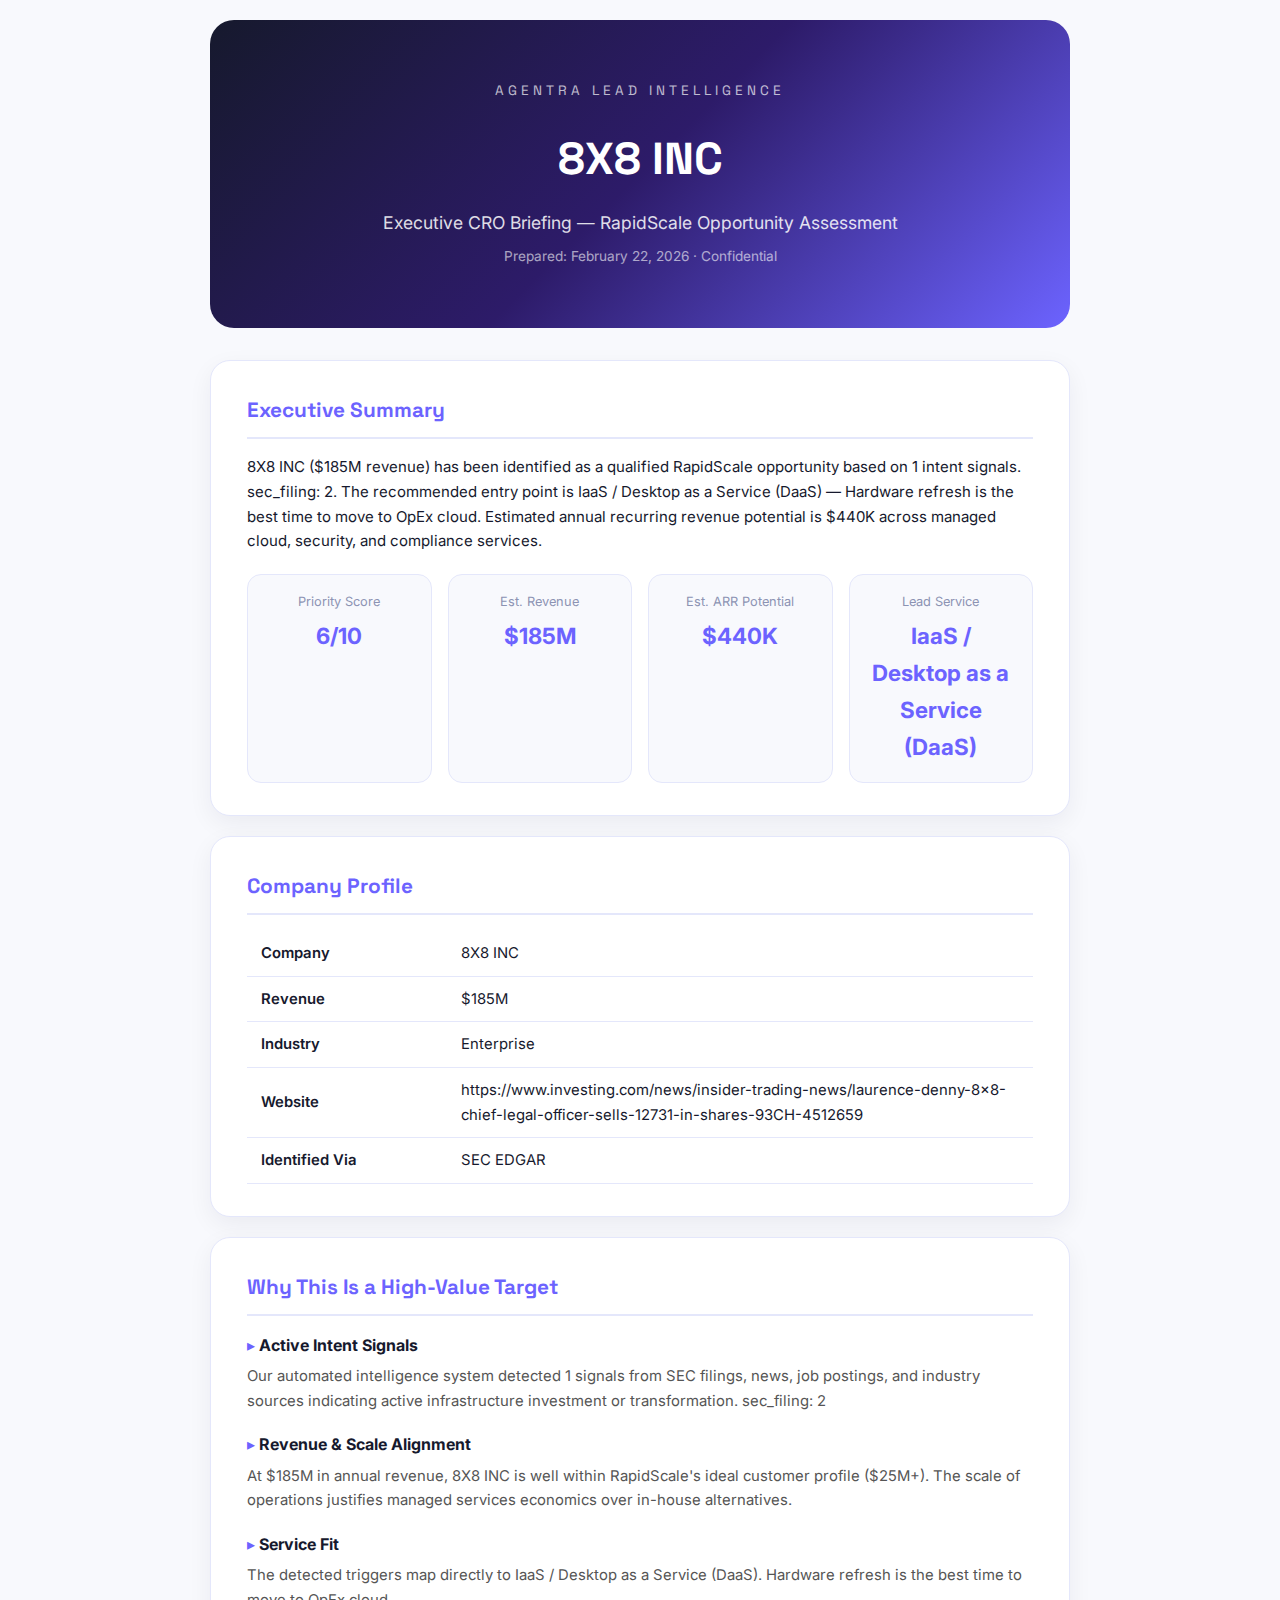
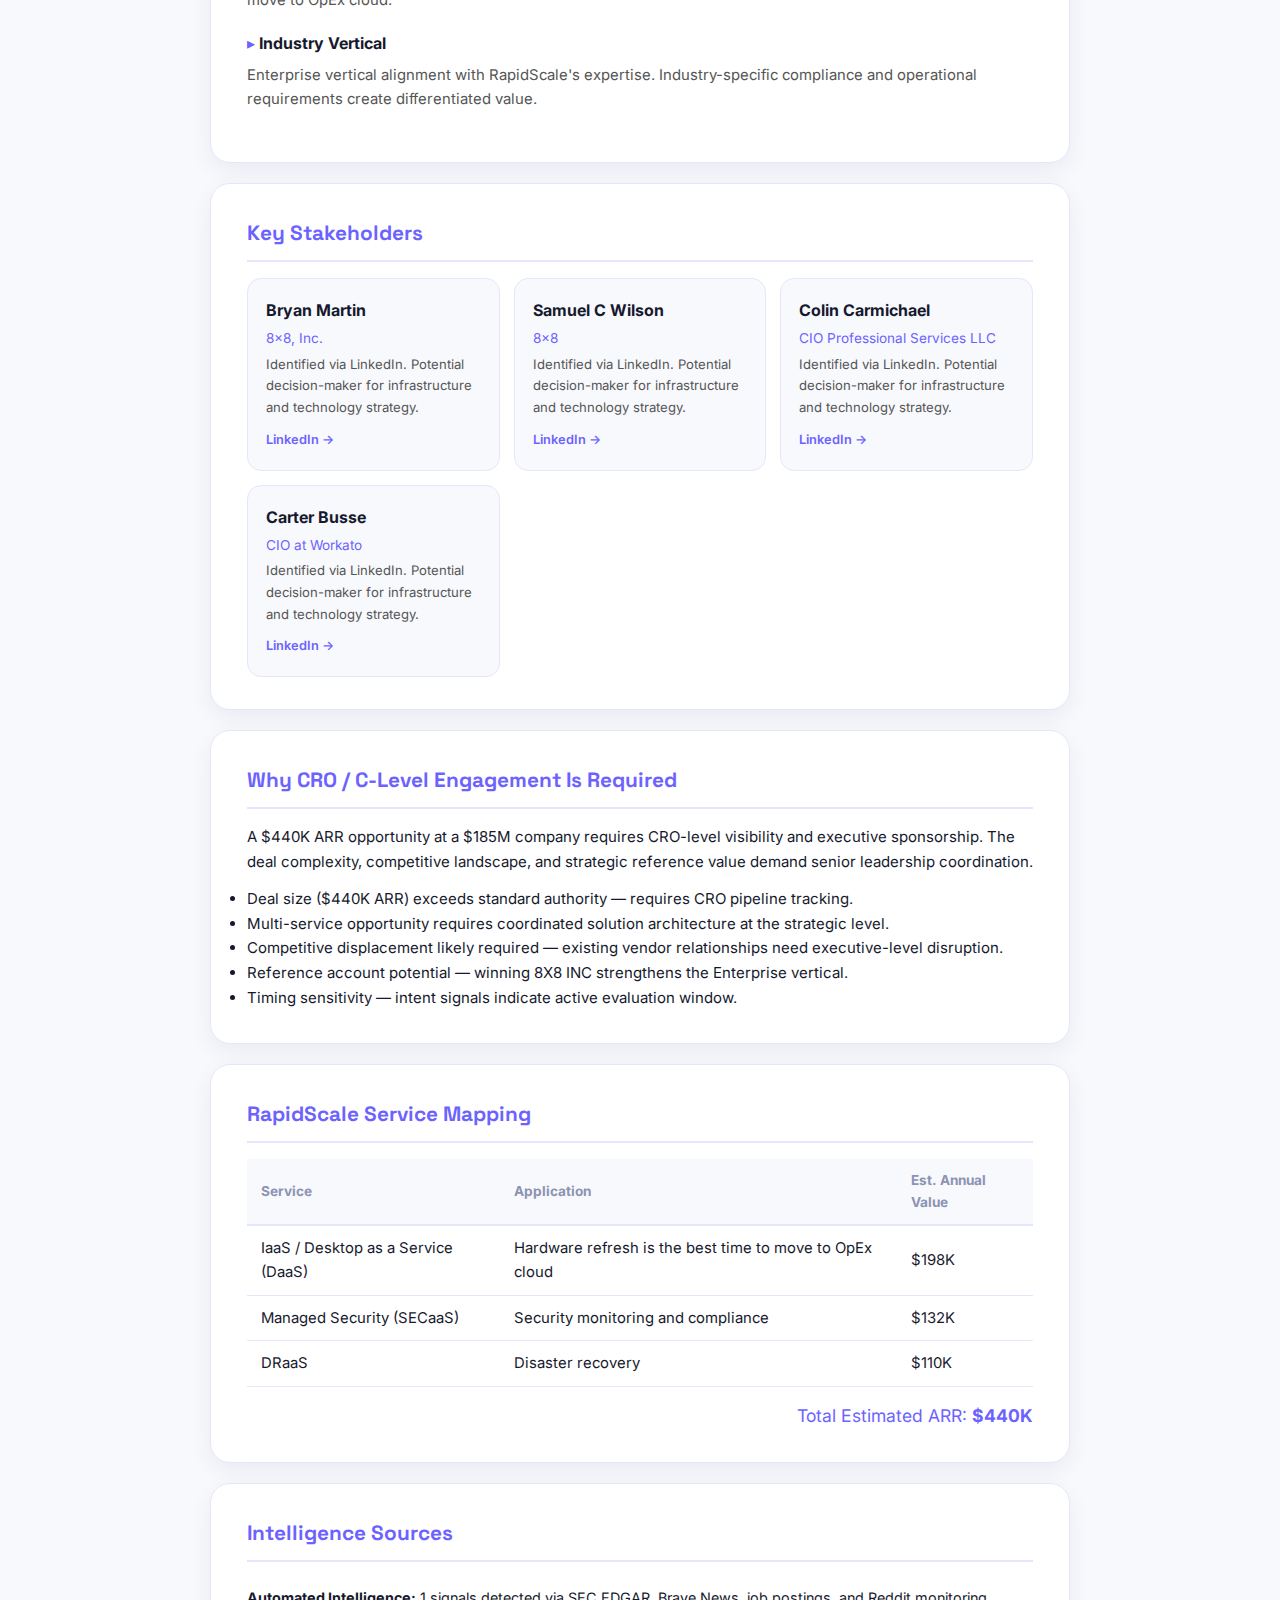
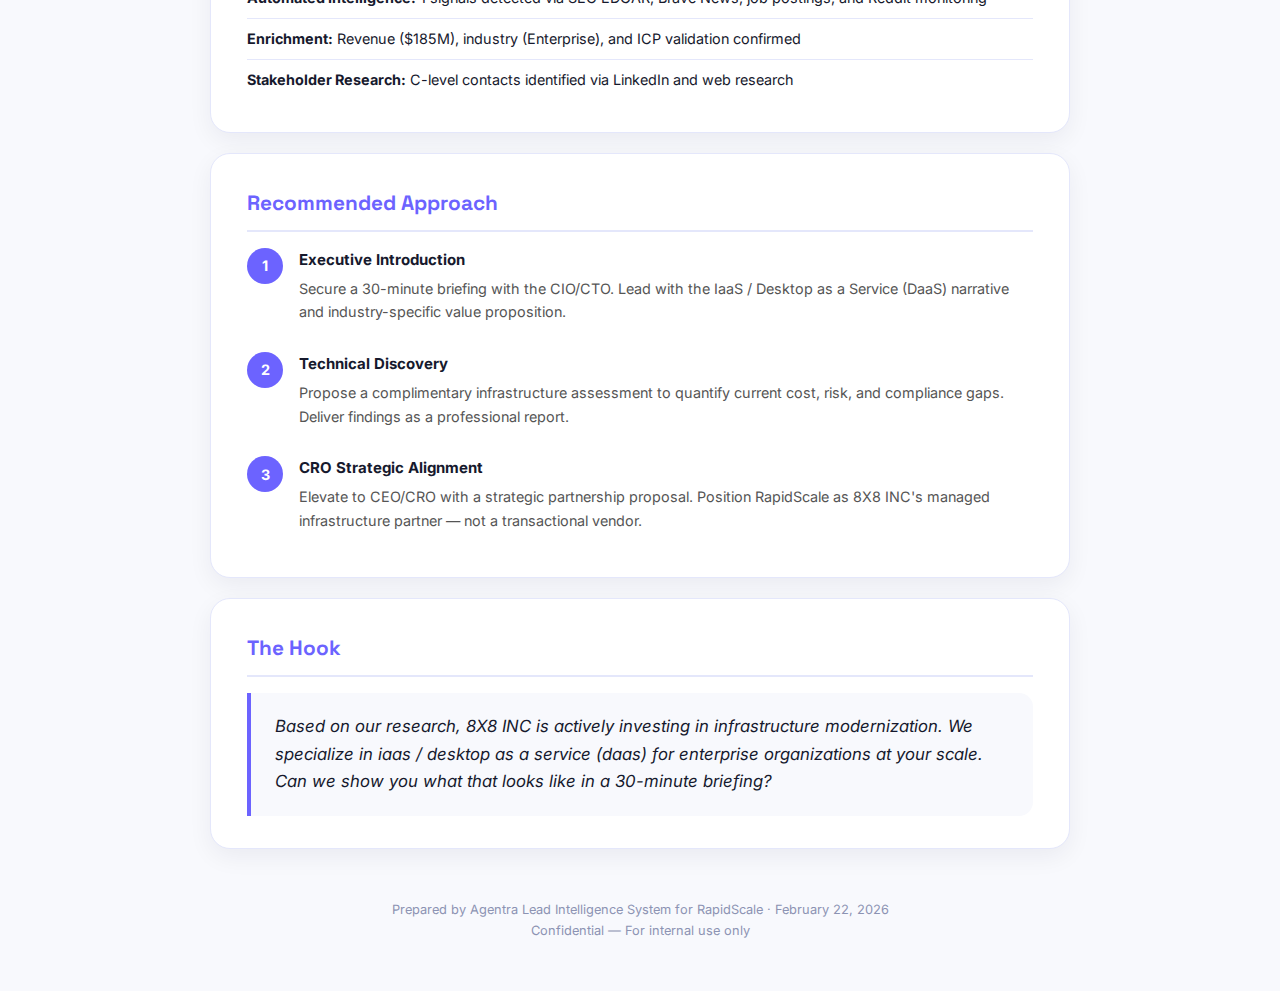
<file: briefs/8x8-inc.html>
<!DOCTYPE html><html lang="en"><head><meta charset="UTF-8"><meta name="viewport" content="width=device-width,initial-scale=1.0">
<link rel="stylesheet" href="brief-style.css"><title>CRO Brief — 8X8 INC</title></head>
<body><div id="brief"></div>
<script src="brief-template.js"></script>
<script>
renderBrief({
  company: "8X8 INC",
  date: "February 22, 2026",
  score: "6",
  estRevenue: "$185M",
  arrPotential: "$440K",
  leadService: "IaaS / Desktop as a Service (DaaS)",
  execSummary: "8X8 INC ($185M revenue) has been identified as a qualified RapidScale opportunity based on 1 intent signals. sec_filing: 2. The recommended entry point is IaaS / Desktop as a Service (DaaS) \u2014 Hardware refresh is the best time to move to OpEx cloud. Estimated annual recurring revenue potential is $440K across managed cloud, security, and compliance services.",
  profile: [
    ['Company', "8X8 INC"],
    ['Revenue', "$185M"],
    ['Industry', "Enterprise"],
    ['Website', "https://www.investing.com/news/insider-trading-news/laurence-denny-8x8-chief-legal-officer-sells-12731-in-shares-93CH-4512659"],
    ['Identified Via', "SEC EDGAR"]
  ],
  whyHighValue: [
    {title: 'Active Intent Signals', detail: "Our automated intelligence system detected 1 signals from SEC filings, news, job postings, and industry sources indicating active infrastructure investment or transformation. sec_filing: 2"},
    {title: 'Revenue & Scale Alignment', detail: "At $185M in annual revenue, 8X8 INC is well within RapidScale's ideal customer profile ($25M+). The scale of operations justifies managed services economics over in-house alternatives."},
    {title: 'Service Fit', detail: "The detected triggers map directly to IaaS / Desktop as a Service (DaaS). Hardware refresh is the best time to move to OpEx cloud."},
    {title: 'Industry Vertical', detail: "Enterprise vertical alignment with RapidScale's expertise. Industry-specific compliance and operational requirements create differentiated value."}
  ],
  stakeholders: [{"name": "Bryan Martin", "title": "8x8, Inc.", "linkedin": "https://www.linkedin.com/in/bryan-martin-866b859/", "relevance": "Identified via LinkedIn. Potential decision-maker for infrastructure and technology strategy."}, {"name": "Samuel C Wilson", "title": "8x8", "linkedin": "https://www.linkedin.com/in/samuelcwilson/", "relevance": "Identified via LinkedIn. Potential decision-maker for infrastructure and technology strategy."}, {"name": "Colin Carmichael", "title": "CIO Professional Services LLC", "linkedin": "https://www.linkedin.com/in/carmichael-colin/", "relevance": "Identified via LinkedIn. Potential decision-maker for infrastructure and technology strategy."}, {"name": "Carter Busse", "title": "CIO at Workato", "linkedin": "https://www.linkedin.com/in/carterbusse/", "relevance": "Identified via LinkedIn. Potential decision-maker for infrastructure and technology strategy."}],
  whyCRO: "A $440K ARR opportunity at a $185M company requires CRO-level visibility and executive sponsorship. The deal complexity, competitive landscape, and strategic reference value demand senior leadership coordination.",
  croReasons: [
    "Deal size ($440K ARR) exceeds standard authority \u2014 requires CRO pipeline tracking.",
    'Multi-service opportunity requires coordinated solution architecture at the strategic level.',
    'Competitive displacement likely required — existing vendor relationships need executive-level disruption.',
    "Reference account potential \u2014 winning 8X8 INC strengthens the Enterprise vertical.",
    'Timing sensitivity — intent signals indicate active evaluation window.'
  ],
  services: [{"name": "IaaS / Desktop as a Service (DaaS)", "application": "Hardware refresh is the best time to move to OpEx cloud", "value": "$198K"}, {"name": "Managed Security (SECaaS)", "application": "Security monitoring and compliance", "value": "$132K"}, {"name": "DRaaS", "application": "Disaster recovery", "value": "$110K"}],
  sources: [
    {type: 'Automated Intelligence', detail: "1 signals detected via SEC EDGAR, Brave News, job postings, and Reddit monitoring"},
    {type: 'Enrichment', detail: "Revenue ($185M), industry (Enterprise), and ICP validation confirmed"},
    {type: 'Stakeholder Research', detail: 'C-level contacts identified via LinkedIn and web research'}
  ],
  approach: [
    {title: 'Executive Introduction', detail: "Secure a 30-minute briefing with the CIO/CTO. Lead with the IaaS / Desktop as a Service (DaaS) narrative and industry-specific value proposition."},
    {title: 'Technical Discovery', detail: 'Propose a complimentary infrastructure assessment to quantify current cost, risk, and compliance gaps. Deliver findings as a professional report.'},
    {title: 'CRO Strategic Alignment', detail: "Elevate to CEO/CRO with a strategic partnership proposal. Position RapidScale as 8X8 INC's managed infrastructure partner \u2014 not a transactional vendor."}
  ],
  hook: "Based on our research, 8X8 INC is actively investing in infrastructure modernization. We specialize in iaas / desktop as a service (daas) for enterprise organizations at your scale. Can we show you what that looks like in a 30-minute briefing?"
});
</script></body></html>
</file>
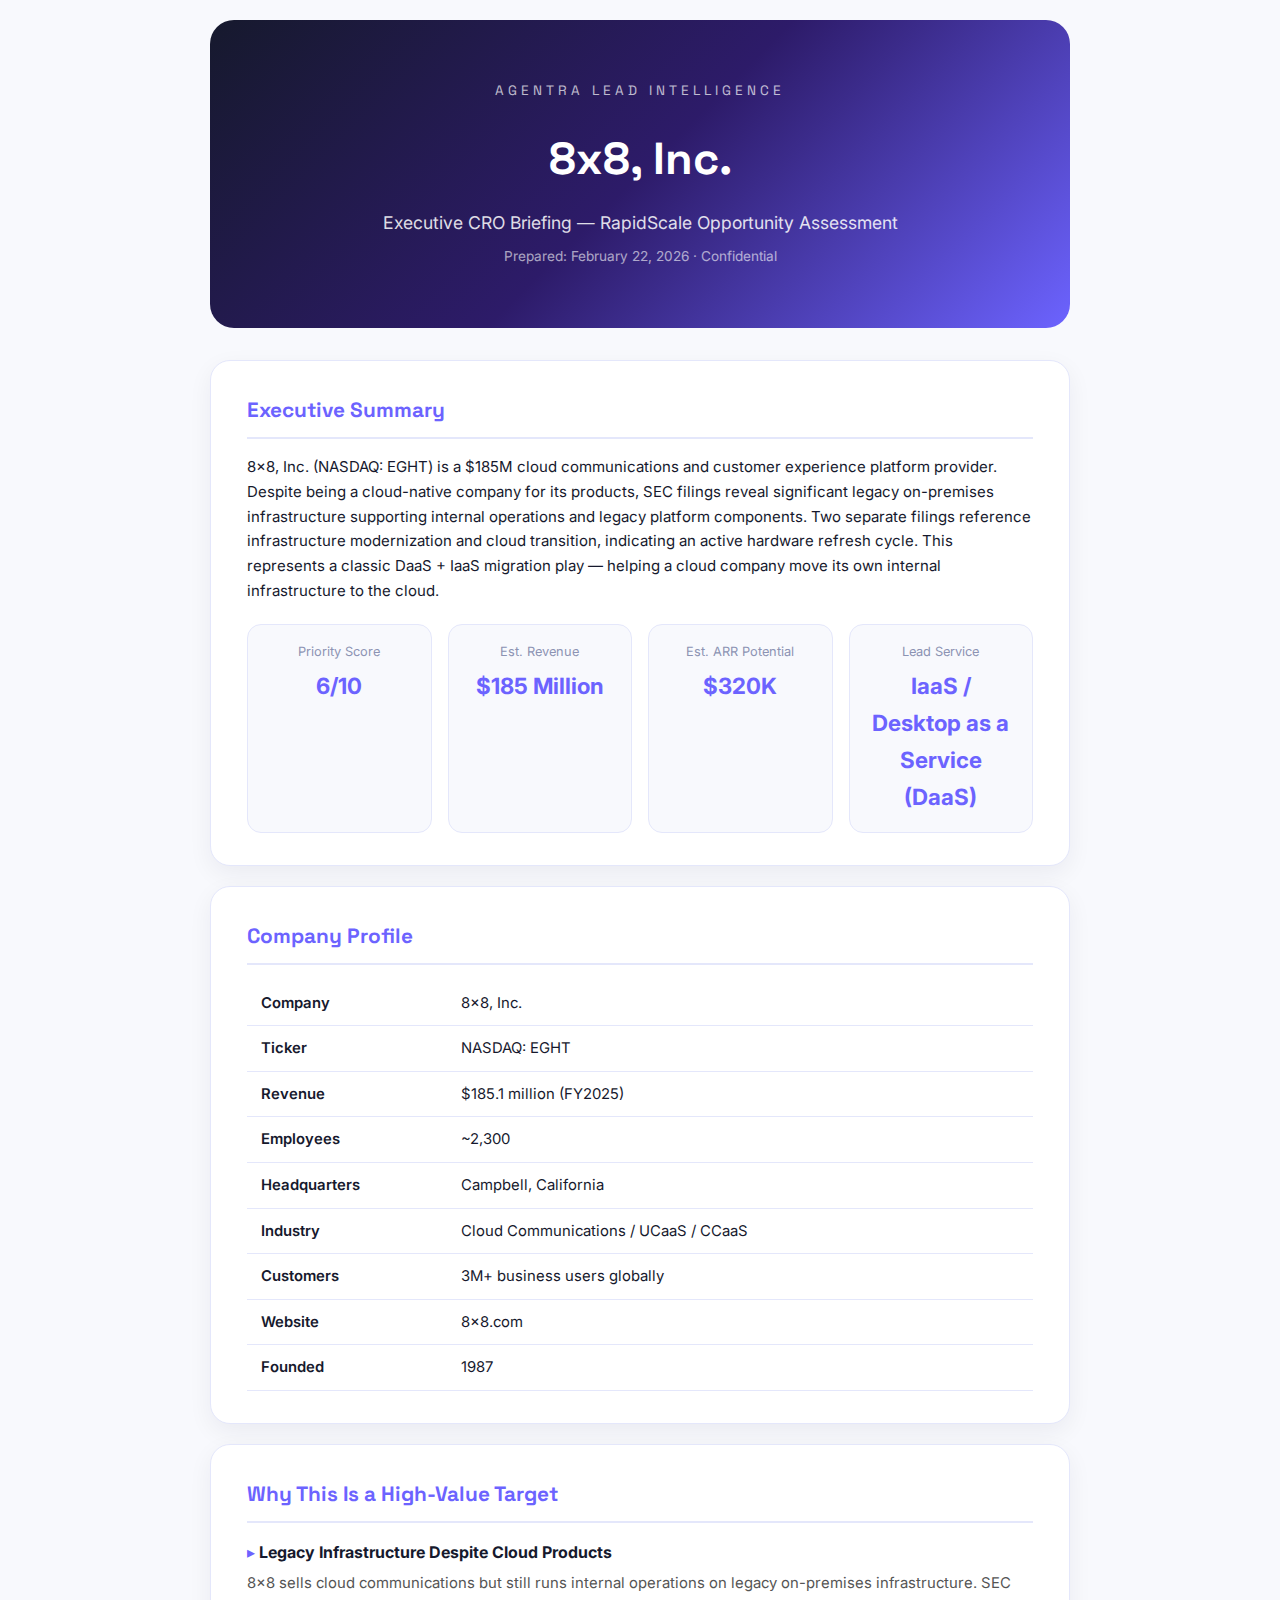
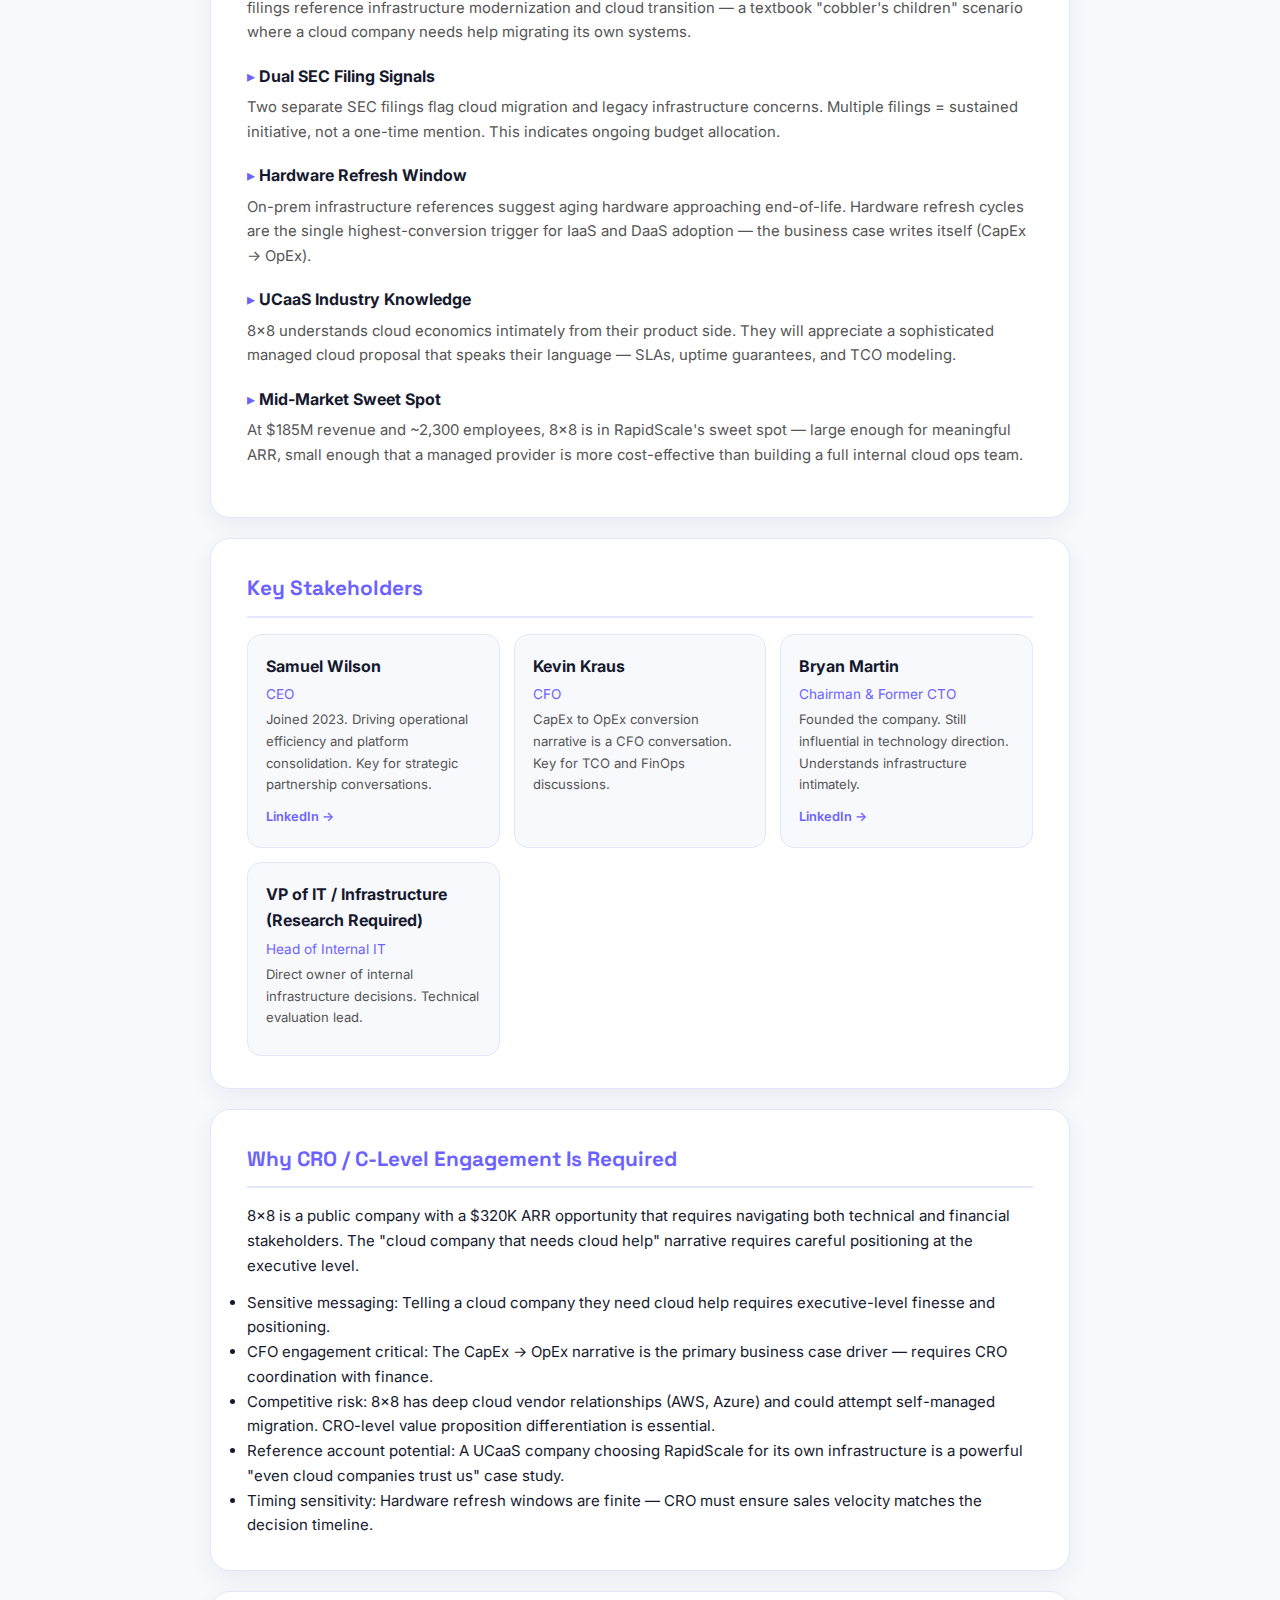
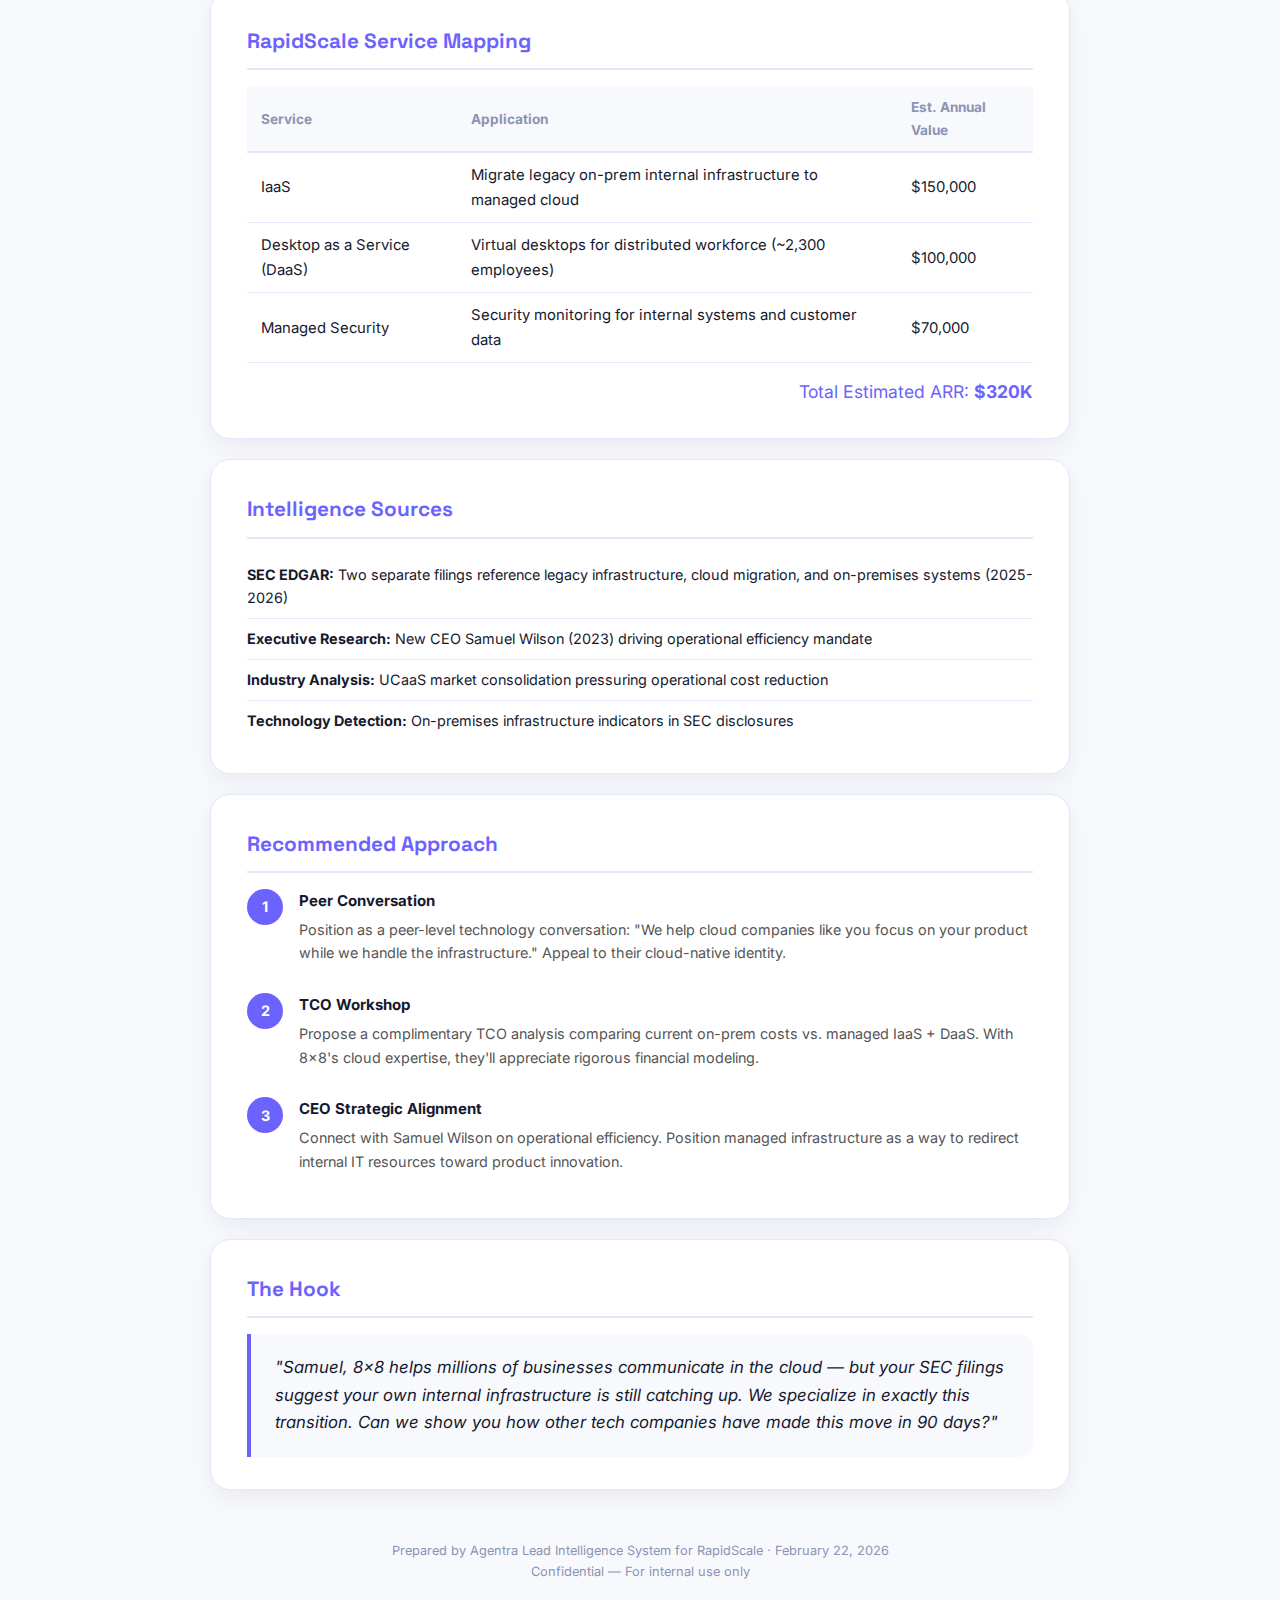
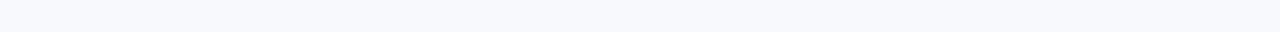
<file: briefs/8x8.html>
<!DOCTYPE html><html lang="en"><head><meta charset="UTF-8"><meta name="viewport" content="width=device-width,initial-scale=1.0">
<link rel="stylesheet" href="brief-style.css"><title>CRO Brief — 8x8 Inc</title></head>
<body><div id="brief"></div>
<script src="brief-template.js"></script>
<script>
renderBrief({
  company: '8x8, Inc.',
  date: 'February 22, 2026',
  score: '6',
  estRevenue: '$185 Million',
  arrPotential: '$320K',
  leadService: 'IaaS / Desktop as a Service (DaaS)',
  execSummary: `8x8, Inc. (NASDAQ: EGHT) is a $185M cloud communications and customer experience platform provider. Despite being a cloud-native company for its products, SEC filings reveal significant legacy on-premises infrastructure supporting internal operations and legacy platform components. Two separate filings reference infrastructure modernization and cloud transition, indicating an active hardware refresh cycle. This represents a classic DaaS + IaaS migration play — helping a cloud company move its own internal infrastructure to the cloud.`,
  profile: [
    ['Company', '8x8, Inc.'],
    ['Ticker', 'NASDAQ: EGHT'],
    ['Revenue', '$185.1 million (FY2025)'],
    ['Employees', '~2,300'],
    ['Headquarters', 'Campbell, California'],
    ['Industry', 'Cloud Communications / UCaaS / CCaaS'],
    ['Customers', '3M+ business users globally'],
    ['Website', '8x8.com'],
    ['Founded', '1987']
  ],
  whyHighValue: [
    {title: 'Legacy Infrastructure Despite Cloud Products', detail: '8x8 sells cloud communications but still runs internal operations on legacy on-premises infrastructure. SEC filings reference infrastructure modernization and cloud transition — a textbook "cobbler\'s children" scenario where a cloud company needs help migrating its own systems.'},
    {title: 'Dual SEC Filing Signals', detail: 'Two separate SEC filings flag cloud migration and legacy infrastructure concerns. Multiple filings = sustained initiative, not a one-time mention. This indicates ongoing budget allocation.'},
    {title: 'Hardware Refresh Window', detail: 'On-prem infrastructure references suggest aging hardware approaching end-of-life. Hardware refresh cycles are the single highest-conversion trigger for IaaS and DaaS adoption — the business case writes itself (CapEx → OpEx).'},
    {title: 'UCaaS Industry Knowledge', detail: '8x8 understands cloud economics intimately from their product side. They will appreciate a sophisticated managed cloud proposal that speaks their language — SLAs, uptime guarantees, and TCO modeling.'},
    {title: 'Mid-Market Sweet Spot', detail: 'At $185M revenue and ~2,300 employees, 8x8 is in RapidScale\'s sweet spot — large enough for meaningful ARR, small enough that a managed provider is more cost-effective than building a full internal cloud ops team.'}
  ],
  stakeholders: [
    {name: 'Samuel Wilson', title: 'CEO', relevance: 'Joined 2023. Driving operational efficiency and platform consolidation. Key for strategic partnership conversations.', linkedin: 'https://www.linkedin.com/in/samuelcwilson/'},
    {name: 'Kevin Kraus', title: 'CFO', relevance: 'CapEx to OpEx conversion narrative is a CFO conversation. Key for TCO and FinOps discussions.', linkedin: ''},
    {name: 'Bryan Martin', title: 'Chairman & Former CTO', relevance: 'Founded the company. Still influential in technology direction. Understands infrastructure intimately.', linkedin: 'https://www.linkedin.com/in/bryanmartin8x8/'},
    {name: 'VP of IT / Infrastructure (Research Required)', title: 'Head of Internal IT', relevance: 'Direct owner of internal infrastructure decisions. Technical evaluation lead.', linkedin: ''}
  ],
  whyCRO: '8x8 is a public company with a $320K ARR opportunity that requires navigating both technical and financial stakeholders. The "cloud company that needs cloud help" narrative requires careful positioning at the executive level.',
  croReasons: [
    'Sensitive messaging: Telling a cloud company they need cloud help requires executive-level finesse and positioning.',
    'CFO engagement critical: The CapEx → OpEx narrative is the primary business case driver — requires CRO coordination with finance.',
    'Competitive risk: 8x8 has deep cloud vendor relationships (AWS, Azure) and could attempt self-managed migration. CRO-level value proposition differentiation is essential.',
    'Reference account potential: A UCaaS company choosing RapidScale for its own infrastructure is a powerful "even cloud companies trust us" case study.',
    'Timing sensitivity: Hardware refresh windows are finite — CRO must ensure sales velocity matches the decision timeline.'
  ],
  services: [
    {name: 'IaaS', application: 'Migrate legacy on-prem internal infrastructure to managed cloud', value: '$150,000'},
    {name: 'Desktop as a Service (DaaS)', application: 'Virtual desktops for distributed workforce (~2,300 employees)', value: '$100,000'},
    {name: 'Managed Security', application: 'Security monitoring for internal systems and customer data', value: '$70,000'}
  ],
  sources: [
    {type: 'SEC EDGAR', detail: 'Two separate filings reference legacy infrastructure, cloud migration, and on-premises systems (2025-2026)'},
    {type: 'Executive Research', detail: 'New CEO Samuel Wilson (2023) driving operational efficiency mandate'},
    {type: 'Industry Analysis', detail: 'UCaaS market consolidation pressuring operational cost reduction'},
    {type: 'Technology Detection', detail: 'On-premises infrastructure indicators in SEC disclosures'}
  ],
  approach: [
    {title: 'Peer Conversation', detail: 'Position as a peer-level technology conversation: "We help cloud companies like you focus on your product while we handle the infrastructure." Appeal to their cloud-native identity.'},
    {title: 'TCO Workshop', detail: 'Propose a complimentary TCO analysis comparing current on-prem costs vs. managed IaaS + DaaS. With 8x8\'s cloud expertise, they\'ll appreciate rigorous financial modeling.'},
    {title: 'CEO Strategic Alignment', detail: 'Connect with Samuel Wilson on operational efficiency. Position managed infrastructure as a way to redirect internal IT resources toward product innovation.'}
  ],
  hook: '"Samuel, 8x8 helps millions of businesses communicate in the cloud — but your SEC filings suggest your own internal infrastructure is still catching up. We specialize in exactly this transition. Can we show you how other tech companies have made this move in 90 days?"'
});
</script></body></html>
</file>
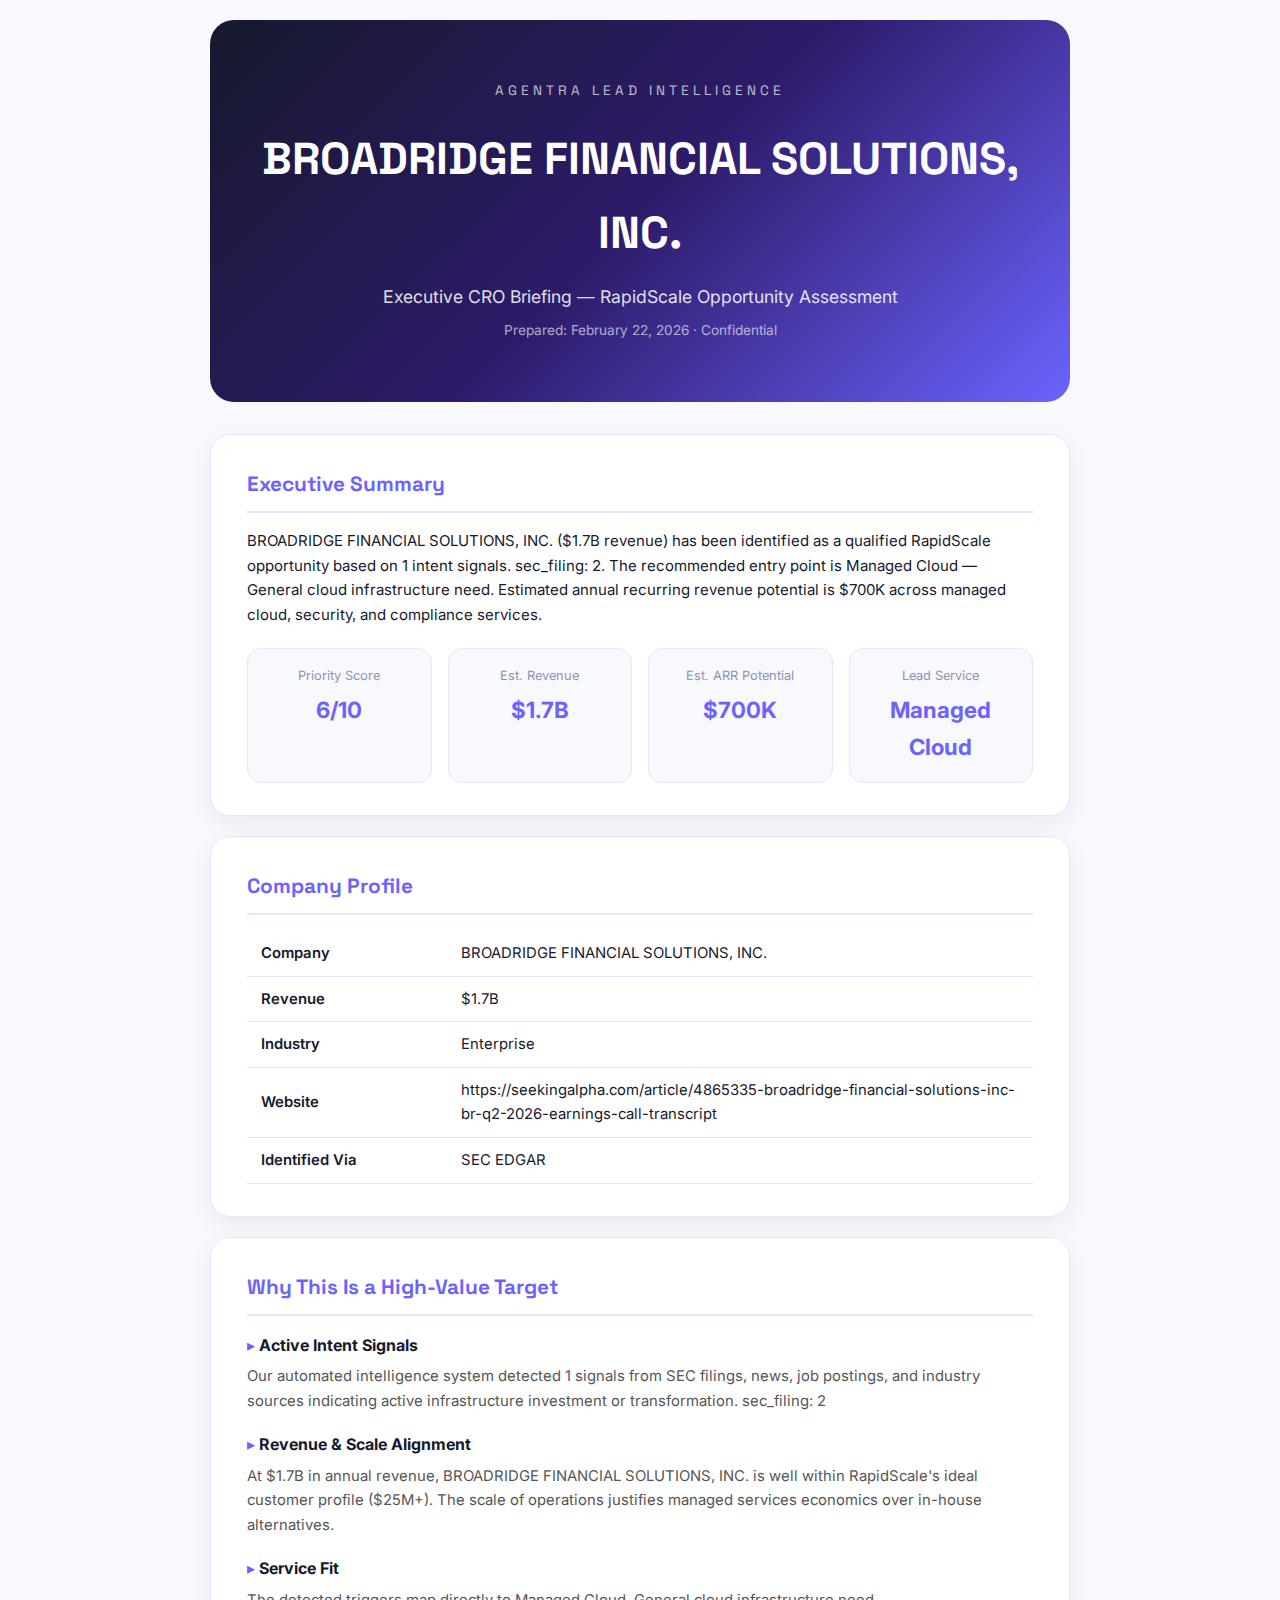
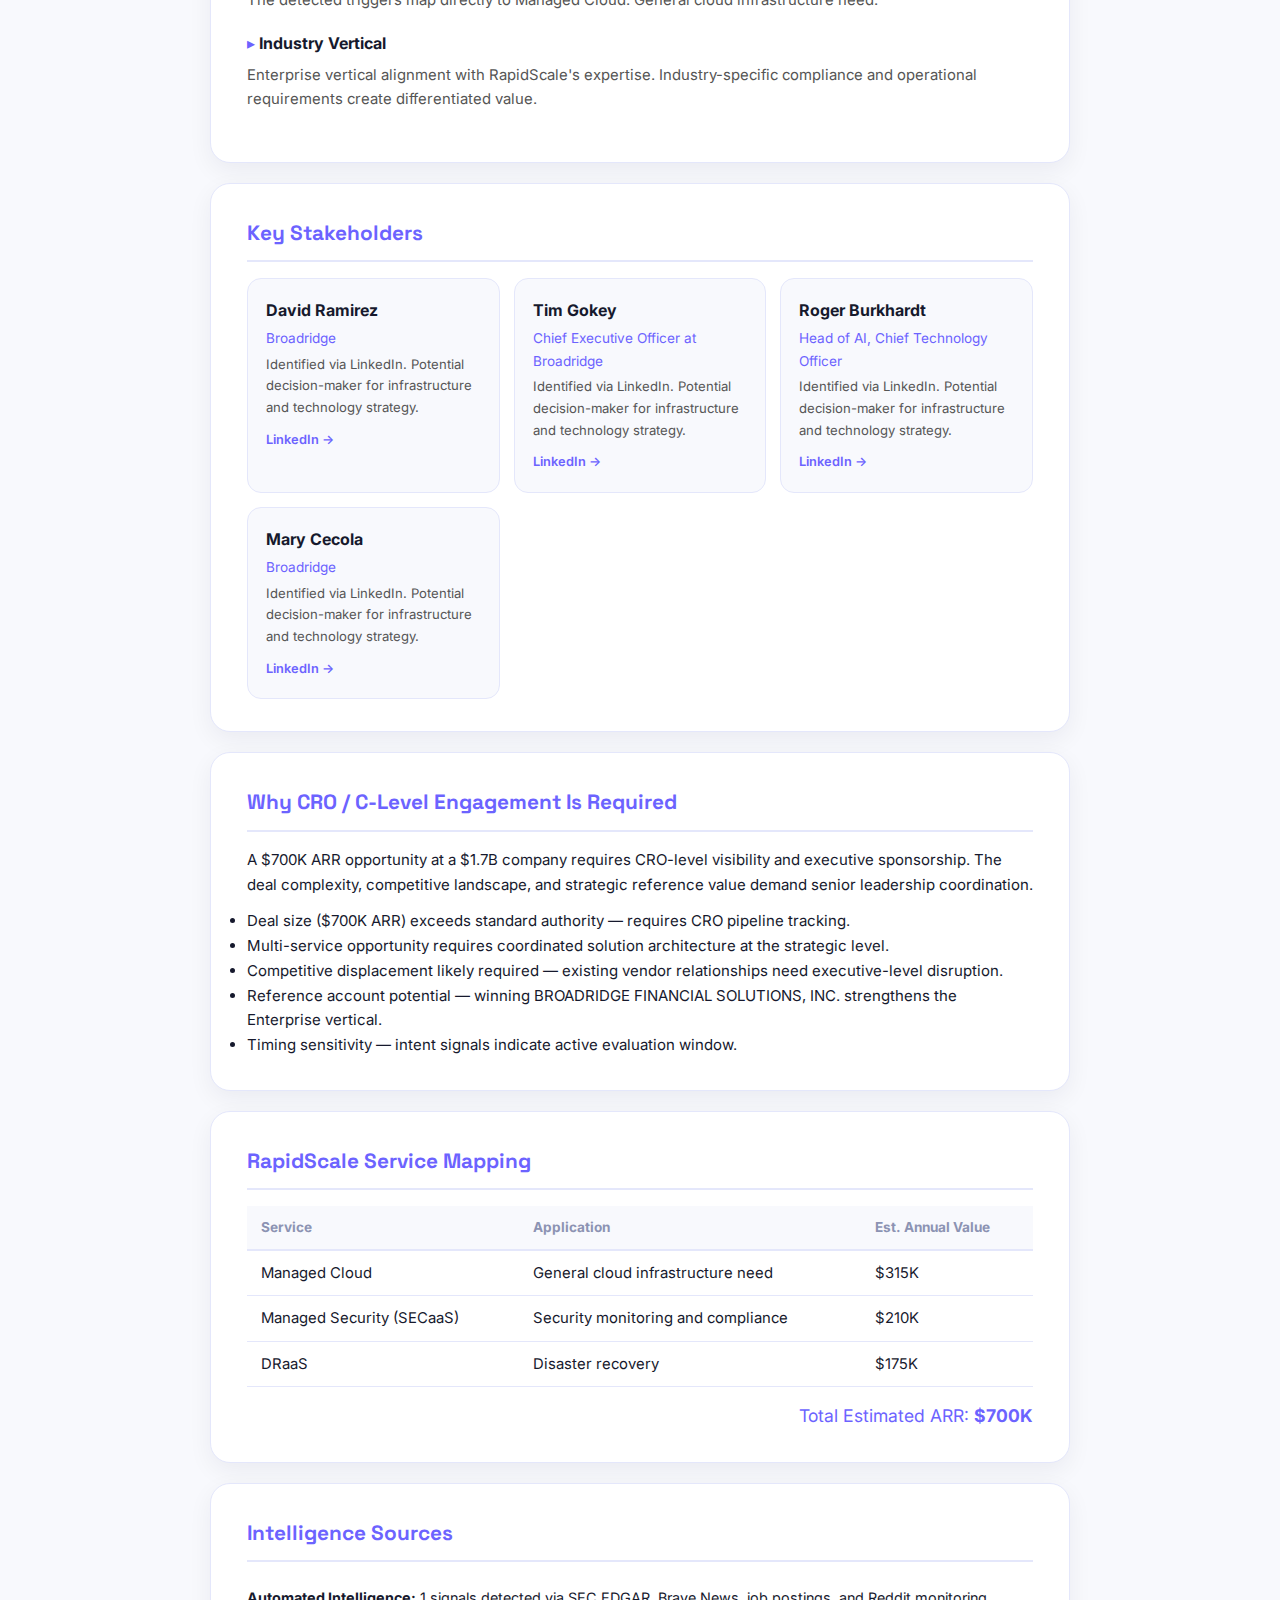
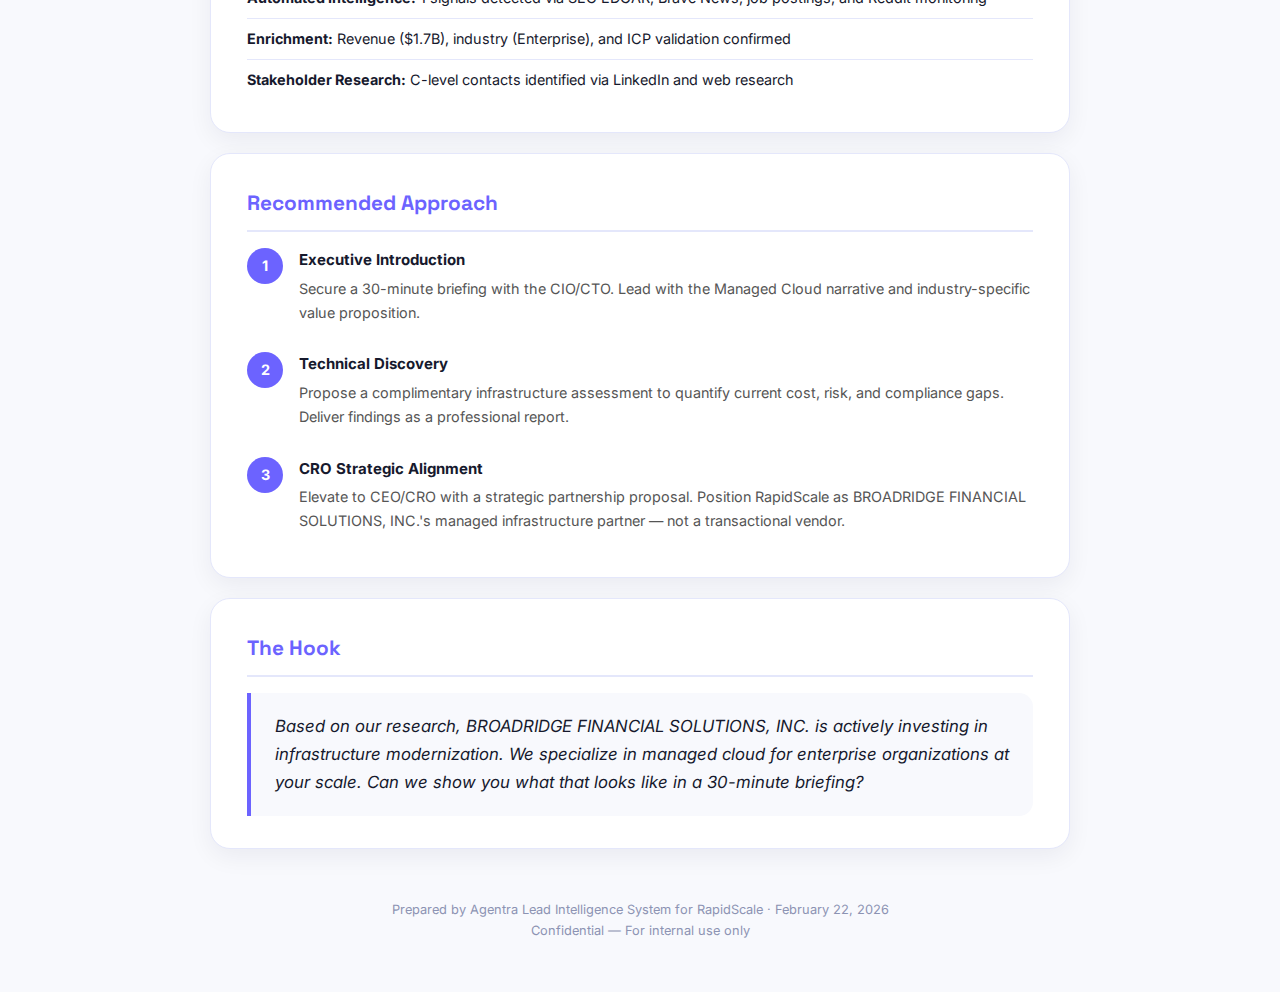
<file: briefs/broadridge-financial-solutions-inc.html>
<!DOCTYPE html><html lang="en"><head><meta charset="UTF-8"><meta name="viewport" content="width=device-width,initial-scale=1.0">
<link rel="stylesheet" href="brief-style.css"><title>CRO Brief — BROADRIDGE FINANCIAL SOLUTIONS, INC.</title></head>
<body><div id="brief"></div>
<script src="brief-template.js"></script>
<script>
renderBrief({
  company: "BROADRIDGE FINANCIAL SOLUTIONS, INC.",
  date: "February 22, 2026",
  score: "6",
  estRevenue: "$1.7B",
  arrPotential: "$700K",
  leadService: "Managed Cloud",
  execSummary: "BROADRIDGE FINANCIAL SOLUTIONS, INC. ($1.7B revenue) has been identified as a qualified RapidScale opportunity based on 1 intent signals. sec_filing: 2. The recommended entry point is Managed Cloud \u2014 General cloud infrastructure need. Estimated annual recurring revenue potential is $700K across managed cloud, security, and compliance services.",
  profile: [
    ['Company', "BROADRIDGE FINANCIAL SOLUTIONS, INC."],
    ['Revenue', "$1.7B"],
    ['Industry', "Enterprise"],
    ['Website', "https://seekingalpha.com/article/4865335-broadridge-financial-solutions-inc-br-q2-2026-earnings-call-transcript"],
    ['Identified Via', "SEC EDGAR"]
  ],
  whyHighValue: [
    {title: 'Active Intent Signals', detail: "Our automated intelligence system detected 1 signals from SEC filings, news, job postings, and industry sources indicating active infrastructure investment or transformation. sec_filing: 2"},
    {title: 'Revenue & Scale Alignment', detail: "At $1.7B in annual revenue, BROADRIDGE FINANCIAL SOLUTIONS, INC. is well within RapidScale's ideal customer profile ($25M+). The scale of operations justifies managed services economics over in-house alternatives."},
    {title: 'Service Fit', detail: "The detected triggers map directly to Managed Cloud. General cloud infrastructure need."},
    {title: 'Industry Vertical', detail: "Enterprise vertical alignment with RapidScale's expertise. Industry-specific compliance and operational requirements create differentiated value."}
  ],
  stakeholders: [{"name": "David Ramirez", "title": "Broadridge", "linkedin": "https://www.linkedin.com/in/davidramirez999/", "relevance": "Identified via LinkedIn. Potential decision-maker for infrastructure and technology strategy."}, {"name": "Tim Gokey", "title": "Chief Executive Officer at Broadridge", "linkedin": "https://www.linkedin.com/in/timgokey/", "relevance": "Identified via LinkedIn. Potential decision-maker for infrastructure and technology strategy."}, {"name": "Roger Burkhardt", "title": "Head of AI, Chief Technology Officer", "linkedin": "https://www.linkedin.com/in/rogerburkhardt/", "relevance": "Identified via LinkedIn. Potential decision-maker for infrastructure and technology strategy."}, {"name": "Mary Cecola", "title": "Broadridge", "linkedin": "https://www.linkedin.com/in/marycecola/", "relevance": "Identified via LinkedIn. Potential decision-maker for infrastructure and technology strategy."}],
  whyCRO: "A $700K ARR opportunity at a $1.7B company requires CRO-level visibility and executive sponsorship. The deal complexity, competitive landscape, and strategic reference value demand senior leadership coordination.",
  croReasons: [
    "Deal size ($700K ARR) exceeds standard authority \u2014 requires CRO pipeline tracking.",
    'Multi-service opportunity requires coordinated solution architecture at the strategic level.',
    'Competitive displacement likely required — existing vendor relationships need executive-level disruption.',
    "Reference account potential \u2014 winning BROADRIDGE FINANCIAL SOLUTIONS, INC. strengthens the Enterprise vertical.",
    'Timing sensitivity — intent signals indicate active evaluation window.'
  ],
  services: [{"name": "Managed Cloud", "application": "General cloud infrastructure need", "value": "$315K"}, {"name": "Managed Security (SECaaS)", "application": "Security monitoring and compliance", "value": "$210K"}, {"name": "DRaaS", "application": "Disaster recovery", "value": "$175K"}],
  sources: [
    {type: 'Automated Intelligence', detail: "1 signals detected via SEC EDGAR, Brave News, job postings, and Reddit monitoring"},
    {type: 'Enrichment', detail: "Revenue ($1.7B), industry (Enterprise), and ICP validation confirmed"},
    {type: 'Stakeholder Research', detail: 'C-level contacts identified via LinkedIn and web research'}
  ],
  approach: [
    {title: 'Executive Introduction', detail: "Secure a 30-minute briefing with the CIO/CTO. Lead with the Managed Cloud narrative and industry-specific value proposition."},
    {title: 'Technical Discovery', detail: 'Propose a complimentary infrastructure assessment to quantify current cost, risk, and compliance gaps. Deliver findings as a professional report.'},
    {title: 'CRO Strategic Alignment', detail: "Elevate to CEO/CRO with a strategic partnership proposal. Position RapidScale as BROADRIDGE FINANCIAL SOLUTIONS, INC.'s managed infrastructure partner \u2014 not a transactional vendor."}
  ],
  hook: "Based on our research, BROADRIDGE FINANCIAL SOLUTIONS, INC. is actively investing in infrastructure modernization. We specialize in managed cloud for enterprise organizations at your scale. Can we show you what that looks like in a 30-minute briefing?"
});
</script></body></html>
</file>
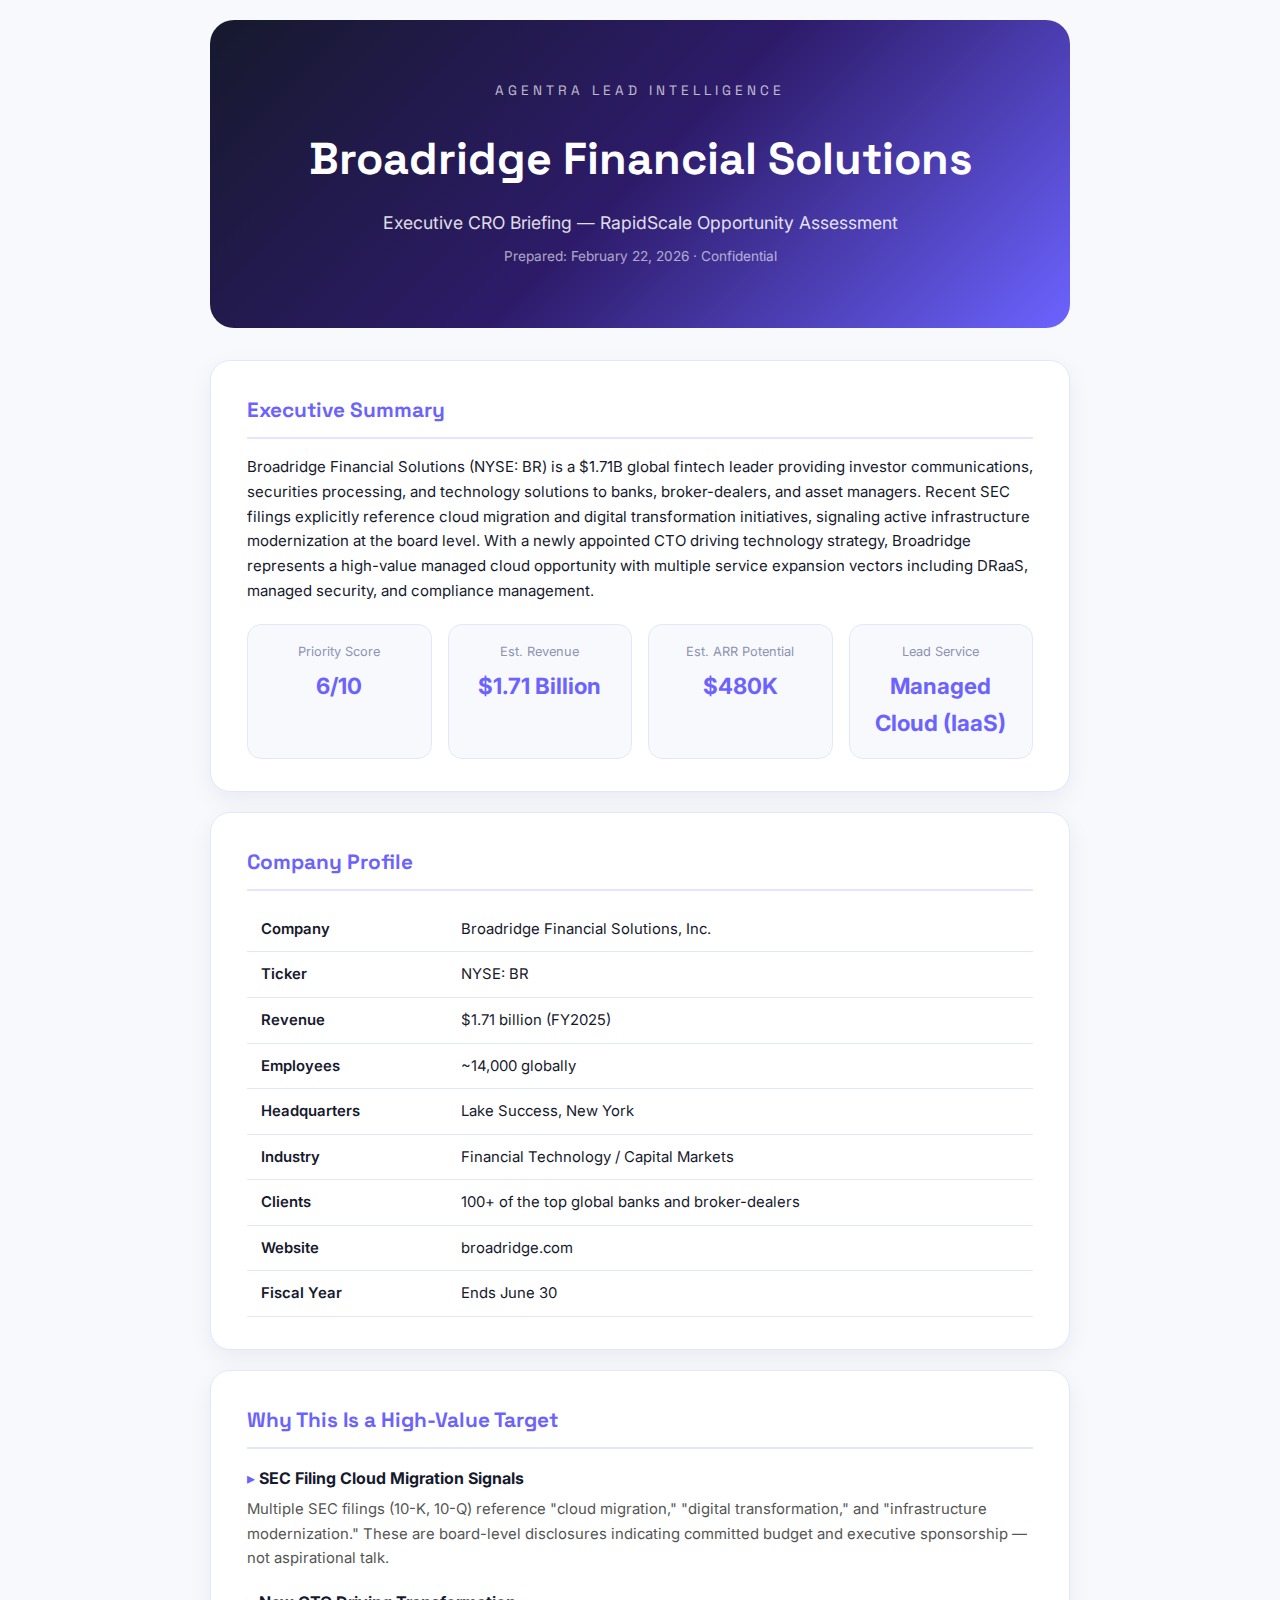
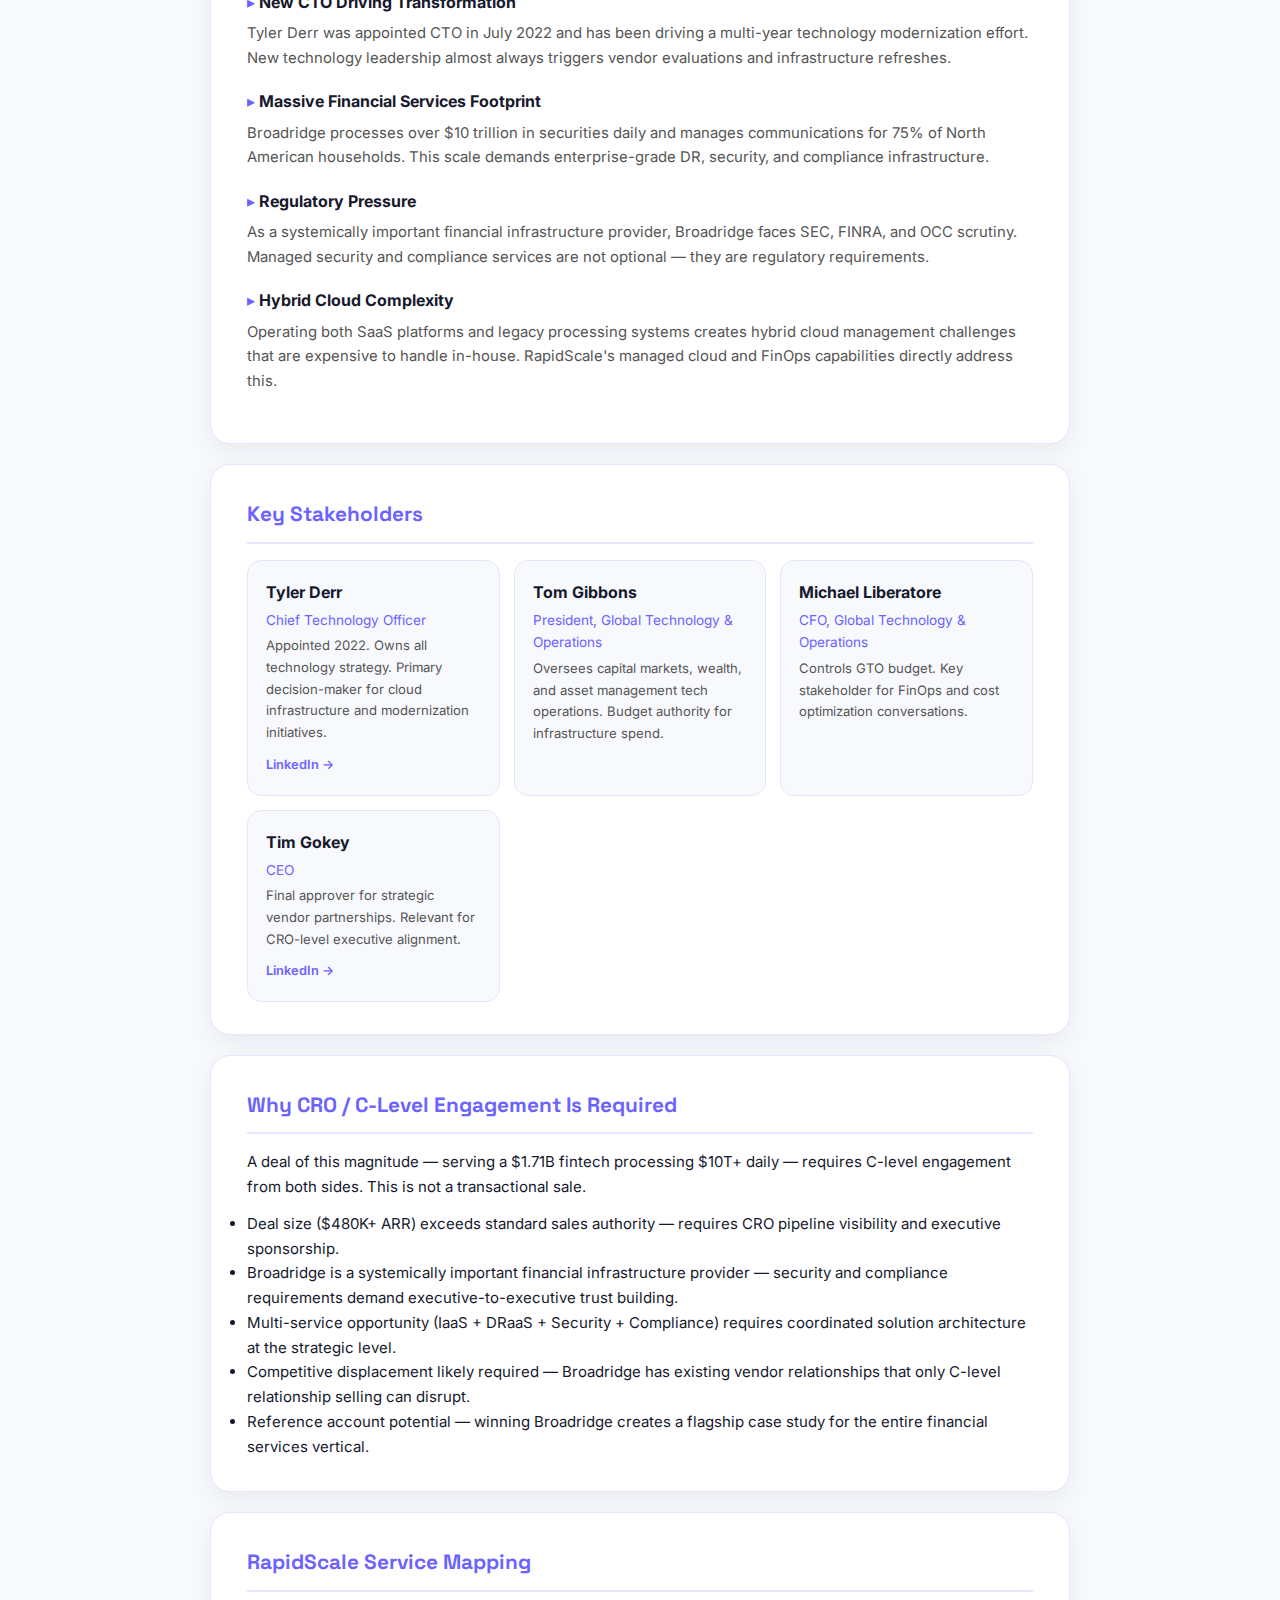
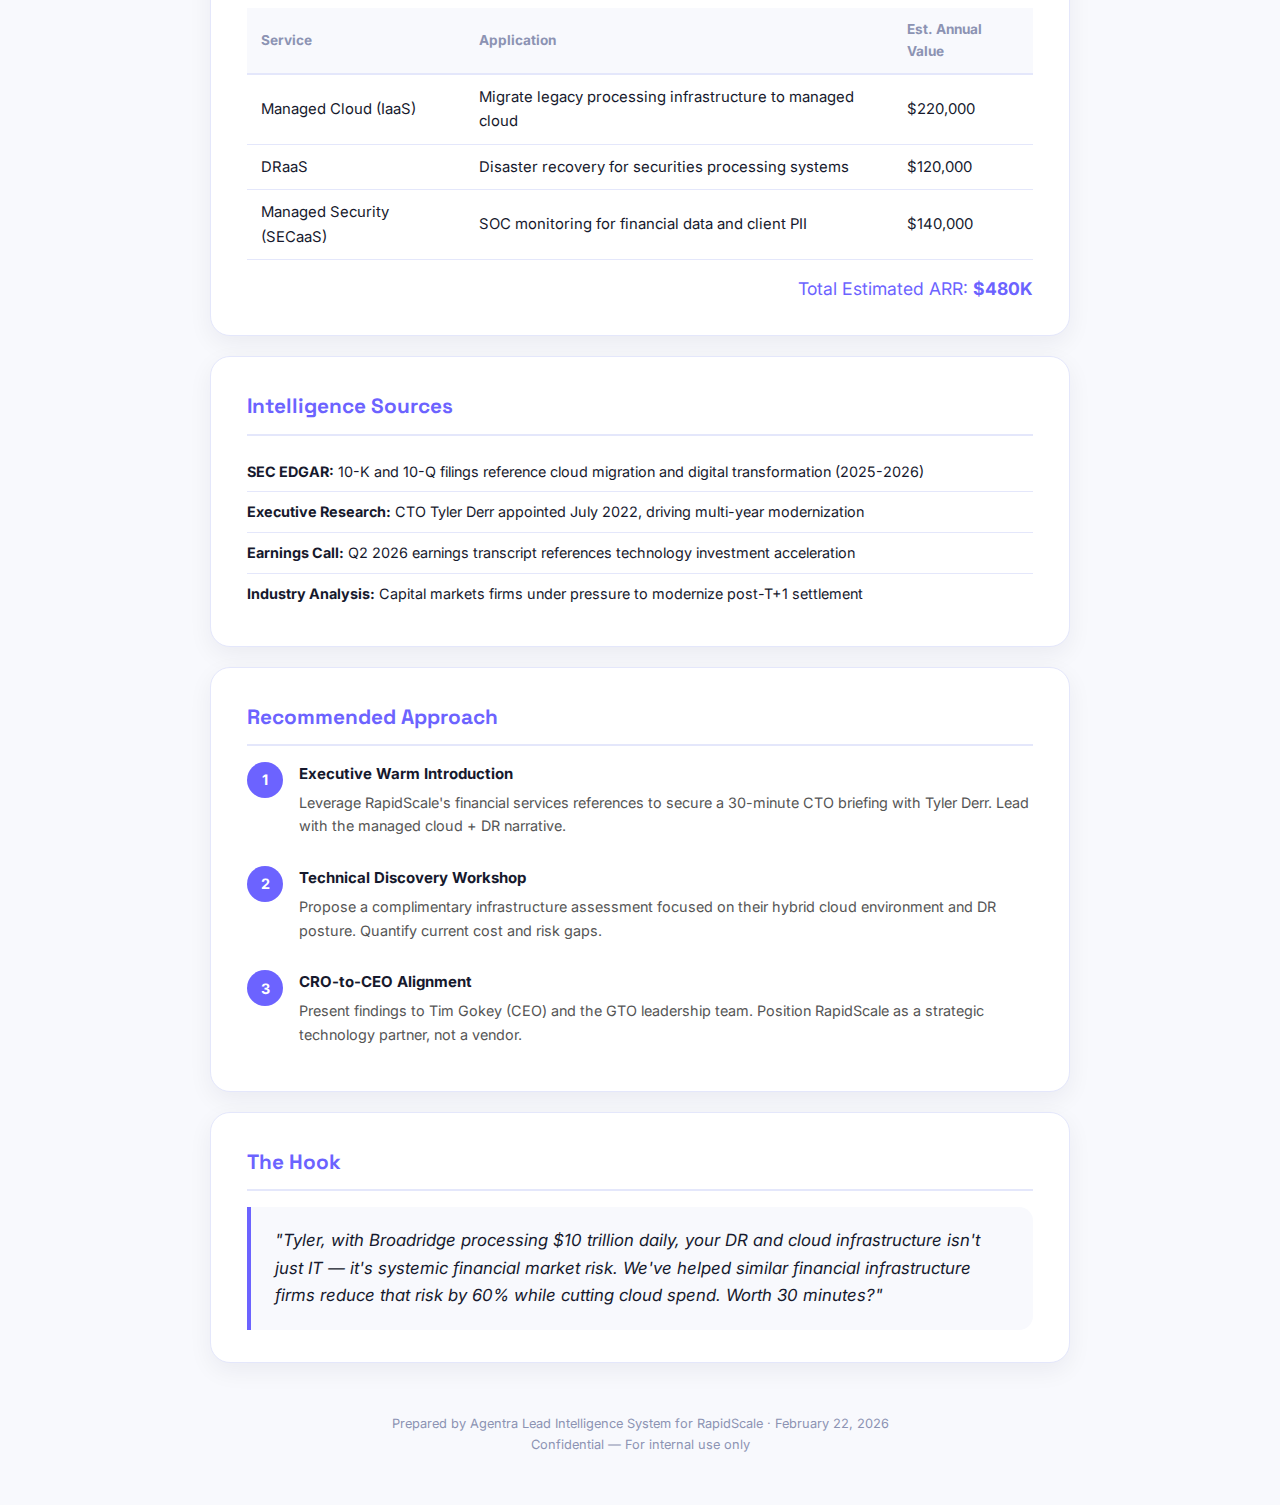
<file: briefs/broadridge.html>
<!DOCTYPE html><html lang="en"><head><meta charset="UTF-8"><meta name="viewport" content="width=device-width,initial-scale=1.0">
<link rel="stylesheet" href="brief-style.css"><title>CRO Brief — Broadridge Financial Solutions</title></head>
<body><div id="brief"></div>
<script src="brief-template.js"></script>
<script>
renderBrief({
  company: 'Broadridge Financial Solutions',
  date: 'February 22, 2026',
  score: '6',
  estRevenue: '$1.71 Billion',
  arrPotential: '$480K',
  leadService: 'Managed Cloud (IaaS)',
  execSummary: `Broadridge Financial Solutions (NYSE: BR) is a $1.71B global fintech leader providing investor communications, securities processing, and technology solutions to banks, broker-dealers, and asset managers. Recent SEC filings explicitly reference cloud migration and digital transformation initiatives, signaling active infrastructure modernization at the board level. With a newly appointed CTO driving technology strategy, Broadridge represents a high-value managed cloud opportunity with multiple service expansion vectors including DRaaS, managed security, and compliance management.`,
  profile: [
    ['Company', 'Broadridge Financial Solutions, Inc.'],
    ['Ticker', 'NYSE: BR'],
    ['Revenue', '$1.71 billion (FY2025)'],
    ['Employees', '~14,000 globally'],
    ['Headquarters', 'Lake Success, New York'],
    ['Industry', 'Financial Technology / Capital Markets'],
    ['Clients', '100+ of the top global banks and broker-dealers'],
    ['Website', 'broadridge.com'],
    ['Fiscal Year', 'Ends June 30']
  ],
  whyHighValue: [
    {title: 'SEC Filing Cloud Migration Signals', detail: 'Multiple SEC filings (10-K, 10-Q) reference "cloud migration," "digital transformation," and "infrastructure modernization." These are board-level disclosures indicating committed budget and executive sponsorship — not aspirational talk.'},
    {title: 'New CTO Driving Transformation', detail: 'Tyler Derr was appointed CTO in July 2022 and has been driving a multi-year technology modernization effort. New technology leadership almost always triggers vendor evaluations and infrastructure refreshes.'},
    {title: 'Massive Financial Services Footprint', detail: 'Broadridge processes over $10 trillion in securities daily and manages communications for 75% of North American households. This scale demands enterprise-grade DR, security, and compliance infrastructure.'},
    {title: 'Regulatory Pressure', detail: 'As a systemically important financial infrastructure provider, Broadridge faces SEC, FINRA, and OCC scrutiny. Managed security and compliance services are not optional — they are regulatory requirements.'},
    {title: 'Hybrid Cloud Complexity', detail: 'Operating both SaaS platforms and legacy processing systems creates hybrid cloud management challenges that are expensive to handle in-house. RapidScale\'s managed cloud and FinOps capabilities directly address this.'}
  ],
  stakeholders: [
    {name: 'Tyler Derr', title: 'Chief Technology Officer', relevance: 'Appointed 2022. Owns all technology strategy. Primary decision-maker for cloud infrastructure and modernization initiatives.', linkedin: 'https://www.linkedin.com/in/tylerderr/'},
    {name: 'Tom Gibbons', title: 'President, Global Technology & Operations', relevance: 'Oversees capital markets, wealth, and asset management tech operations. Budget authority for infrastructure spend.', linkedin: ''},
    {name: 'Michael Liberatore', title: 'CFO, Global Technology & Operations', relevance: 'Controls GTO budget. Key stakeholder for FinOps and cost optimization conversations.', linkedin: ''},
    {name: 'Tim Gokey', title: 'CEO', relevance: 'Final approver for strategic vendor partnerships. Relevant for CRO-level executive alignment.', linkedin: 'https://www.linkedin.com/in/timgokey/'}
  ],
  whyCRO: 'A deal of this magnitude — serving a $1.71B fintech processing $10T+ daily — requires C-level engagement from both sides. This is not a transactional sale.',
  croReasons: [
    'Deal size ($480K+ ARR) exceeds standard sales authority — requires CRO pipeline visibility and executive sponsorship.',
    'Broadridge is a systemically important financial infrastructure provider — security and compliance requirements demand executive-to-executive trust building.',
    'Multi-service opportunity (IaaS + DRaaS + Security + Compliance) requires coordinated solution architecture at the strategic level.',
    'Competitive displacement likely required — Broadridge has existing vendor relationships that only C-level relationship selling can disrupt.',
    'Reference account potential — winning Broadridge creates a flagship case study for the entire financial services vertical.'
  ],
  services: [
    {name: 'Managed Cloud (IaaS)', application: 'Migrate legacy processing infrastructure to managed cloud', value: '$220,000'},
    {name: 'DRaaS', application: 'Disaster recovery for securities processing systems', value: '$120,000'},
    {name: 'Managed Security (SECaaS)', application: 'SOC monitoring for financial data and client PII', value: '$140,000'}
  ],
  sources: [
    {type: 'SEC EDGAR', detail: '10-K and 10-Q filings reference cloud migration and digital transformation (2025-2026)'},
    {type: 'Executive Research', detail: 'CTO Tyler Derr appointed July 2022, driving multi-year modernization'},
    {type: 'Earnings Call', detail: 'Q2 2026 earnings transcript references technology investment acceleration'},
    {type: 'Industry Analysis', detail: 'Capital markets firms under pressure to modernize post-T+1 settlement'}
  ],
  approach: [
    {title: 'Executive Warm Introduction', detail: 'Leverage RapidScale\'s financial services references to secure a 30-minute CTO briefing with Tyler Derr. Lead with the managed cloud + DR narrative.'},
    {title: 'Technical Discovery Workshop', detail: 'Propose a complimentary infrastructure assessment focused on their hybrid cloud environment and DR posture. Quantify current cost and risk gaps.'},
    {title: 'CRO-to-CEO Alignment', detail: 'Present findings to Tim Gokey (CEO) and the GTO leadership team. Position RapidScale as a strategic technology partner, not a vendor.'}
  ],
  hook: '"Tyler, with Broadridge processing $10 trillion daily, your DR and cloud infrastructure isn\'t just IT — it\'s systemic financial market risk. We\'ve helped similar financial infrastructure firms reduce that risk by 60% while cutting cloud spend. Worth 30 minutes?"'
});
</script></body></html>
</file>
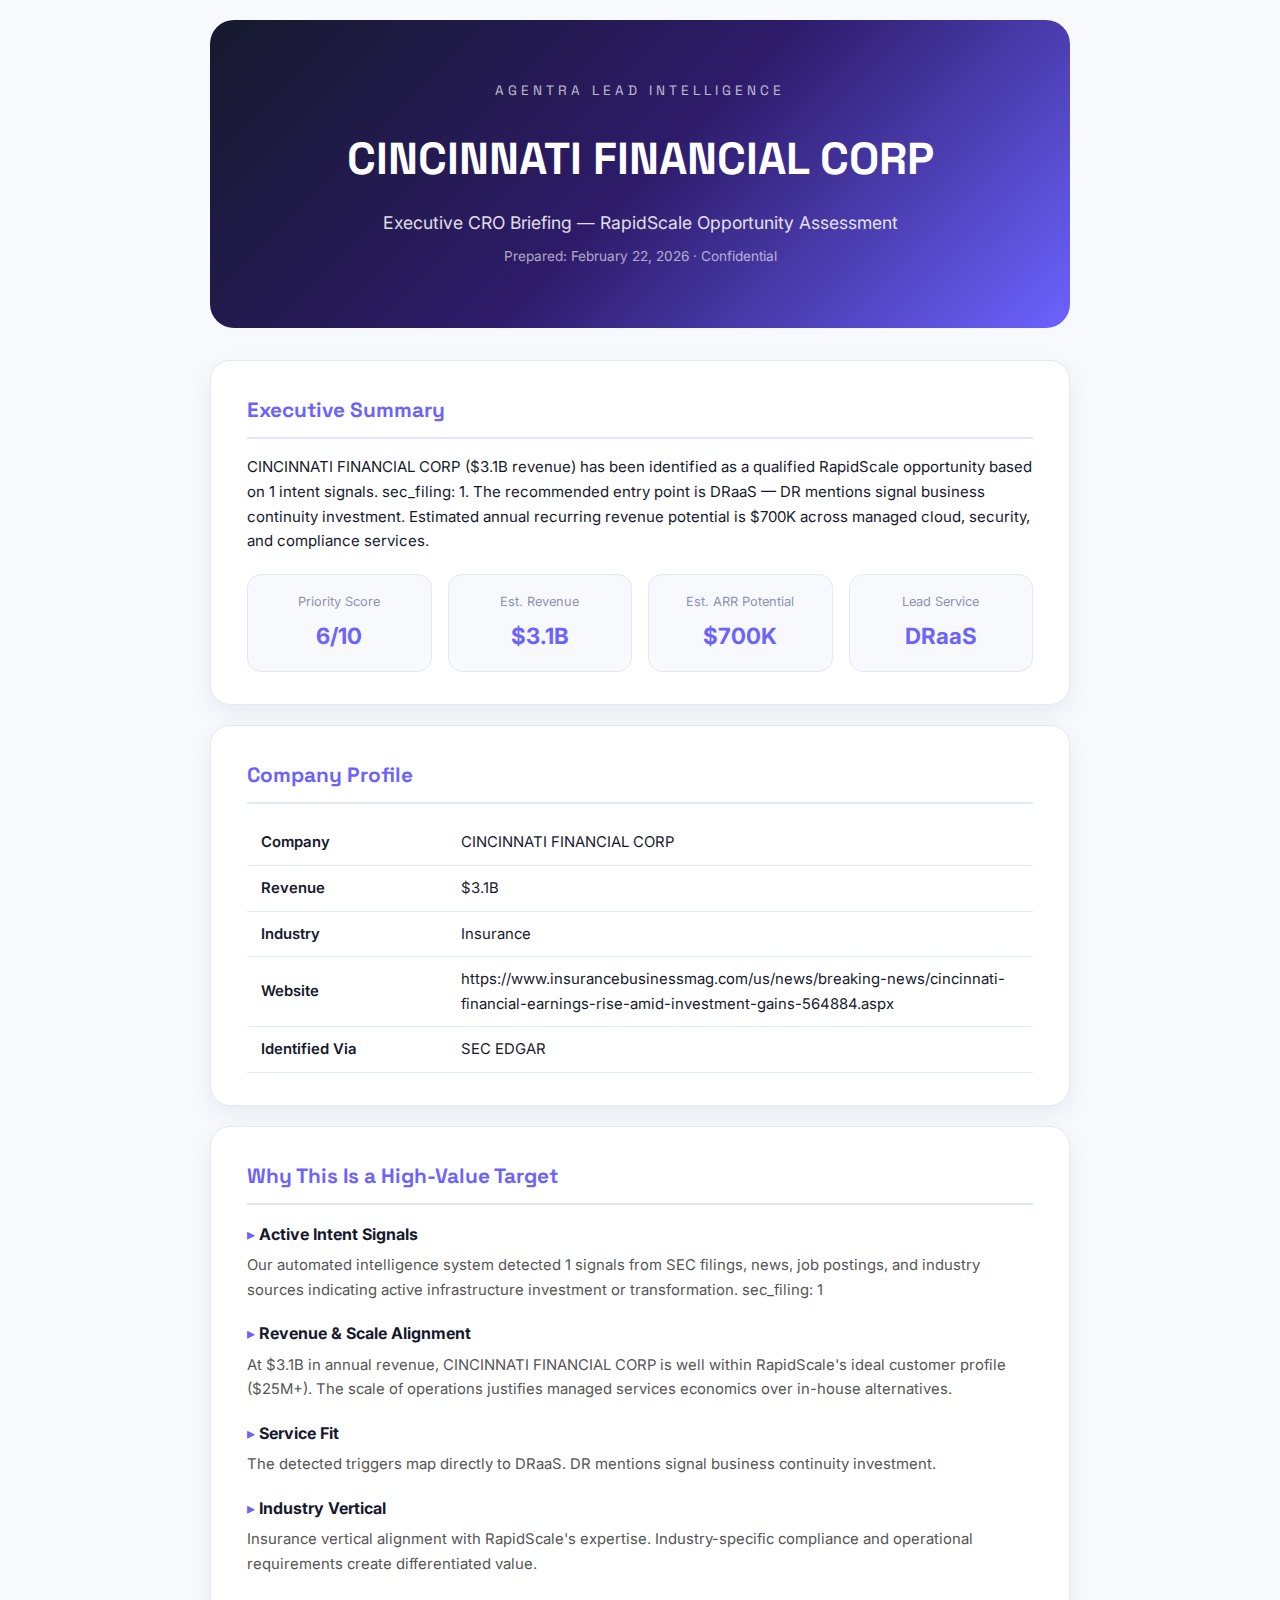
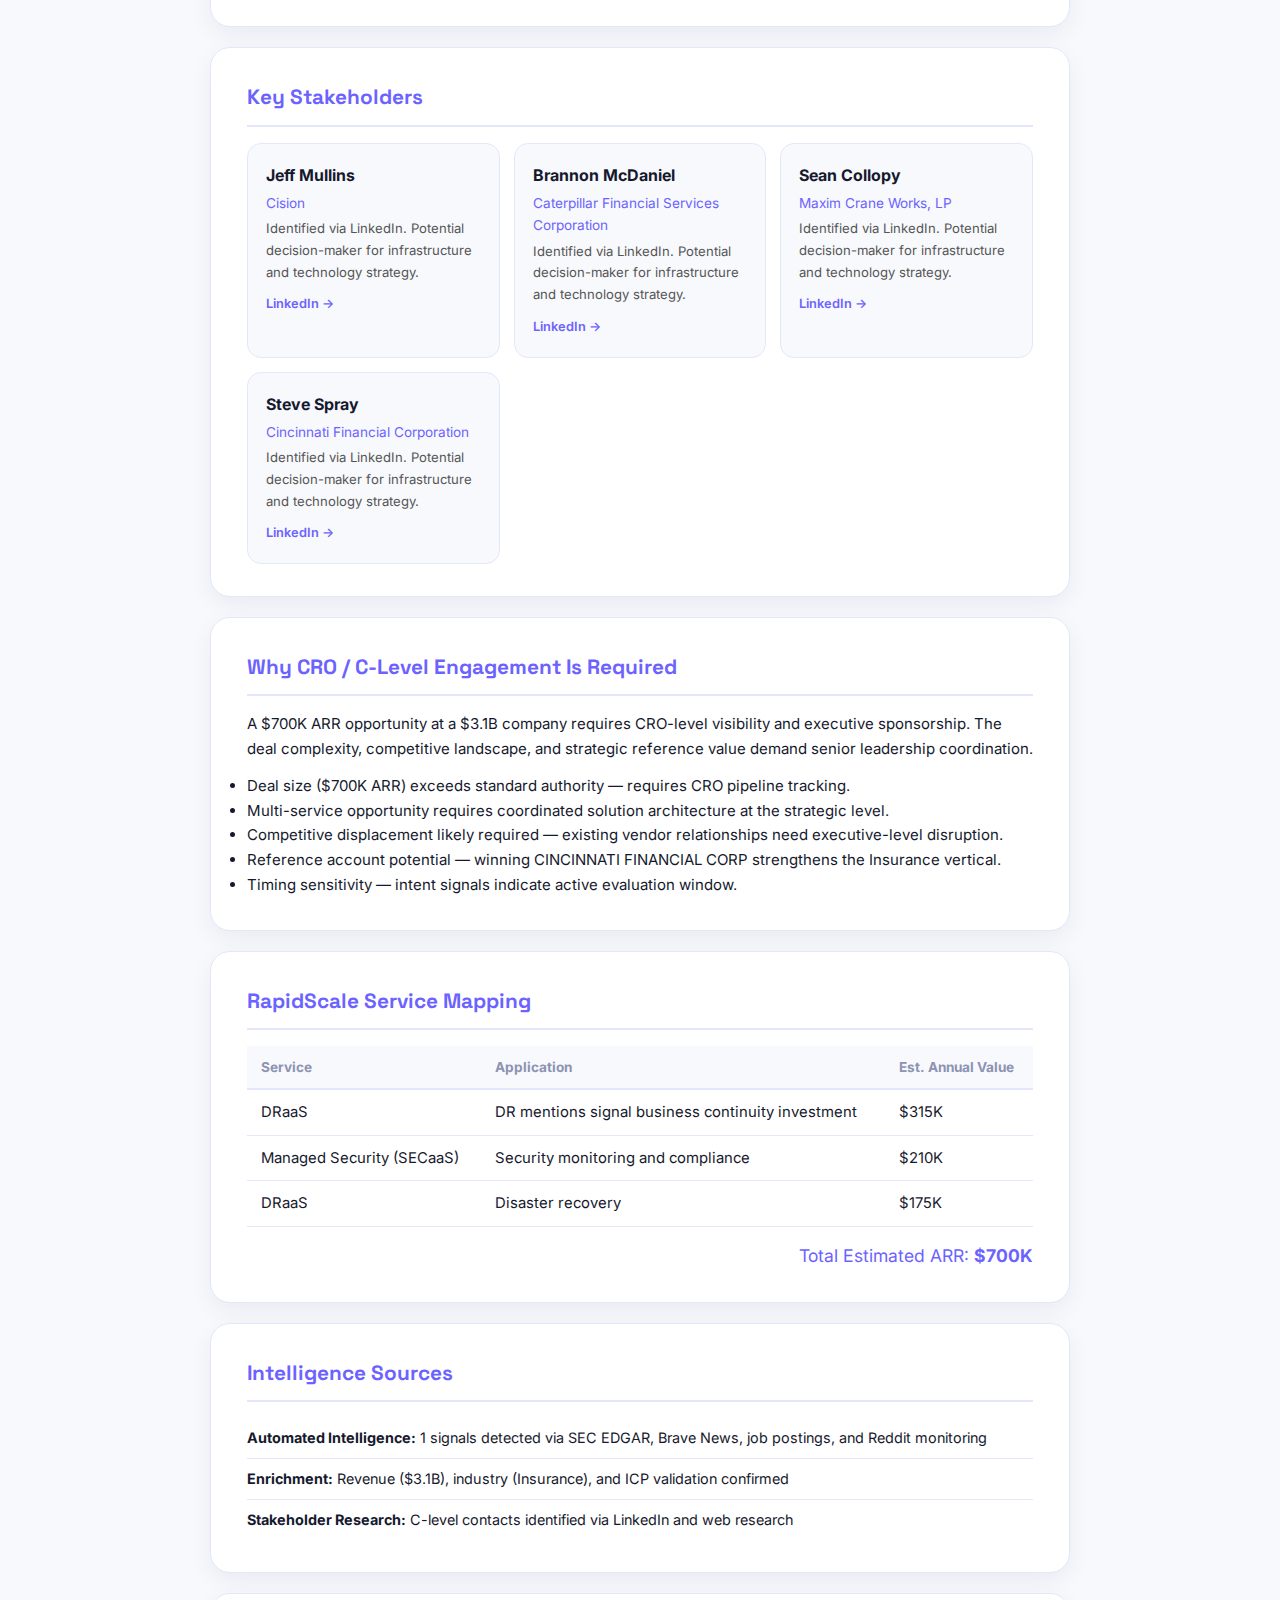
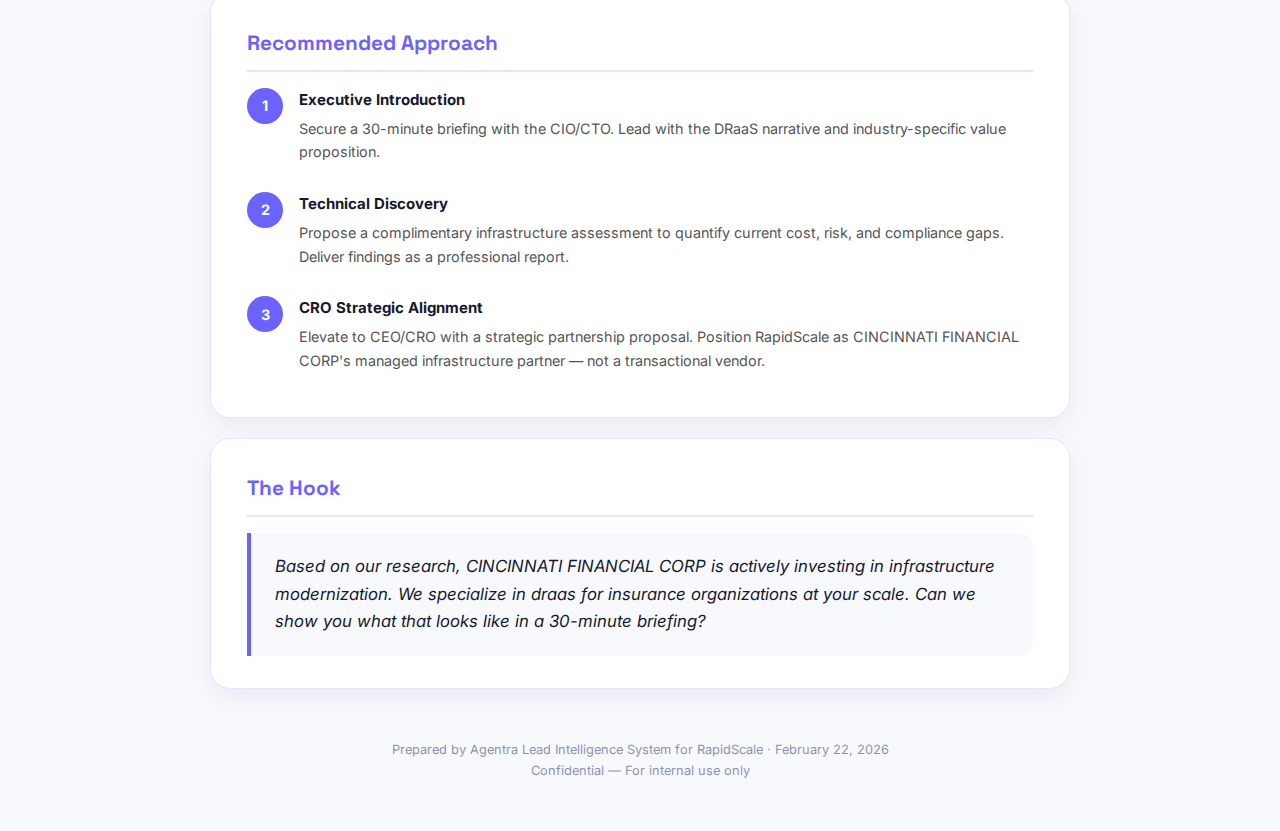
<file: briefs/cincinnati-financial-corp.html>
<!DOCTYPE html><html lang="en"><head><meta charset="UTF-8"><meta name="viewport" content="width=device-width,initial-scale=1.0">
<link rel="stylesheet" href="brief-style.css"><title>CRO Brief — CINCINNATI FINANCIAL CORP</title></head>
<body><div id="brief"></div>
<script src="brief-template.js"></script>
<script>
renderBrief({
  company: "CINCINNATI FINANCIAL CORP",
  date: "February 22, 2026",
  score: "6",
  estRevenue: "$3.1B",
  arrPotential: "$700K",
  leadService: "DRaaS",
  execSummary: "CINCINNATI FINANCIAL CORP ($3.1B revenue) has been identified as a qualified RapidScale opportunity based on 1 intent signals. sec_filing: 1. The recommended entry point is DRaaS \u2014 DR mentions signal business continuity investment. Estimated annual recurring revenue potential is $700K across managed cloud, security, and compliance services.",
  profile: [
    ['Company', "CINCINNATI FINANCIAL CORP"],
    ['Revenue', "$3.1B"],
    ['Industry', "Insurance"],
    ['Website', "https://www.insurancebusinessmag.com/us/news/breaking-news/cincinnati-financial-earnings-rise-amid-investment-gains-564884.aspx"],
    ['Identified Via', "SEC EDGAR"]
  ],
  whyHighValue: [
    {title: 'Active Intent Signals', detail: "Our automated intelligence system detected 1 signals from SEC filings, news, job postings, and industry sources indicating active infrastructure investment or transformation. sec_filing: 1"},
    {title: 'Revenue & Scale Alignment', detail: "At $3.1B in annual revenue, CINCINNATI FINANCIAL CORP is well within RapidScale's ideal customer profile ($25M+). The scale of operations justifies managed services economics over in-house alternatives."},
    {title: 'Service Fit', detail: "The detected triggers map directly to DRaaS. DR mentions signal business continuity investment."},
    {title: 'Industry Vertical', detail: "Insurance vertical alignment with RapidScale's expertise. Industry-specific compliance and operational requirements create differentiated value."}
  ],
  stakeholders: [{"name": "Jeff Mullins", "title": "Cision", "linkedin": "https://www.linkedin.com/in/mullinsjeff/", "relevance": "Identified via LinkedIn. Potential decision-maker for infrastructure and technology strategy."}, {"name": "Brannon McDaniel", "title": "Caterpillar Financial Services Corporation", "linkedin": "https://www.linkedin.com/in/brannonmcdaniel/", "relevance": "Identified via LinkedIn. Potential decision-maker for infrastructure and technology strategy."}, {"name": "Sean Collopy", "title": "Maxim Crane Works, LP", "linkedin": "https://www.linkedin.com/in/sean-collopy-1684a68/", "relevance": "Identified via LinkedIn. Potential decision-maker for infrastructure and technology strategy."}, {"name": "Steve Spray", "title": "Cincinnati Financial Corporation", "linkedin": "https://www.linkedin.com/in/steve-spray-8206335/", "relevance": "Identified via LinkedIn. Potential decision-maker for infrastructure and technology strategy."}],
  whyCRO: "A $700K ARR opportunity at a $3.1B company requires CRO-level visibility and executive sponsorship. The deal complexity, competitive landscape, and strategic reference value demand senior leadership coordination.",
  croReasons: [
    "Deal size ($700K ARR) exceeds standard authority \u2014 requires CRO pipeline tracking.",
    'Multi-service opportunity requires coordinated solution architecture at the strategic level.',
    'Competitive displacement likely required — existing vendor relationships need executive-level disruption.',
    "Reference account potential \u2014 winning CINCINNATI FINANCIAL CORP strengthens the Insurance vertical.",
    'Timing sensitivity — intent signals indicate active evaluation window.'
  ],
  services: [{"name": "DRaaS", "application": "DR mentions signal business continuity investment", "value": "$315K"}, {"name": "Managed Security (SECaaS)", "application": "Security monitoring and compliance", "value": "$210K"}, {"name": "DRaaS", "application": "Disaster recovery", "value": "$175K"}],
  sources: [
    {type: 'Automated Intelligence', detail: "1 signals detected via SEC EDGAR, Brave News, job postings, and Reddit monitoring"},
    {type: 'Enrichment', detail: "Revenue ($3.1B), industry (Insurance), and ICP validation confirmed"},
    {type: 'Stakeholder Research', detail: 'C-level contacts identified via LinkedIn and web research'}
  ],
  approach: [
    {title: 'Executive Introduction', detail: "Secure a 30-minute briefing with the CIO/CTO. Lead with the DRaaS narrative and industry-specific value proposition."},
    {title: 'Technical Discovery', detail: 'Propose a complimentary infrastructure assessment to quantify current cost, risk, and compliance gaps. Deliver findings as a professional report.'},
    {title: 'CRO Strategic Alignment', detail: "Elevate to CEO/CRO with a strategic partnership proposal. Position RapidScale as CINCINNATI FINANCIAL CORP's managed infrastructure partner \u2014 not a transactional vendor."}
  ],
  hook: "Based on our research, CINCINNATI FINANCIAL CORP is actively investing in infrastructure modernization. We specialize in draas for insurance organizations at your scale. Can we show you what that looks like in a 30-minute briefing?"
});
</script></body></html>
</file>
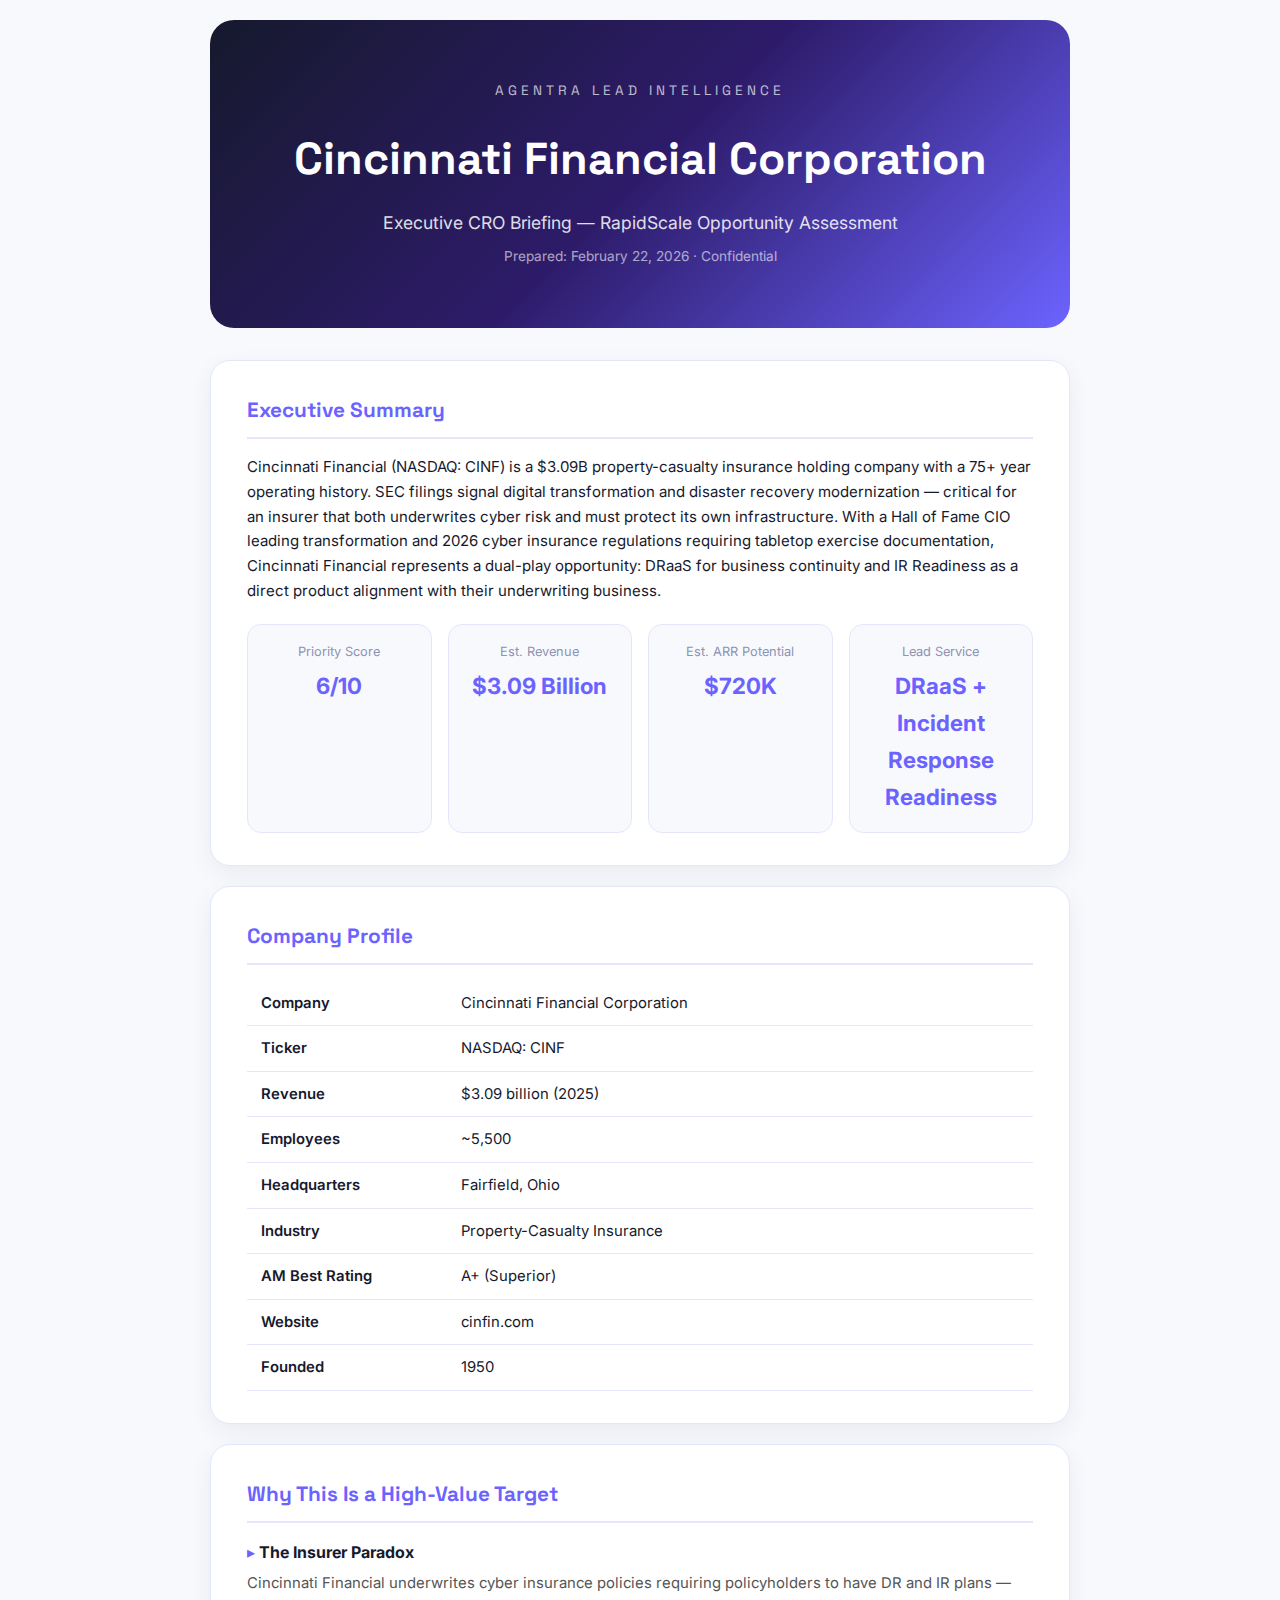
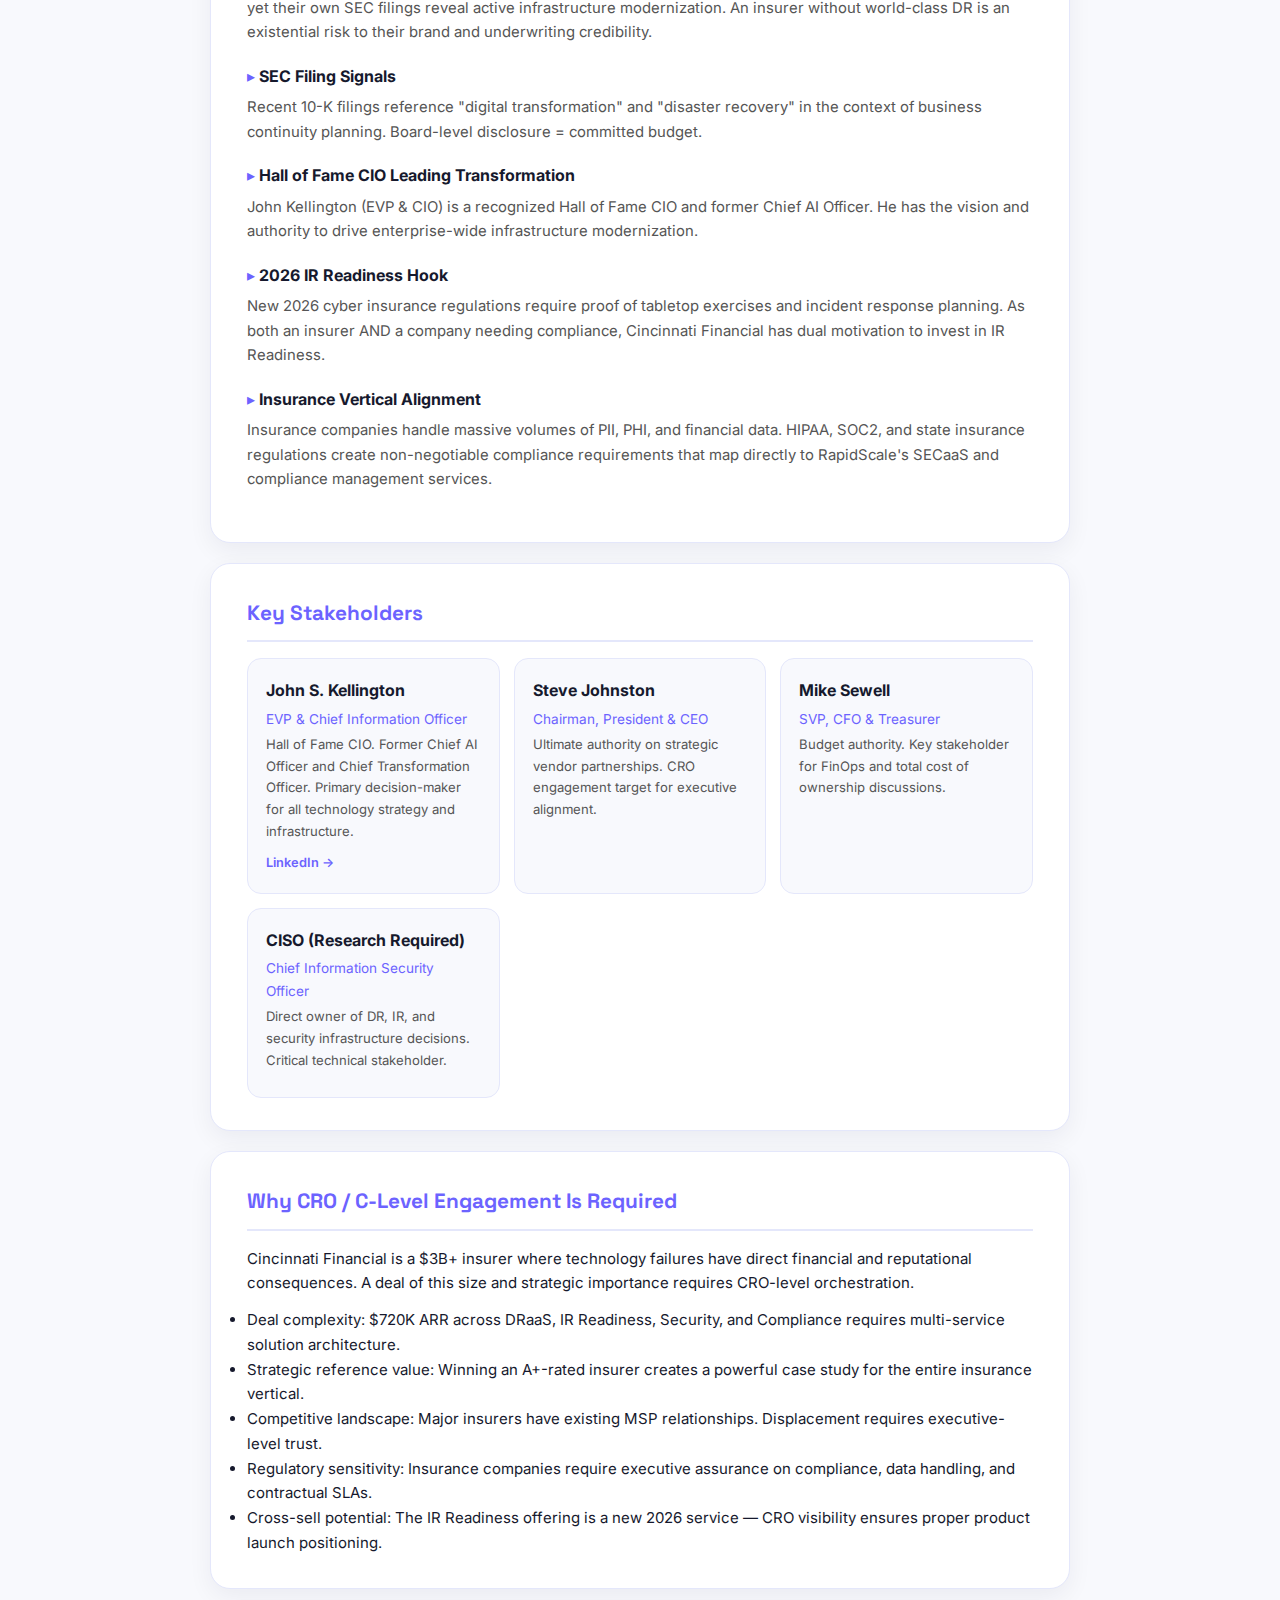
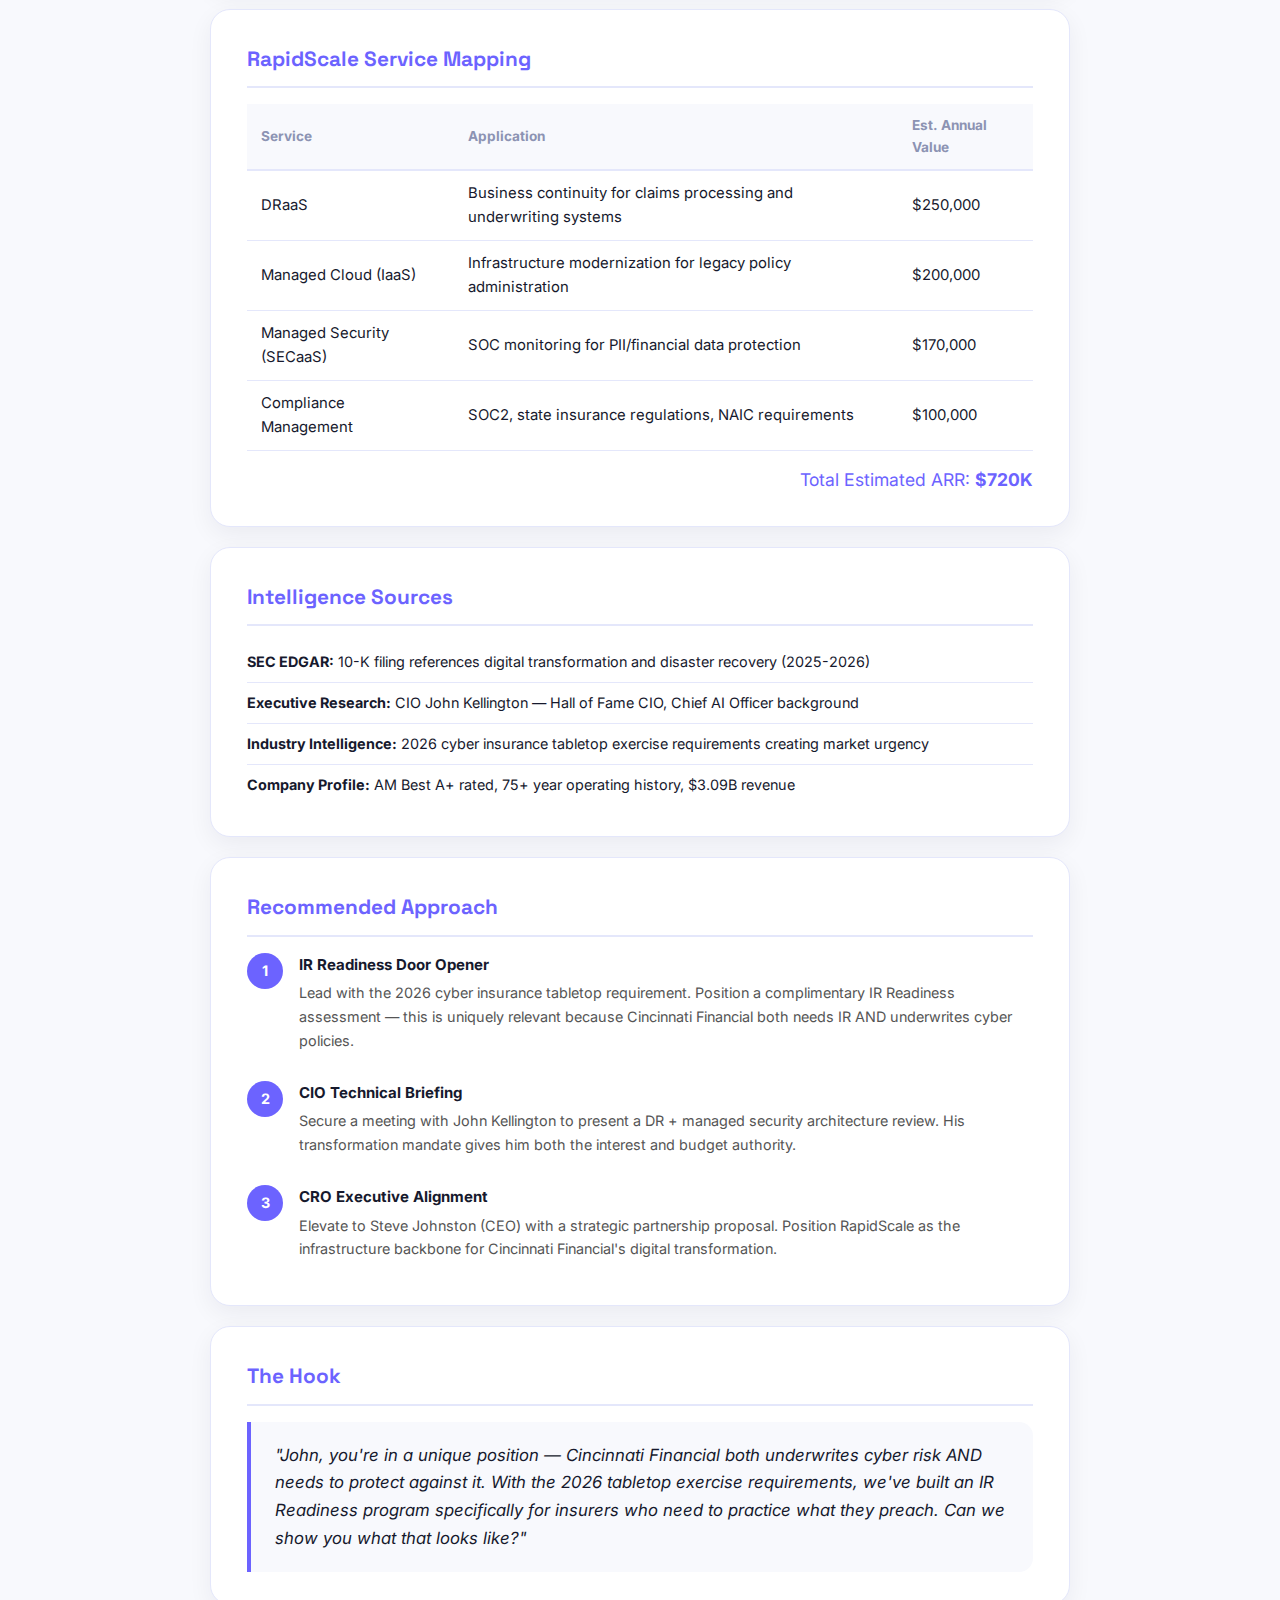
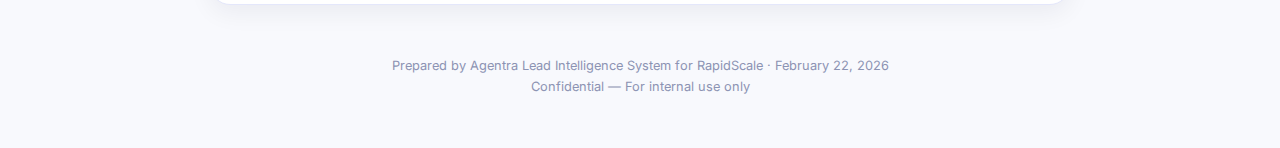
<file: briefs/cincinnati-financial.html>
<!DOCTYPE html><html lang="en"><head><meta charset="UTF-8"><meta name="viewport" content="width=device-width,initial-scale=1.0">
<link rel="stylesheet" href="brief-style.css"><title>CRO Brief — Cincinnati Financial</title></head>
<body><div id="brief"></div>
<script src="brief-template.js"></script>
<script>
renderBrief({
  company: 'Cincinnati Financial Corporation',
  date: 'February 22, 2026',
  score: '6',
  estRevenue: '$3.09 Billion',
  arrPotential: '$720K',
  leadService: 'DRaaS + Incident Response Readiness',
  execSummary: `Cincinnati Financial (NASDAQ: CINF) is a $3.09B property-casualty insurance holding company with a 75+ year operating history. SEC filings signal digital transformation and disaster recovery modernization — critical for an insurer that both underwrites cyber risk and must protect its own infrastructure. With a Hall of Fame CIO leading transformation and 2026 cyber insurance regulations requiring tabletop exercise documentation, Cincinnati Financial represents a dual-play opportunity: DRaaS for business continuity and IR Readiness as a direct product alignment with their underwriting business.`,
  profile: [
    ['Company', 'Cincinnati Financial Corporation'],
    ['Ticker', 'NASDAQ: CINF'],
    ['Revenue', '$3.09 billion (2025)'],
    ['Employees', '~5,500'],
    ['Headquarters', 'Fairfield, Ohio'],
    ['Industry', 'Property-Casualty Insurance'],
    ['AM Best Rating', 'A+ (Superior)'],
    ['Website', 'cinfin.com'],
    ['Founded', '1950']
  ],
  whyHighValue: [
    {title: 'The Insurer Paradox', detail: 'Cincinnati Financial underwrites cyber insurance policies requiring policyholders to have DR and IR plans — yet their own SEC filings reveal active infrastructure modernization. An insurer without world-class DR is an existential risk to their brand and underwriting credibility.'},
    {title: 'SEC Filing Signals', detail: 'Recent 10-K filings reference "digital transformation" and "disaster recovery" in the context of business continuity planning. Board-level disclosure = committed budget.'},
    {title: 'Hall of Fame CIO Leading Transformation', detail: 'John Kellington (EVP & CIO) is a recognized Hall of Fame CIO and former Chief AI Officer. He has the vision and authority to drive enterprise-wide infrastructure modernization.'},
    {title: '2026 IR Readiness Hook', detail: 'New 2026 cyber insurance regulations require proof of tabletop exercises and incident response planning. As both an insurer AND a company needing compliance, Cincinnati Financial has dual motivation to invest in IR Readiness.'},
    {title: 'Insurance Vertical Alignment', detail: 'Insurance companies handle massive volumes of PII, PHI, and financial data. HIPAA, SOC2, and state insurance regulations create non-negotiable compliance requirements that map directly to RapidScale\'s SECaaS and compliance management services.'}
  ],
  stakeholders: [
    {name: 'John S. Kellington', title: 'EVP & Chief Information Officer', relevance: 'Hall of Fame CIO. Former Chief AI Officer and Chief Transformation Officer. Primary decision-maker for all technology strategy and infrastructure.', linkedin: 'https://www.linkedin.com/in/john-kellington/'},
    {name: 'Steve Johnston', title: 'Chairman, President & CEO', relevance: 'Ultimate authority on strategic vendor partnerships. CRO engagement target for executive alignment.', linkedin: ''},
    {name: 'Mike Sewell', title: 'SVP, CFO & Treasurer', relevance: 'Budget authority. Key stakeholder for FinOps and total cost of ownership discussions.', linkedin: ''},
    {name: 'CISO (Research Required)', title: 'Chief Information Security Officer', relevance: 'Direct owner of DR, IR, and security infrastructure decisions. Critical technical stakeholder.', linkedin: ''}
  ],
  whyCRO: 'Cincinnati Financial is a $3B+ insurer where technology failures have direct financial and reputational consequences. A deal of this size and strategic importance requires CRO-level orchestration.',
  croReasons: [
    'Deal complexity: $720K ARR across DRaaS, IR Readiness, Security, and Compliance requires multi-service solution architecture.',
    'Strategic reference value: Winning an A+-rated insurer creates a powerful case study for the entire insurance vertical.',
    'Competitive landscape: Major insurers have existing MSP relationships. Displacement requires executive-level trust.',
    'Regulatory sensitivity: Insurance companies require executive assurance on compliance, data handling, and contractual SLAs.',
    'Cross-sell potential: The IR Readiness offering is a new 2026 service — CRO visibility ensures proper product launch positioning.'
  ],
  services: [
    {name: 'DRaaS', application: 'Business continuity for claims processing and underwriting systems', value: '$250,000'},
    {name: 'Managed Cloud (IaaS)', application: 'Infrastructure modernization for legacy policy administration', value: '$200,000'},
    {name: 'Managed Security (SECaaS)', application: 'SOC monitoring for PII/financial data protection', value: '$170,000'},
    {name: 'Compliance Management', application: 'SOC2, state insurance regulations, NAIC requirements', value: '$100,000'}
  ],
  sources: [
    {type: 'SEC EDGAR', detail: '10-K filing references digital transformation and disaster recovery (2025-2026)'},
    {type: 'Executive Research', detail: 'CIO John Kellington — Hall of Fame CIO, Chief AI Officer background'},
    {type: 'Industry Intelligence', detail: '2026 cyber insurance tabletop exercise requirements creating market urgency'},
    {type: 'Company Profile', detail: 'AM Best A+ rated, 75+ year operating history, $3.09B revenue'}
  ],
  approach: [
    {title: 'IR Readiness Door Opener', detail: 'Lead with the 2026 cyber insurance tabletop requirement. Position a complimentary IR Readiness assessment — this is uniquely relevant because Cincinnati Financial both needs IR AND underwrites cyber policies.'},
    {title: 'CIO Technical Briefing', detail: 'Secure a meeting with John Kellington to present a DR + managed security architecture review. His transformation mandate gives him both the interest and budget authority.'},
    {title: 'CRO Executive Alignment', detail: 'Elevate to Steve Johnston (CEO) with a strategic partnership proposal. Position RapidScale as the infrastructure backbone for Cincinnati Financial\'s digital transformation.'}
  ],
  hook: '"John, you\'re in a unique position — Cincinnati Financial both underwrites cyber risk AND needs to protect against it. With the 2026 tabletop exercise requirements, we\'ve built an IR Readiness program specifically for insurers who need to practice what they preach. Can we show you what that looks like?"'
});
</script></body></html>
</file>
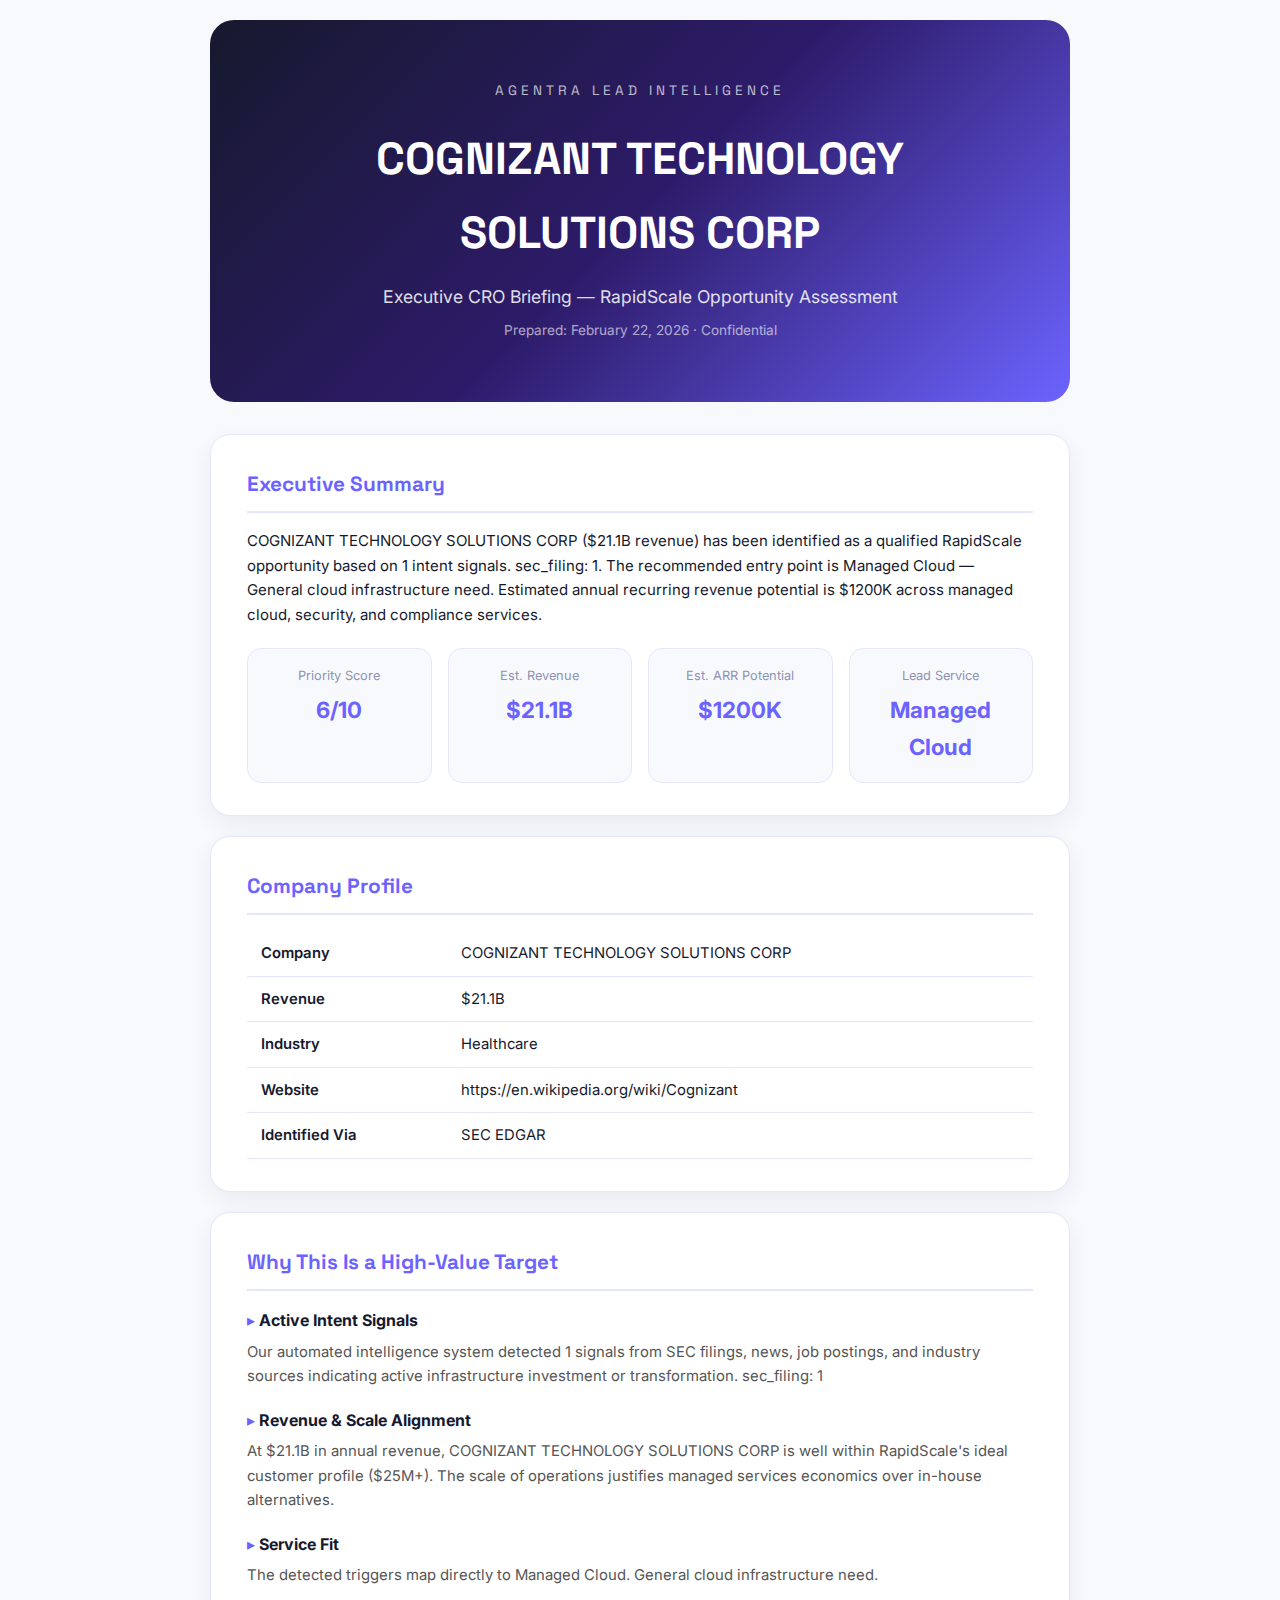
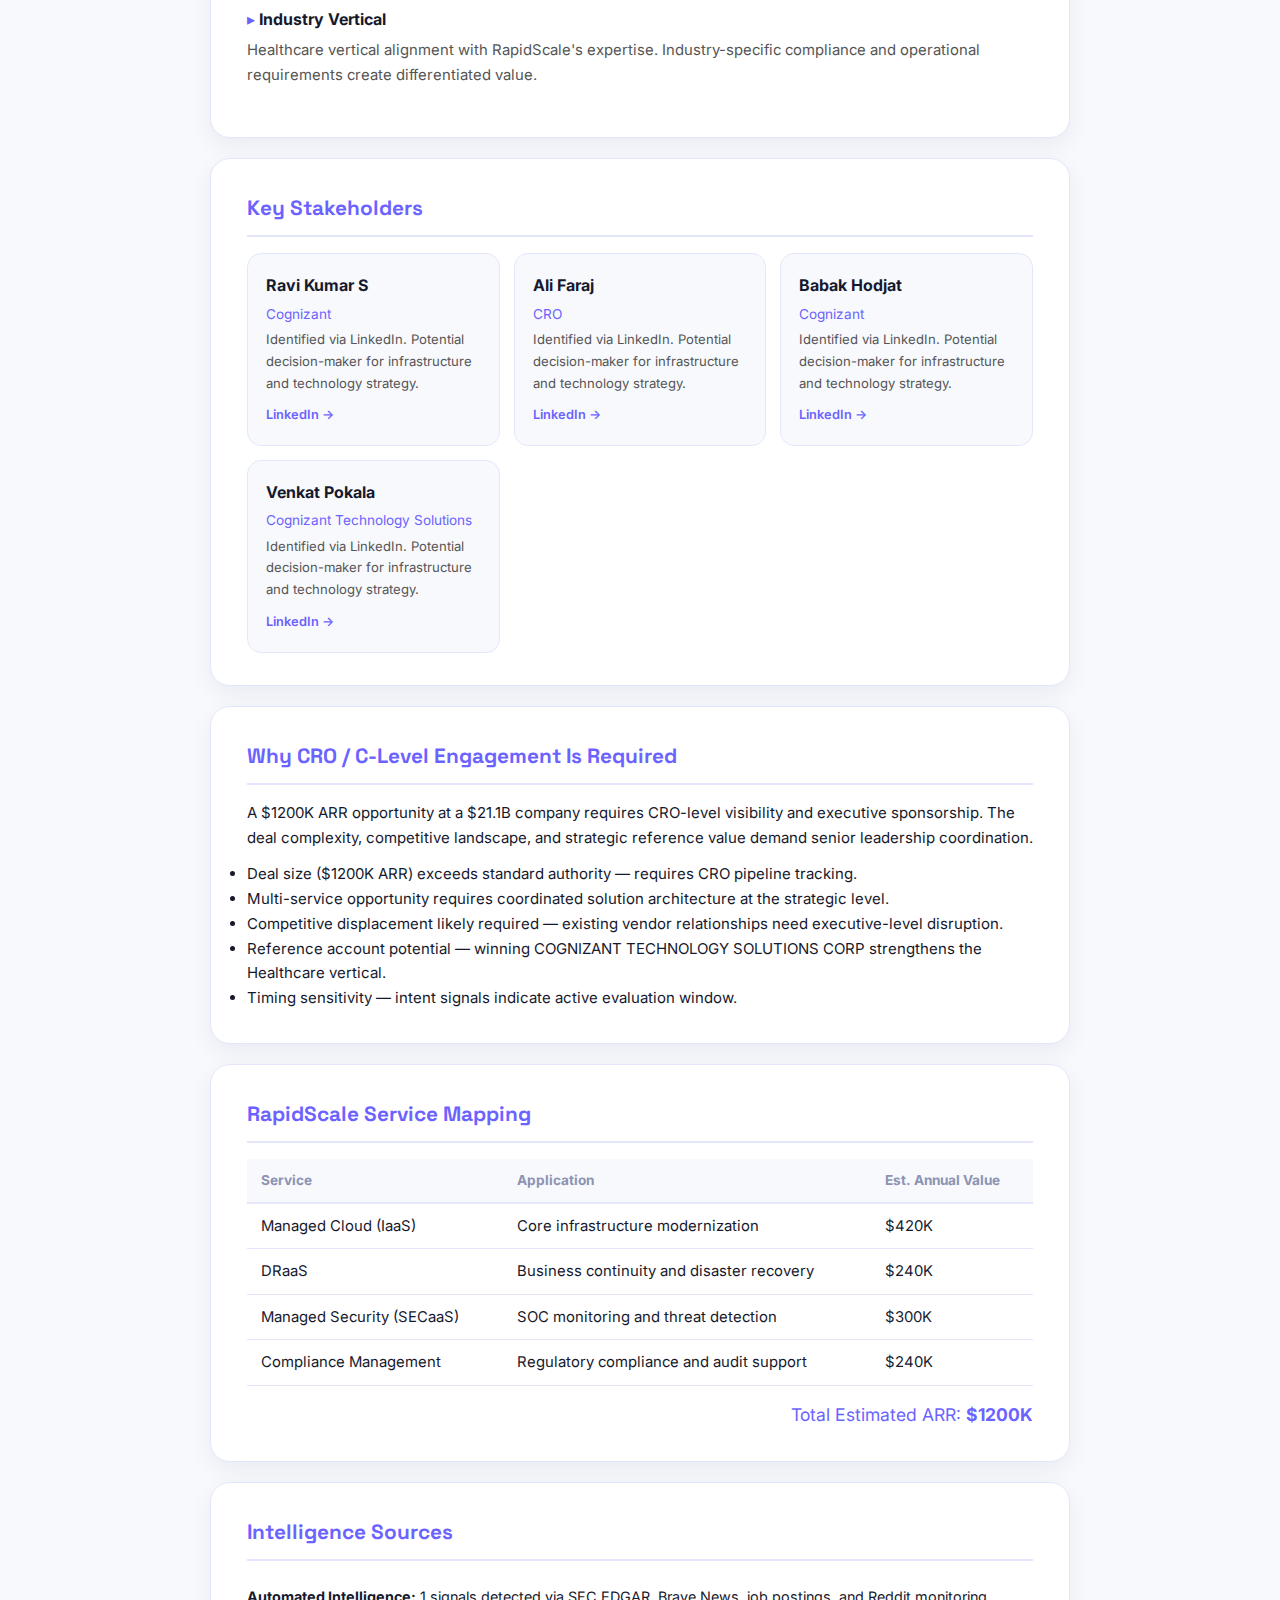
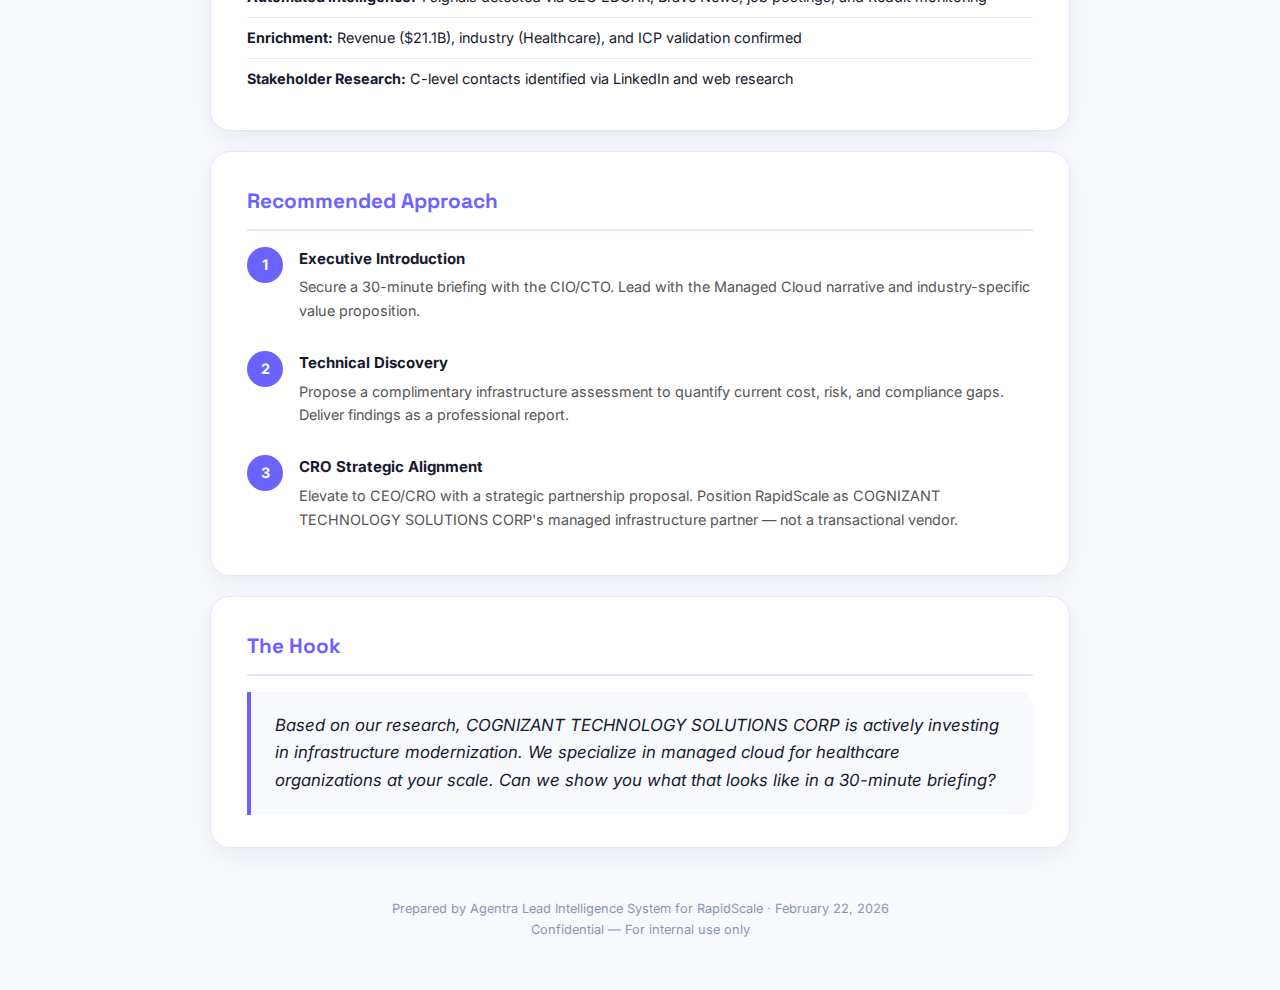
<file: briefs/cognizant-technology-solutions-corp.html>
<!DOCTYPE html><html lang="en"><head><meta charset="UTF-8"><meta name="viewport" content="width=device-width,initial-scale=1.0">
<link rel="stylesheet" href="brief-style.css"><title>CRO Brief — COGNIZANT TECHNOLOGY SOLUTIONS CORP</title></head>
<body><div id="brief"></div>
<script src="brief-template.js"></script>
<script>
renderBrief({
  company: "COGNIZANT TECHNOLOGY SOLUTIONS CORP",
  date: "February 22, 2026",
  score: "6",
  estRevenue: "$21.1B",
  arrPotential: "$1200K",
  leadService: "Managed Cloud",
  execSummary: "COGNIZANT TECHNOLOGY SOLUTIONS CORP ($21.1B revenue) has been identified as a qualified RapidScale opportunity based on 1 intent signals. sec_filing: 1. The recommended entry point is Managed Cloud \u2014 General cloud infrastructure need. Estimated annual recurring revenue potential is $1200K across managed cloud, security, and compliance services.",
  profile: [
    ['Company', "COGNIZANT TECHNOLOGY SOLUTIONS CORP"],
    ['Revenue', "$21.1B"],
    ['Industry', "Healthcare"],
    ['Website', "https://en.wikipedia.org/wiki/Cognizant"],
    ['Identified Via', "SEC EDGAR"]
  ],
  whyHighValue: [
    {title: 'Active Intent Signals', detail: "Our automated intelligence system detected 1 signals from SEC filings, news, job postings, and industry sources indicating active infrastructure investment or transformation. sec_filing: 1"},
    {title: 'Revenue & Scale Alignment', detail: "At $21.1B in annual revenue, COGNIZANT TECHNOLOGY SOLUTIONS CORP is well within RapidScale's ideal customer profile ($25M+). The scale of operations justifies managed services economics over in-house alternatives."},
    {title: 'Service Fit', detail: "The detected triggers map directly to Managed Cloud. General cloud infrastructure need."},
    {title: 'Industry Vertical', detail: "Healthcare vertical alignment with RapidScale's expertise. Industry-specific compliance and operational requirements create differentiated value."}
  ],
  stakeholders: [{"name": "Ravi Kumar S", "title": "Cognizant", "linkedin": "https://www.linkedin.com/in/imravikumars/", "relevance": "Identified via LinkedIn. Potential decision-maker for infrastructure and technology strategy."}, {"name": "Ali Faraj", "title": "CRO", "linkedin": "https://www.linkedin.com/in/alifaraj/", "relevance": "Identified via LinkedIn. Potential decision-maker for infrastructure and technology strategy."}, {"name": "Babak Hodjat", "title": "Cognizant", "linkedin": "https://www.linkedin.com/in/babakhodjat/", "relevance": "Identified via LinkedIn. Potential decision-maker for infrastructure and technology strategy."}, {"name": "Venkat Pokala", "title": "Cognizant Technology Solutions", "linkedin": "https://www.linkedin.com/in/venkat-pokala/", "relevance": "Identified via LinkedIn. Potential decision-maker for infrastructure and technology strategy."}],
  whyCRO: "A $1200K ARR opportunity at a $21.1B company requires CRO-level visibility and executive sponsorship. The deal complexity, competitive landscape, and strategic reference value demand senior leadership coordination.",
  croReasons: [
    "Deal size ($1200K ARR) exceeds standard authority \u2014 requires CRO pipeline tracking.",
    'Multi-service opportunity requires coordinated solution architecture at the strategic level.',
    'Competitive displacement likely required — existing vendor relationships need executive-level disruption.',
    "Reference account potential \u2014 winning COGNIZANT TECHNOLOGY SOLUTIONS CORP strengthens the Healthcare vertical.",
    'Timing sensitivity — intent signals indicate active evaluation window.'
  ],
  services: [{"name": "Managed Cloud (IaaS)", "application": "Core infrastructure modernization", "value": "$420K"}, {"name": "DRaaS", "application": "Business continuity and disaster recovery", "value": "$240K"}, {"name": "Managed Security (SECaaS)", "application": "SOC monitoring and threat detection", "value": "$300K"}, {"name": "Compliance Management", "application": "Regulatory compliance and audit support", "value": "$240K"}],
  sources: [
    {type: 'Automated Intelligence', detail: "1 signals detected via SEC EDGAR, Brave News, job postings, and Reddit monitoring"},
    {type: 'Enrichment', detail: "Revenue ($21.1B), industry (Healthcare), and ICP validation confirmed"},
    {type: 'Stakeholder Research', detail: 'C-level contacts identified via LinkedIn and web research'}
  ],
  approach: [
    {title: 'Executive Introduction', detail: "Secure a 30-minute briefing with the CIO/CTO. Lead with the Managed Cloud narrative and industry-specific value proposition."},
    {title: 'Technical Discovery', detail: 'Propose a complimentary infrastructure assessment to quantify current cost, risk, and compliance gaps. Deliver findings as a professional report.'},
    {title: 'CRO Strategic Alignment', detail: "Elevate to CEO/CRO with a strategic partnership proposal. Position RapidScale as COGNIZANT TECHNOLOGY SOLUTIONS CORP's managed infrastructure partner \u2014 not a transactional vendor."}
  ],
  hook: "Based on our research, COGNIZANT TECHNOLOGY SOLUTIONS CORP is actively investing in infrastructure modernization. We specialize in managed cloud for healthcare organizations at your scale. Can we show you what that looks like in a 30-minute briefing?"
});
</script></body></html>
</file>
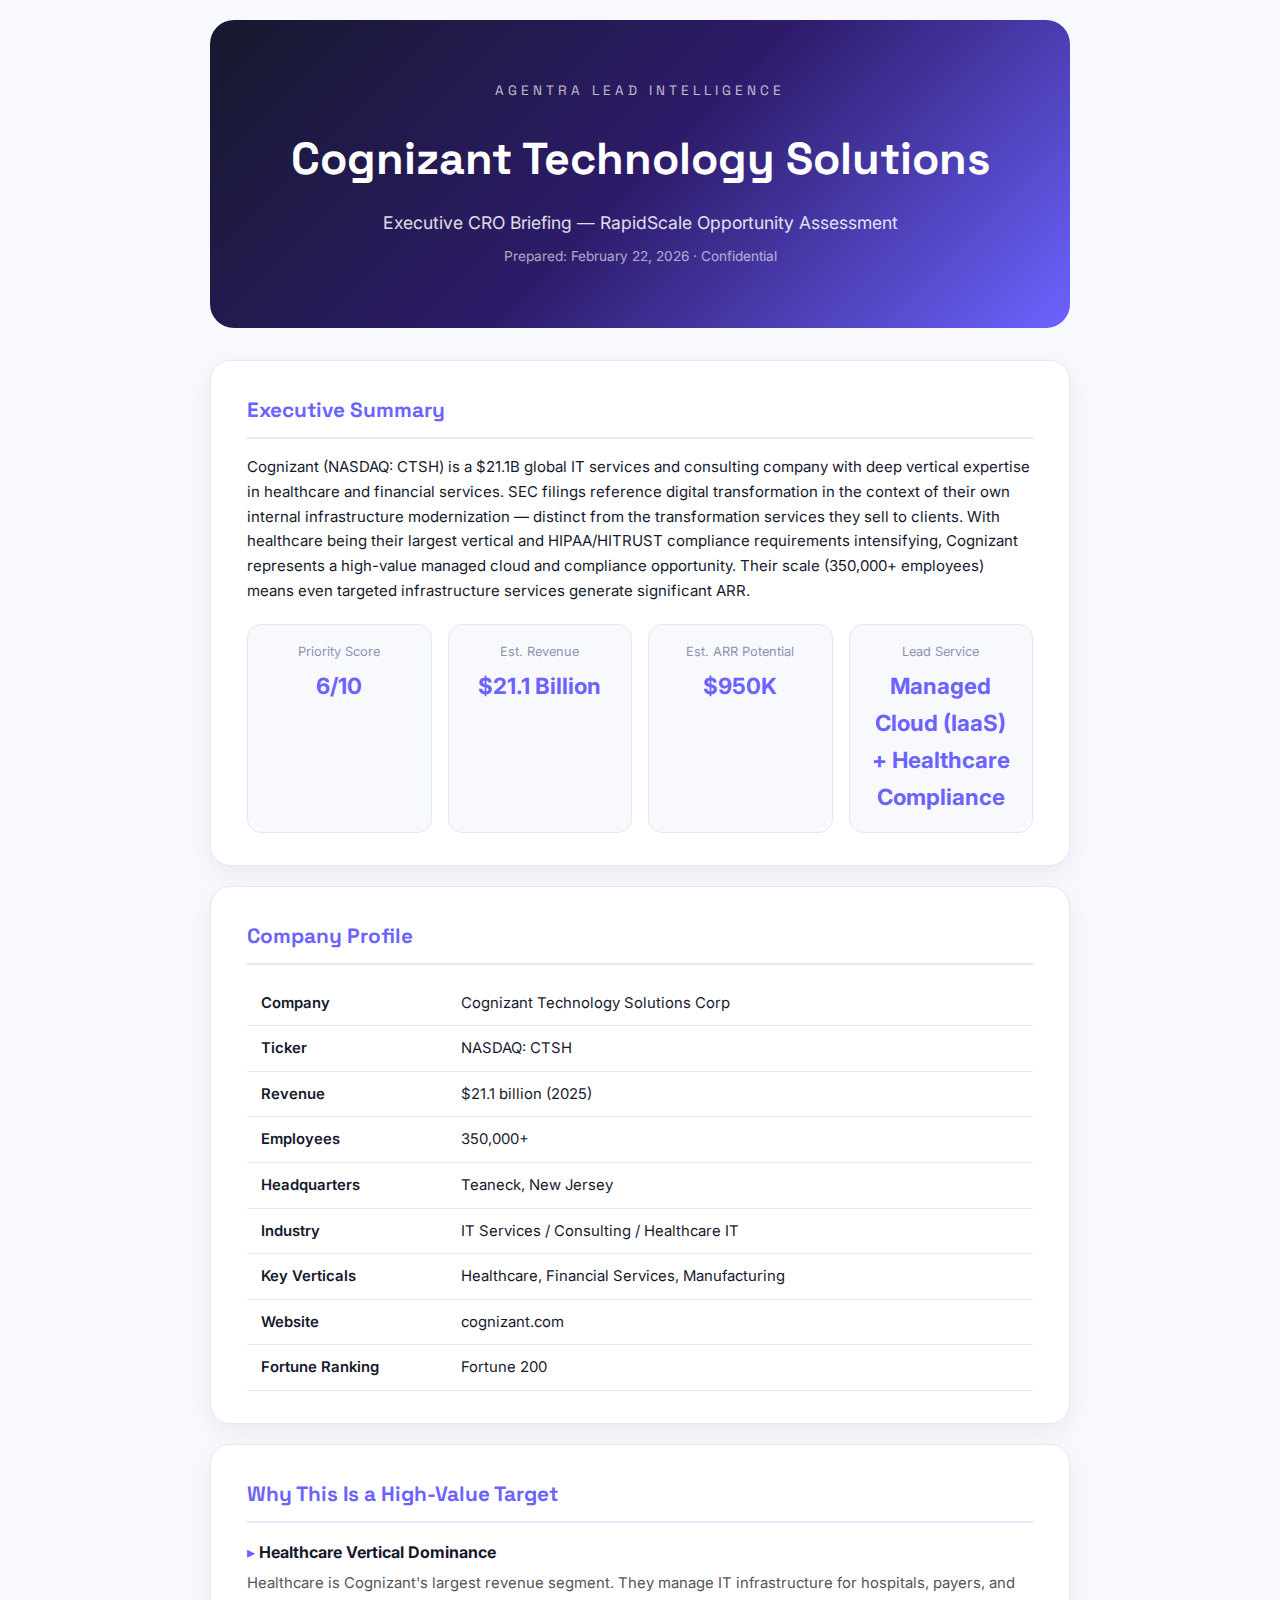
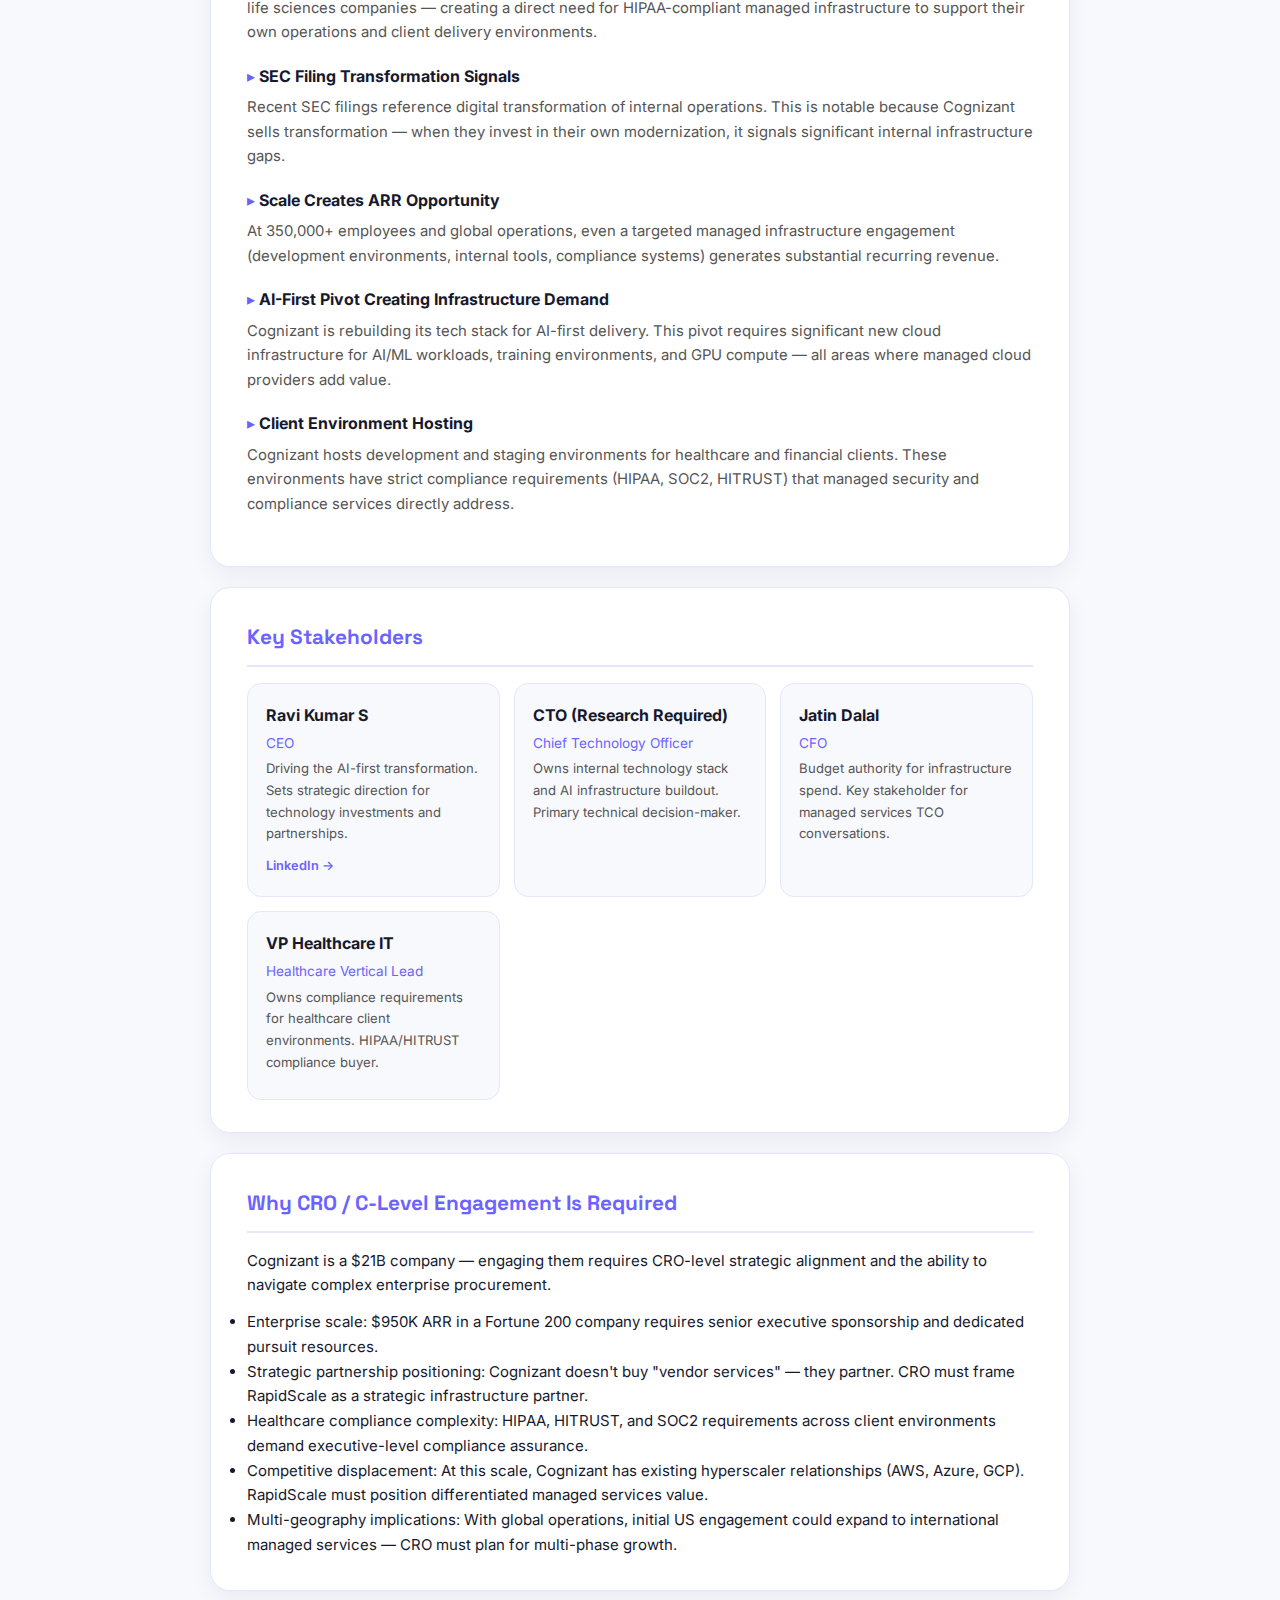
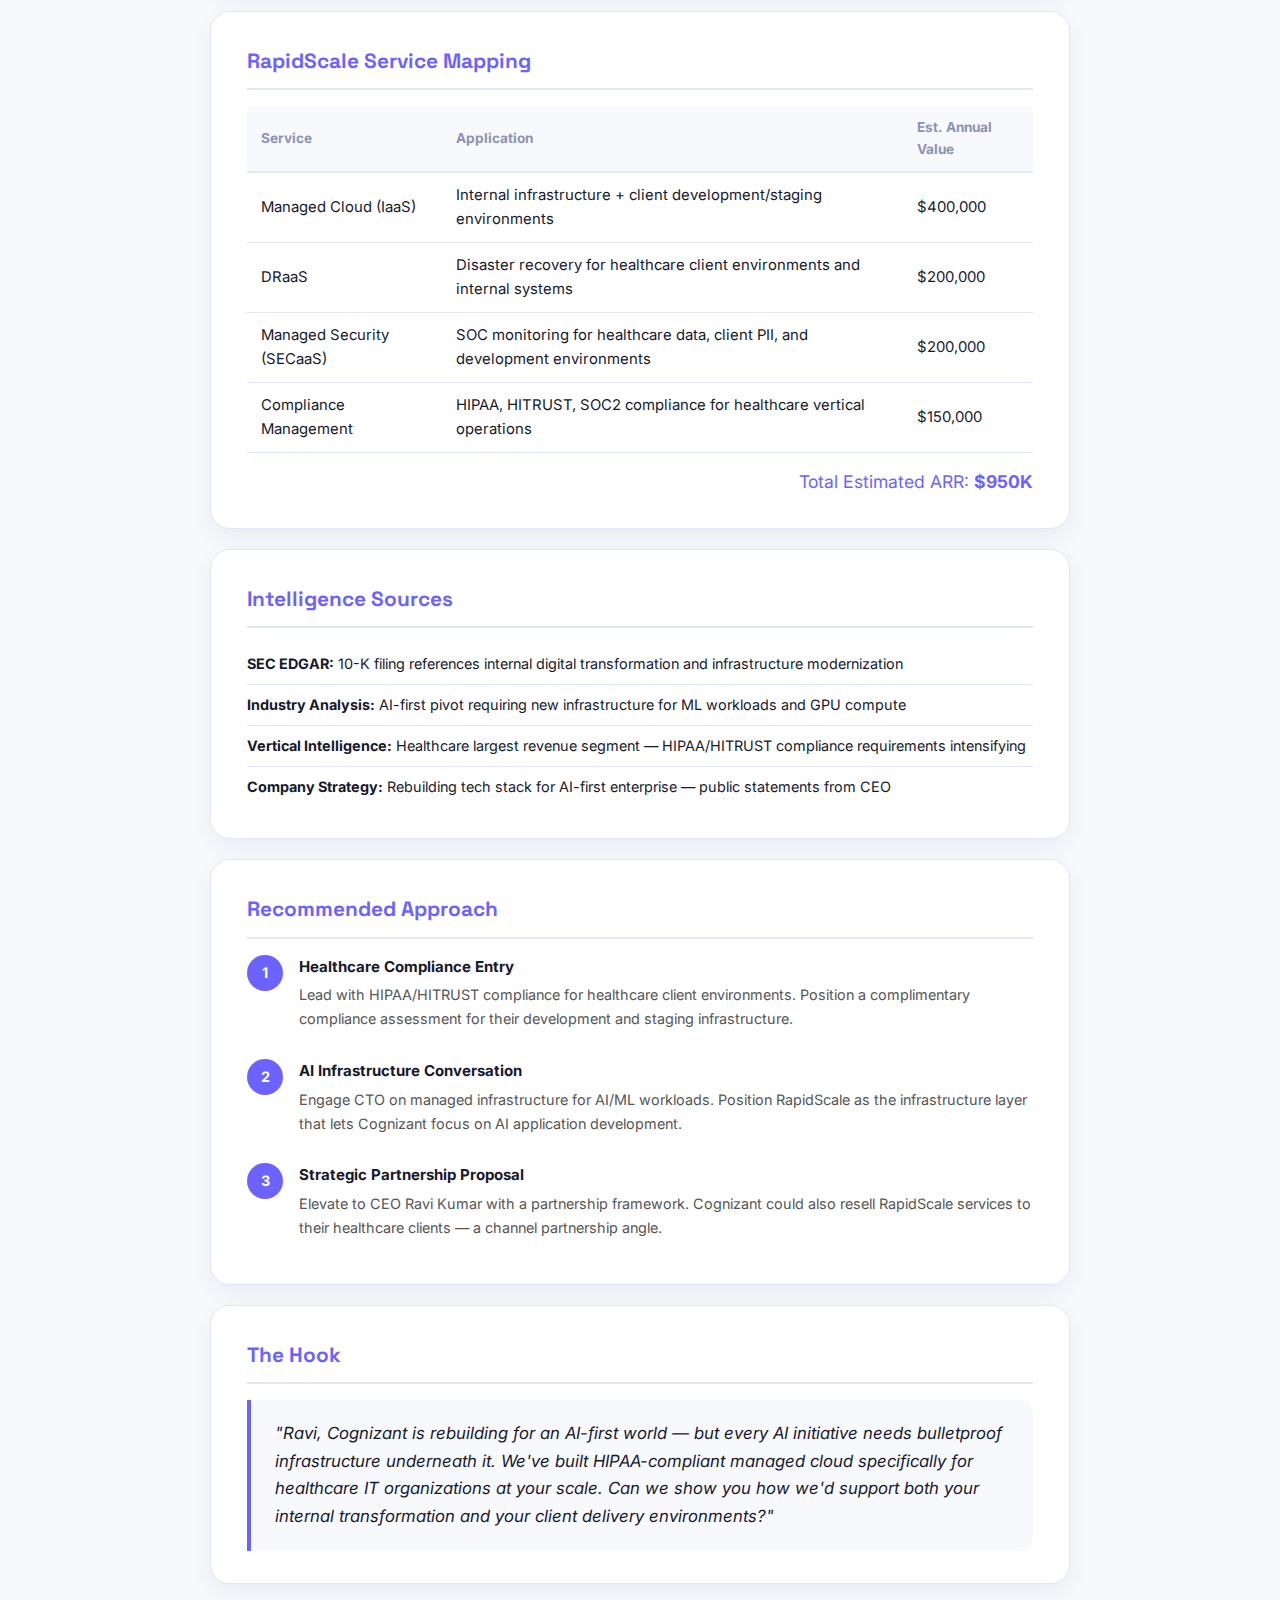
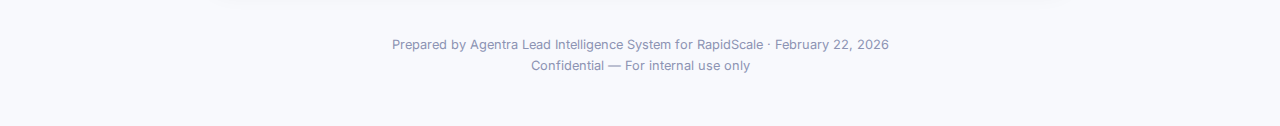
<file: briefs/cognizant.html>
<!DOCTYPE html><html lang="en"><head><meta charset="UTF-8"><meta name="viewport" content="width=device-width,initial-scale=1.0">
<link rel="stylesheet" href="brief-style.css"><title>CRO Brief — Cognizant Technology Solutions</title></head>
<body><div id="brief"></div>
<script src="brief-template.js"></script>
<script>
renderBrief({
  company: 'Cognizant Technology Solutions',
  date: 'February 22, 2026',
  score: '6',
  estRevenue: '$21.1 Billion',
  arrPotential: '$950K',
  leadService: 'Managed Cloud (IaaS) + Healthcare Compliance',
  execSummary: `Cognizant (NASDAQ: CTSH) is a $21.1B global IT services and consulting company with deep vertical expertise in healthcare and financial services. SEC filings reference digital transformation in the context of their own internal infrastructure modernization — distinct from the transformation services they sell to clients. With healthcare being their largest vertical and HIPAA/HITRUST compliance requirements intensifying, Cognizant represents a high-value managed cloud and compliance opportunity. Their scale (350,000+ employees) means even targeted infrastructure services generate significant ARR.`,
  profile: [
    ['Company', 'Cognizant Technology Solutions Corp'],
    ['Ticker', 'NASDAQ: CTSH'],
    ['Revenue', '$21.1 billion (2025)'],
    ['Employees', '350,000+'],
    ['Headquarters', 'Teaneck, New Jersey'],
    ['Industry', 'IT Services / Consulting / Healthcare IT'],
    ['Key Verticals', 'Healthcare, Financial Services, Manufacturing'],
    ['Website', 'cognizant.com'],
    ['Fortune Ranking', 'Fortune 200']
  ],
  whyHighValue: [
    {title: 'Healthcare Vertical Dominance', detail: 'Healthcare is Cognizant\'s largest revenue segment. They manage IT infrastructure for hospitals, payers, and life sciences companies — creating a direct need for HIPAA-compliant managed infrastructure to support their own operations and client delivery environments.'},
    {title: 'SEC Filing Transformation Signals', detail: 'Recent SEC filings reference digital transformation of internal operations. This is notable because Cognizant sells transformation — when they invest in their own modernization, it signals significant internal infrastructure gaps.'},
    {title: 'Scale Creates ARR Opportunity', detail: 'At 350,000+ employees and global operations, even a targeted managed infrastructure engagement (development environments, internal tools, compliance systems) generates substantial recurring revenue.'},
    {title: 'AI-First Pivot Creating Infrastructure Demand', detail: 'Cognizant is rebuilding its tech stack for AI-first delivery. This pivot requires significant new cloud infrastructure for AI/ML workloads, training environments, and GPU compute — all areas where managed cloud providers add value.'},
    {title: 'Client Environment Hosting', detail: 'Cognizant hosts development and staging environments for healthcare and financial clients. These environments have strict compliance requirements (HIPAA, SOC2, HITRUST) that managed security and compliance services directly address.'}
  ],
  stakeholders: [
    {name: 'Ravi Kumar S', title: 'CEO', relevance: 'Driving the AI-first transformation. Sets strategic direction for technology investments and partnerships.', linkedin: 'https://www.linkedin.com/in/ravikumars1/'},
    {name: 'CTO (Research Required)', title: 'Chief Technology Officer', relevance: 'Owns internal technology stack and AI infrastructure buildout. Primary technical decision-maker.', linkedin: ''},
    {name: 'Jatin Dalal', title: 'CFO', relevance: 'Budget authority for infrastructure spend. Key stakeholder for managed services TCO conversations.', linkedin: ''},
    {name: 'VP Healthcare IT', title: 'Healthcare Vertical Lead', relevance: 'Owns compliance requirements for healthcare client environments. HIPAA/HITRUST compliance buyer.', linkedin: ''}
  ],
  whyCRO: 'Cognizant is a $21B company — engaging them requires CRO-level strategic alignment and the ability to navigate complex enterprise procurement.',
  croReasons: [
    'Enterprise scale: $950K ARR in a Fortune 200 company requires senior executive sponsorship and dedicated pursuit resources.',
    'Strategic partnership positioning: Cognizant doesn\'t buy "vendor services" — they partner. CRO must frame RapidScale as a strategic infrastructure partner.',
    'Healthcare compliance complexity: HIPAA, HITRUST, and SOC2 requirements across client environments demand executive-level compliance assurance.',
    'Competitive displacement: At this scale, Cognizant has existing hyperscaler relationships (AWS, Azure, GCP). RapidScale must position differentiated managed services value.',
    'Multi-geography implications: With global operations, initial US engagement could expand to international managed services — CRO must plan for multi-phase growth.'
  ],
  services: [
    {name: 'Managed Cloud (IaaS)', application: 'Internal infrastructure + client development/staging environments', value: '$400,000'},
    {name: 'DRaaS', application: 'Disaster recovery for healthcare client environments and internal systems', value: '$200,000'},
    {name: 'Managed Security (SECaaS)', application: 'SOC monitoring for healthcare data, client PII, and development environments', value: '$200,000'},
    {name: 'Compliance Management', application: 'HIPAA, HITRUST, SOC2 compliance for healthcare vertical operations', value: '$150,000'}
  ],
  sources: [
    {type: 'SEC EDGAR', detail: '10-K filing references internal digital transformation and infrastructure modernization'},
    {type: 'Industry Analysis', detail: 'AI-first pivot requiring new infrastructure for ML workloads and GPU compute'},
    {type: 'Vertical Intelligence', detail: 'Healthcare largest revenue segment — HIPAA/HITRUST compliance requirements intensifying'},
    {type: 'Company Strategy', detail: 'Rebuilding tech stack for AI-first enterprise — public statements from CEO'}
  ],
  approach: [
    {title: 'Healthcare Compliance Entry', detail: 'Lead with HIPAA/HITRUST compliance for healthcare client environments. Position a complimentary compliance assessment for their development and staging infrastructure.'},
    {title: 'AI Infrastructure Conversation', detail: 'Engage CTO on managed infrastructure for AI/ML workloads. Position RapidScale as the infrastructure layer that lets Cognizant focus on AI application development.'},
    {title: 'Strategic Partnership Proposal', detail: 'Elevate to CEO Ravi Kumar with a partnership framework. Cognizant could also resell RapidScale services to their healthcare clients — a channel partnership angle.'}
  ],
  hook: '"Ravi, Cognizant is rebuilding for an AI-first world — but every AI initiative needs bulletproof infrastructure underneath it. We\'ve built HIPAA-compliant managed cloud specifically for healthcare IT organizations at your scale. Can we show you how we\'d support both your internal transformation and your client delivery environments?"'
});
</script></body></html>
</file>
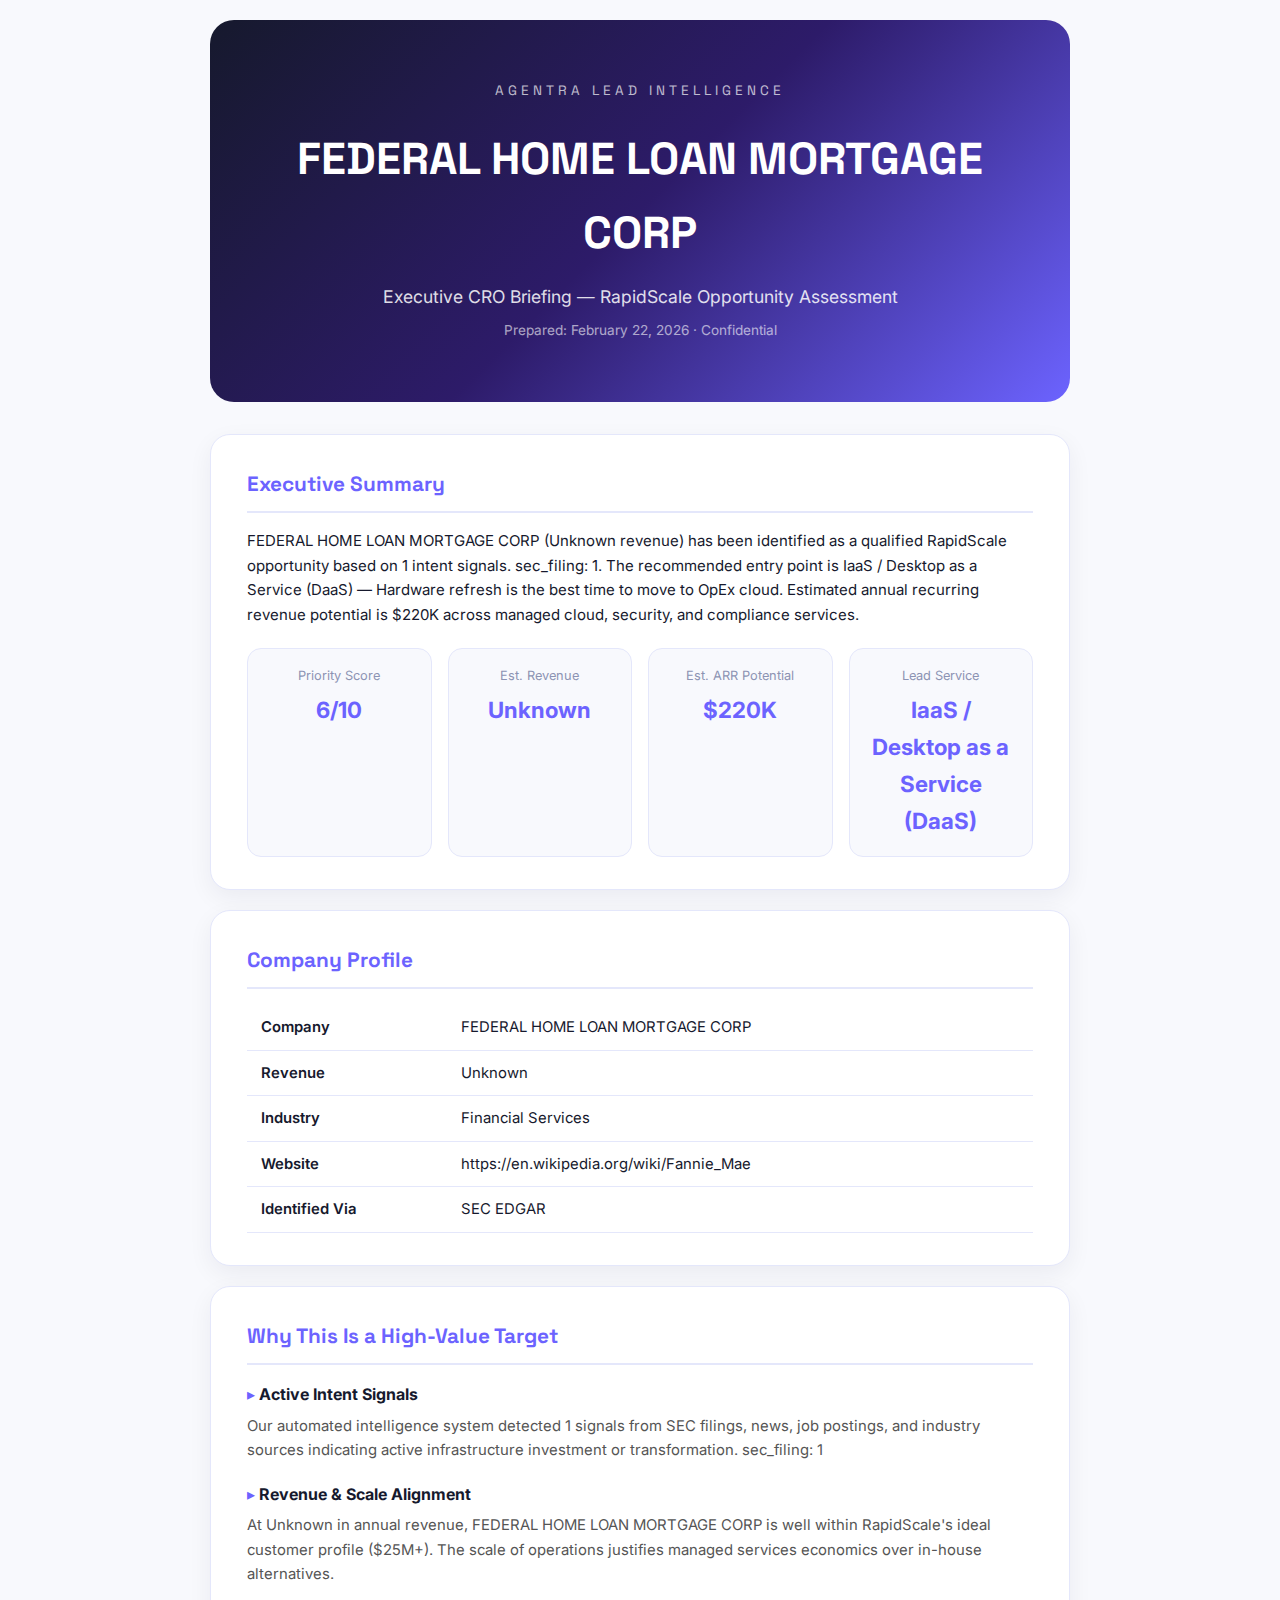
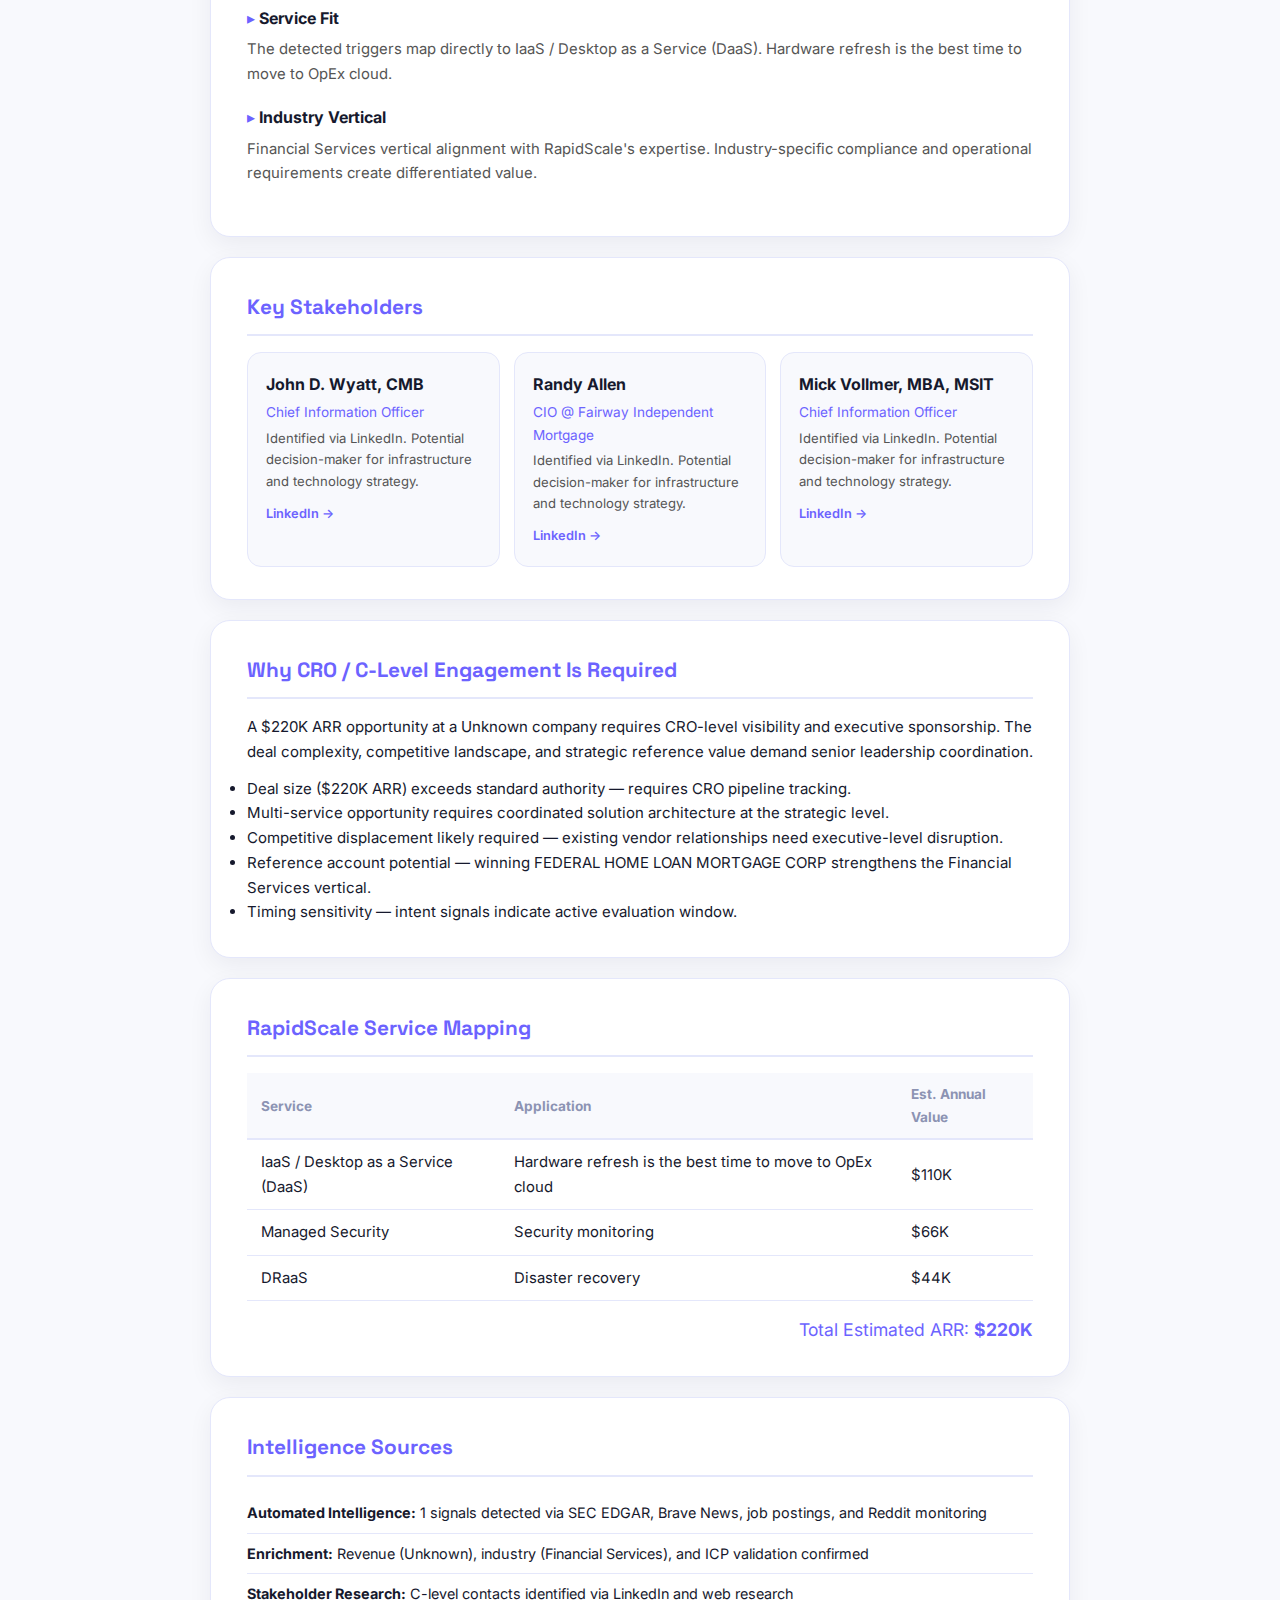
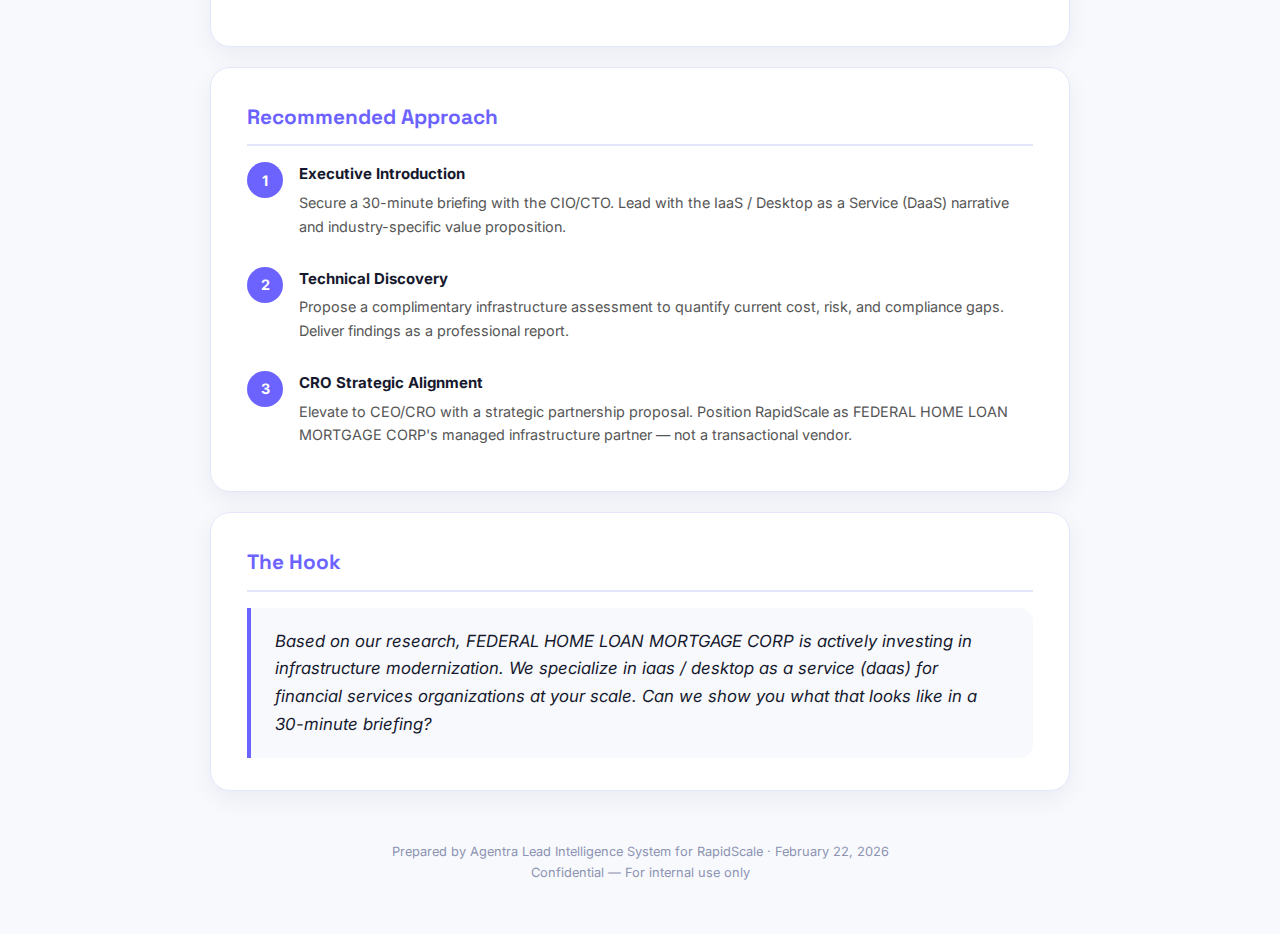
<file: briefs/federal-home-loan-mortgage-corp.html>
<!DOCTYPE html><html lang="en"><head><meta charset="UTF-8"><meta name="viewport" content="width=device-width,initial-scale=1.0">
<link rel="stylesheet" href="brief-style.css"><title>CRO Brief — FEDERAL HOME LOAN MORTGAGE CORP</title></head>
<body><div id="brief"></div>
<script src="brief-template.js"></script>
<script>
renderBrief({
  company: "FEDERAL HOME LOAN MORTGAGE CORP",
  date: "February 22, 2026",
  score: "6",
  estRevenue: "Unknown",
  arrPotential: "$220K",
  leadService: "IaaS / Desktop as a Service (DaaS)",
  execSummary: "FEDERAL HOME LOAN MORTGAGE CORP (Unknown revenue) has been identified as a qualified RapidScale opportunity based on 1 intent signals. sec_filing: 1. The recommended entry point is IaaS / Desktop as a Service (DaaS) \u2014 Hardware refresh is the best time to move to OpEx cloud. Estimated annual recurring revenue potential is $220K across managed cloud, security, and compliance services.",
  profile: [
    ['Company', "FEDERAL HOME LOAN MORTGAGE CORP"],
    ['Revenue', "Unknown"],
    ['Industry', "Financial Services"],
    ['Website', "https://en.wikipedia.org/wiki/Fannie_Mae"],
    ['Identified Via', "SEC EDGAR"]
  ],
  whyHighValue: [
    {title: 'Active Intent Signals', detail: "Our automated intelligence system detected 1 signals from SEC filings, news, job postings, and industry sources indicating active infrastructure investment or transformation. sec_filing: 1"},
    {title: 'Revenue & Scale Alignment', detail: "At Unknown in annual revenue, FEDERAL HOME LOAN MORTGAGE CORP is well within RapidScale's ideal customer profile ($25M+). The scale of operations justifies managed services economics over in-house alternatives."},
    {title: 'Service Fit', detail: "The detected triggers map directly to IaaS / Desktop as a Service (DaaS). Hardware refresh is the best time to move to OpEx cloud."},
    {title: 'Industry Vertical', detail: "Financial Services vertical alignment with RapidScale's expertise. Industry-specific compliance and operational requirements create differentiated value."}
  ],
  stakeholders: [{"name": "John D. Wyatt, CMB", "title": "Chief Information Officer", "linkedin": "https://www.linkedin.com/in/johndwyatt", "relevance": "Identified via LinkedIn. Potential decision-maker for infrastructure and technology strategy."}, {"name": "Randy Allen", "title": "CIO @ Fairway Independent Mortgage", "linkedin": "https://www.linkedin.com/in/randy-allen-01a18311/", "relevance": "Identified via LinkedIn. Potential decision-maker for infrastructure and technology strategy."}, {"name": "Mick Vollmer, MBA, MSIT", "title": "Chief Information Officer", "linkedin": "https://www.linkedin.com/in/mick-vollmer-mba-msit-8a47233/", "relevance": "Identified via LinkedIn. Potential decision-maker for infrastructure and technology strategy."}],
  whyCRO: "A $220K ARR opportunity at a Unknown company requires CRO-level visibility and executive sponsorship. The deal complexity, competitive landscape, and strategic reference value demand senior leadership coordination.",
  croReasons: [
    "Deal size ($220K ARR) exceeds standard authority \u2014 requires CRO pipeline tracking.",
    'Multi-service opportunity requires coordinated solution architecture at the strategic level.',
    'Competitive displacement likely required — existing vendor relationships need executive-level disruption.',
    "Reference account potential \u2014 winning FEDERAL HOME LOAN MORTGAGE CORP strengthens the Financial Services vertical.",
    'Timing sensitivity — intent signals indicate active evaluation window.'
  ],
  services: [{"name": "IaaS / Desktop as a Service (DaaS)", "application": "Hardware refresh is the best time to move to OpEx cloud", "value": "$110K"}, {"name": "Managed Security", "application": "Security monitoring", "value": "$66K"}, {"name": "DRaaS", "application": "Disaster recovery", "value": "$44K"}],
  sources: [
    {type: 'Automated Intelligence', detail: "1 signals detected via SEC EDGAR, Brave News, job postings, and Reddit monitoring"},
    {type: 'Enrichment', detail: "Revenue (Unknown), industry (Financial Services), and ICP validation confirmed"},
    {type: 'Stakeholder Research', detail: 'C-level contacts identified via LinkedIn and web research'}
  ],
  approach: [
    {title: 'Executive Introduction', detail: "Secure a 30-minute briefing with the CIO/CTO. Lead with the IaaS / Desktop as a Service (DaaS) narrative and industry-specific value proposition."},
    {title: 'Technical Discovery', detail: 'Propose a complimentary infrastructure assessment to quantify current cost, risk, and compliance gaps. Deliver findings as a professional report.'},
    {title: 'CRO Strategic Alignment', detail: "Elevate to CEO/CRO with a strategic partnership proposal. Position RapidScale as FEDERAL HOME LOAN MORTGAGE CORP's managed infrastructure partner \u2014 not a transactional vendor."}
  ],
  hook: "Based on our research, FEDERAL HOME LOAN MORTGAGE CORP is actively investing in infrastructure modernization. We specialize in iaas / desktop as a service (daas) for financial services organizations at your scale. Can we show you what that looks like in a 30-minute briefing?"
});
</script></body></html>
</file>
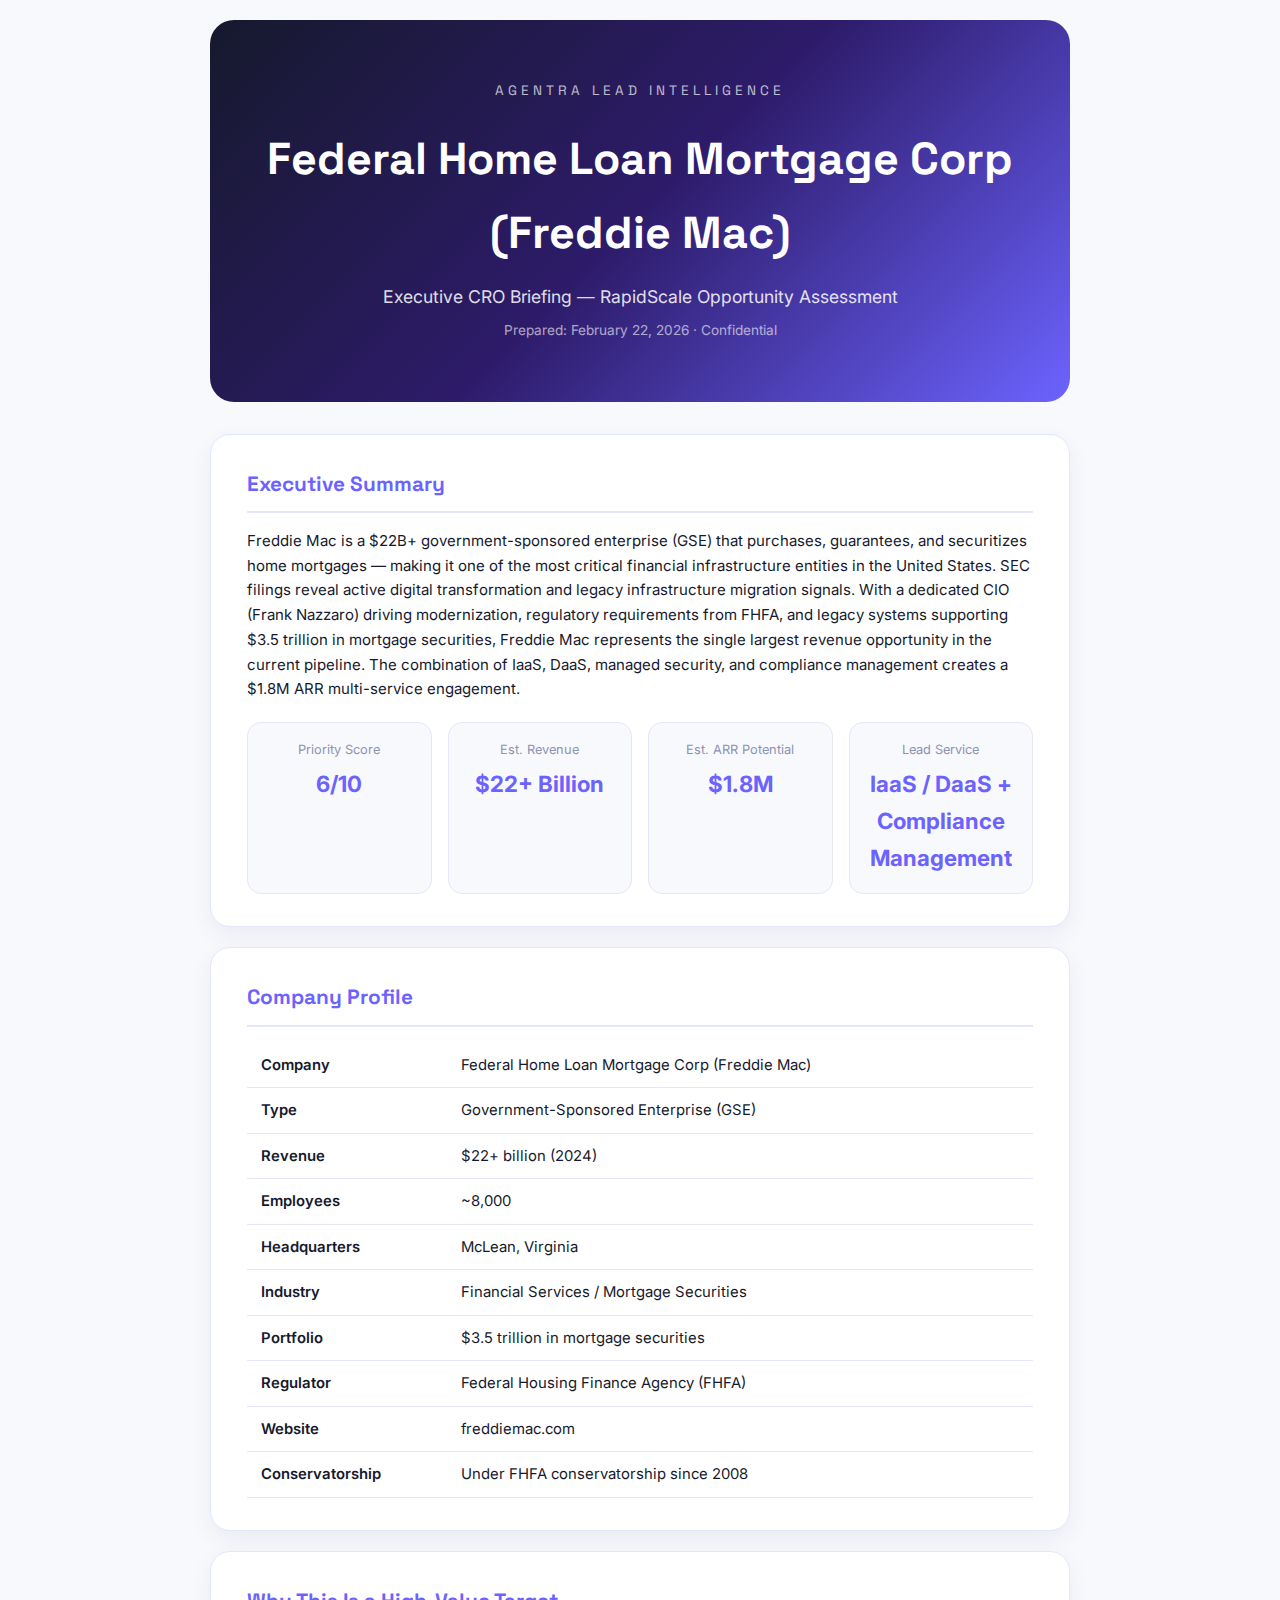
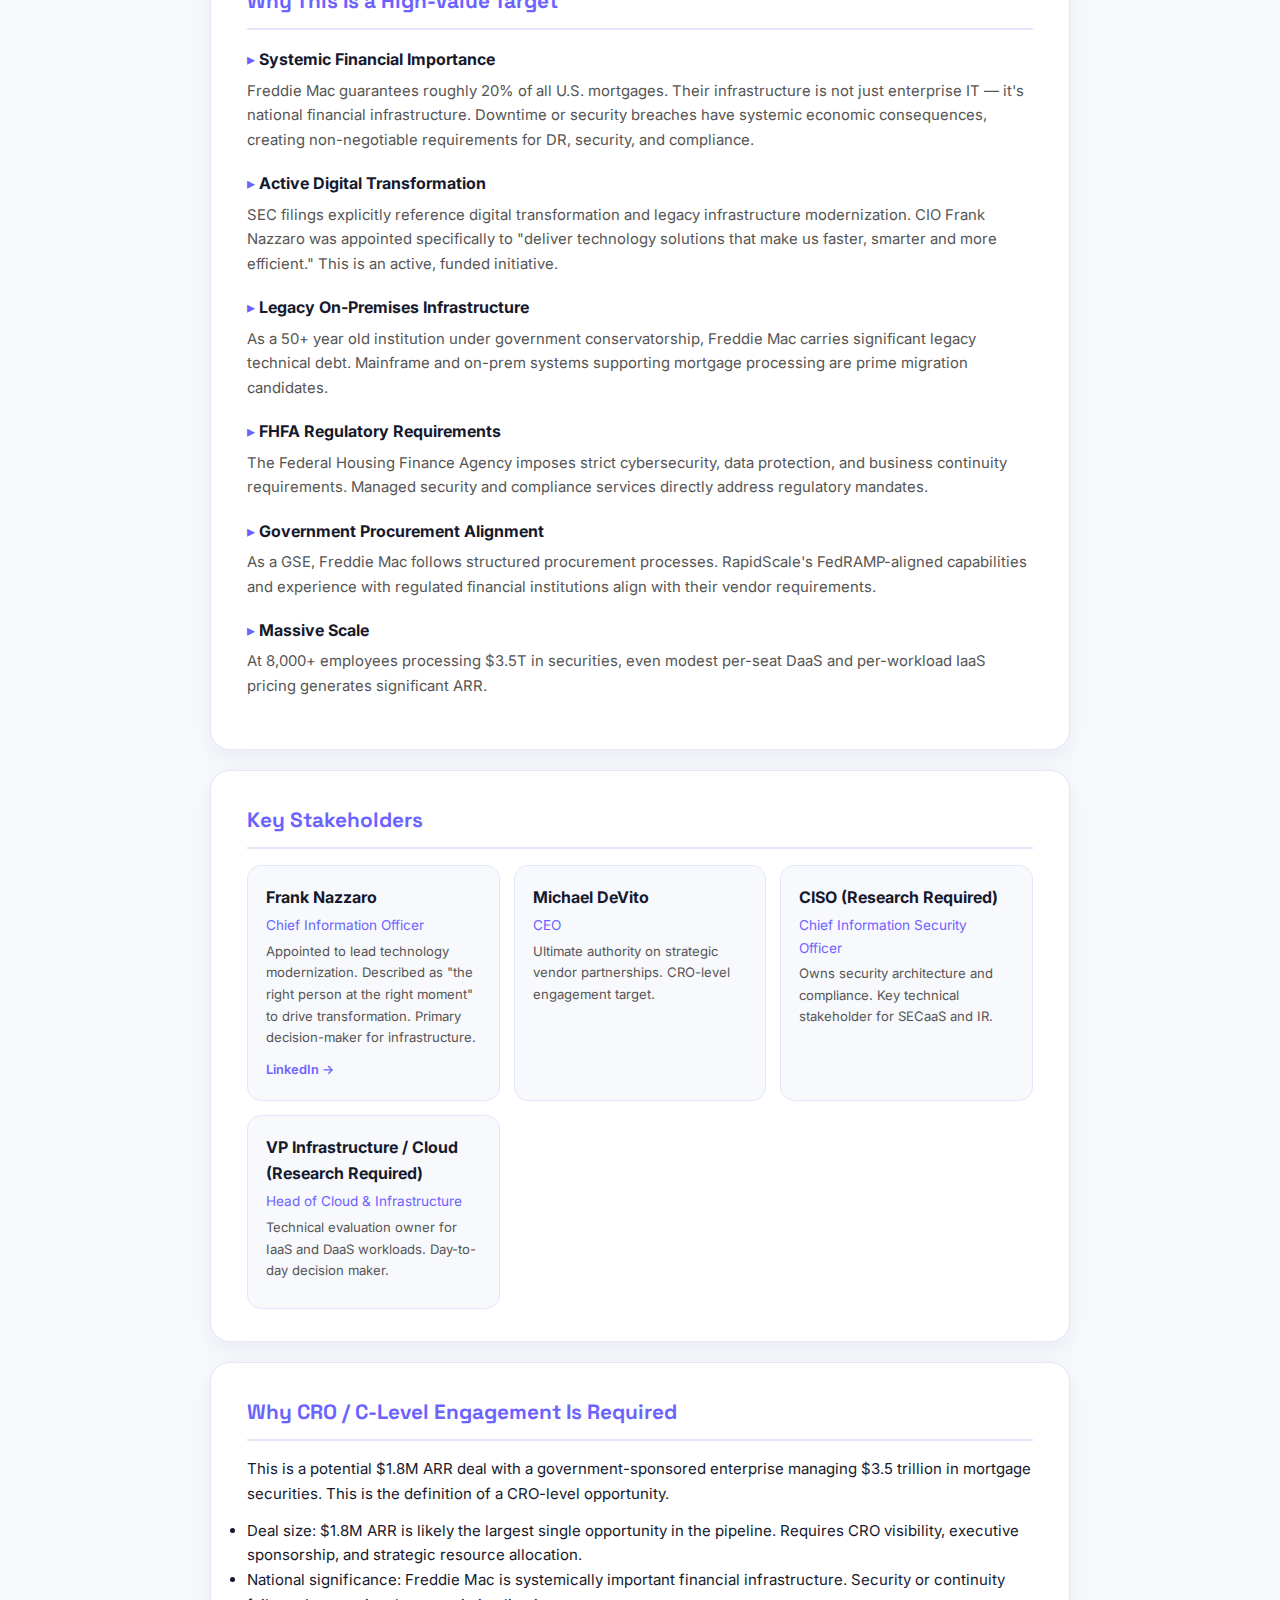
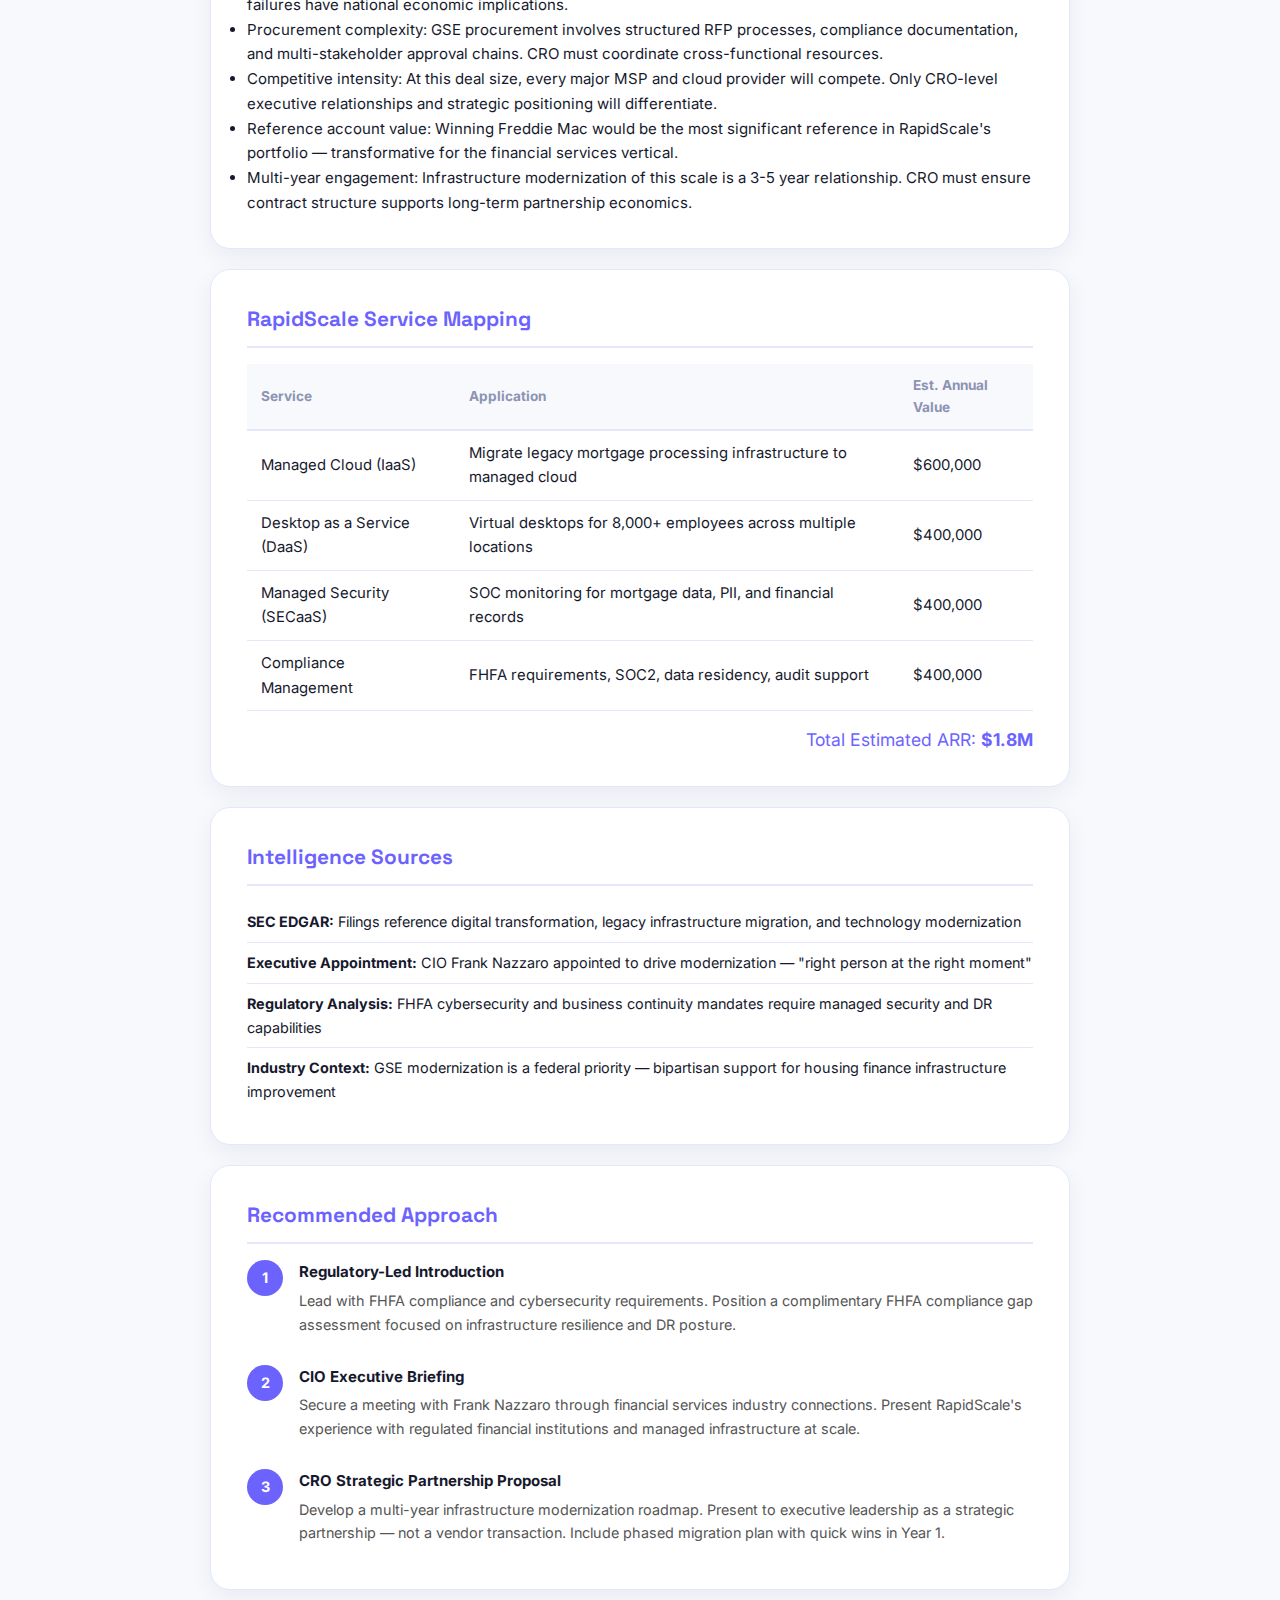
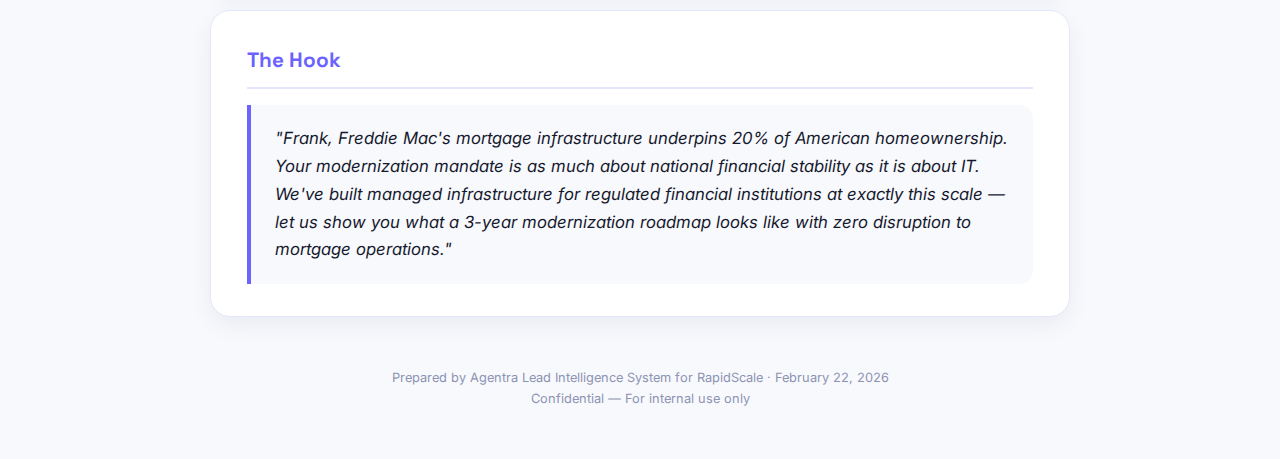
<file: briefs/freddie-mac.html>
<!DOCTYPE html><html lang="en"><head><meta charset="UTF-8"><meta name="viewport" content="width=device-width,initial-scale=1.0">
<link rel="stylesheet" href="brief-style.css"><title>CRO Brief — Freddie Mac</title></head>
<body><div id="brief"></div>
<script src="brief-template.js"></script>
<script>
renderBrief({
  company: 'Federal Home Loan Mortgage Corp (Freddie Mac)',
  date: 'February 22, 2026',
  score: '6',
  estRevenue: '$22+ Billion',
  arrPotential: '$1.8M',
  leadService: 'IaaS / DaaS + Compliance Management',
  execSummary: `Freddie Mac is a $22B+ government-sponsored enterprise (GSE) that purchases, guarantees, and securitizes home mortgages — making it one of the most critical financial infrastructure entities in the United States. SEC filings reveal active digital transformation and legacy infrastructure migration signals. With a dedicated CIO (Frank Nazzaro) driving modernization, regulatory requirements from FHFA, and legacy systems supporting $3.5 trillion in mortgage securities, Freddie Mac represents the single largest revenue opportunity in the current pipeline. The combination of IaaS, DaaS, managed security, and compliance management creates a $1.8M ARR multi-service engagement.`,
  profile: [
    ['Company', 'Federal Home Loan Mortgage Corp (Freddie Mac)'],
    ['Type', 'Government-Sponsored Enterprise (GSE)'],
    ['Revenue', '$22+ billion (2024)'],
    ['Employees', '~8,000'],
    ['Headquarters', 'McLean, Virginia'],
    ['Industry', 'Financial Services / Mortgage Securities'],
    ['Portfolio', '$3.5 trillion in mortgage securities'],
    ['Regulator', 'Federal Housing Finance Agency (FHFA)'],
    ['Website', 'freddiemac.com'],
    ['Conservatorship', 'Under FHFA conservatorship since 2008']
  ],
  whyHighValue: [
    {title: 'Systemic Financial Importance', detail: 'Freddie Mac guarantees roughly 20% of all U.S. mortgages. Their infrastructure is not just enterprise IT — it\'s national financial infrastructure. Downtime or security breaches have systemic economic consequences, creating non-negotiable requirements for DR, security, and compliance.'},
    {title: 'Active Digital Transformation', detail: 'SEC filings explicitly reference digital transformation and legacy infrastructure modernization. CIO Frank Nazzaro was appointed specifically to "deliver technology solutions that make us faster, smarter and more efficient." This is an active, funded initiative.'},
    {title: 'Legacy On-Premises Infrastructure', detail: 'As a 50+ year old institution under government conservatorship, Freddie Mac carries significant legacy technical debt. Mainframe and on-prem systems supporting mortgage processing are prime migration candidates.'},
    {title: 'FHFA Regulatory Requirements', detail: 'The Federal Housing Finance Agency imposes strict cybersecurity, data protection, and business continuity requirements. Managed security and compliance services directly address regulatory mandates.'},
    {title: 'Government Procurement Alignment', detail: 'As a GSE, Freddie Mac follows structured procurement processes. RapidScale\'s FedRAMP-aligned capabilities and experience with regulated financial institutions align with their vendor requirements.'},
    {title: 'Massive Scale', detail: 'At 8,000+ employees processing $3.5T in securities, even modest per-seat DaaS and per-workload IaaS pricing generates significant ARR.'}
  ],
  stakeholders: [
    {name: 'Frank Nazzaro', title: 'Chief Information Officer', relevance: 'Appointed to lead technology modernization. Described as "the right person at the right moment" to drive transformation. Primary decision-maker for infrastructure.', linkedin: 'https://www.linkedin.com/in/franknazzaro/'},
    {name: 'Michael DeVito', title: 'CEO', relevance: 'Ultimate authority on strategic vendor partnerships. CRO-level engagement target.', linkedin: ''},
    {name: 'CISO (Research Required)', title: 'Chief Information Security Officer', relevance: 'Owns security architecture and compliance. Key technical stakeholder for SECaaS and IR.', linkedin: ''},
    {name: 'VP Infrastructure / Cloud (Research Required)', title: 'Head of Cloud & Infrastructure', relevance: 'Technical evaluation owner for IaaS and DaaS workloads. Day-to-day decision maker.', linkedin: ''}
  ],
  whyCRO: 'This is a potential $1.8M ARR deal with a government-sponsored enterprise managing $3.5 trillion in mortgage securities. This is the definition of a CRO-level opportunity.',
  croReasons: [
    'Deal size: $1.8M ARR is likely the largest single opportunity in the pipeline. Requires CRO visibility, executive sponsorship, and strategic resource allocation.',
    'National significance: Freddie Mac is systemically important financial infrastructure. Security or continuity failures have national economic implications.',
    'Procurement complexity: GSE procurement involves structured RFP processes, compliance documentation, and multi-stakeholder approval chains. CRO must coordinate cross-functional resources.',
    'Competitive intensity: At this deal size, every major MSP and cloud provider will compete. Only CRO-level executive relationships and strategic positioning will differentiate.',
    'Reference account value: Winning Freddie Mac would be the most significant reference in RapidScale\'s portfolio — transformative for the financial services vertical.',
    'Multi-year engagement: Infrastructure modernization of this scale is a 3-5 year relationship. CRO must ensure contract structure supports long-term partnership economics.'
  ],
  services: [
    {name: 'Managed Cloud (IaaS)', application: 'Migrate legacy mortgage processing infrastructure to managed cloud', value: '$600,000'},
    {name: 'Desktop as a Service (DaaS)', application: 'Virtual desktops for 8,000+ employees across multiple locations', value: '$400,000'},
    {name: 'Managed Security (SECaaS)', application: 'SOC monitoring for mortgage data, PII, and financial records', value: '$400,000'},
    {name: 'Compliance Management', application: 'FHFA requirements, SOC2, data residency, audit support', value: '$400,000'}
  ],
  sources: [
    {type: 'SEC EDGAR', detail: 'Filings reference digital transformation, legacy infrastructure migration, and technology modernization'},
    {type: 'Executive Appointment', detail: 'CIO Frank Nazzaro appointed to drive modernization — "right person at the right moment"'},
    {type: 'Regulatory Analysis', detail: 'FHFA cybersecurity and business continuity mandates require managed security and DR capabilities'},
    {type: 'Industry Context', detail: 'GSE modernization is a federal priority — bipartisan support for housing finance infrastructure improvement'}
  ],
  approach: [
    {title: 'Regulatory-Led Introduction', detail: 'Lead with FHFA compliance and cybersecurity requirements. Position a complimentary FHFA compliance gap assessment focused on infrastructure resilience and DR posture.'},
    {title: 'CIO Executive Briefing', detail: 'Secure a meeting with Frank Nazzaro through financial services industry connections. Present RapidScale\'s experience with regulated financial institutions and managed infrastructure at scale.'},
    {title: 'CRO Strategic Partnership Proposal', detail: 'Develop a multi-year infrastructure modernization roadmap. Present to executive leadership as a strategic partnership — not a vendor transaction. Include phased migration plan with quick wins in Year 1.'}
  ],
  hook: '"Frank, Freddie Mac\'s mortgage infrastructure underpins 20% of American homeownership. Your modernization mandate is as much about national financial stability as it is about IT. We\'ve built managed infrastructure for regulated financial institutions at exactly this scale — let us show you what a 3-year modernization roadmap looks like with zero disruption to mortgage operations."'
});
</script></body></html>
</file>
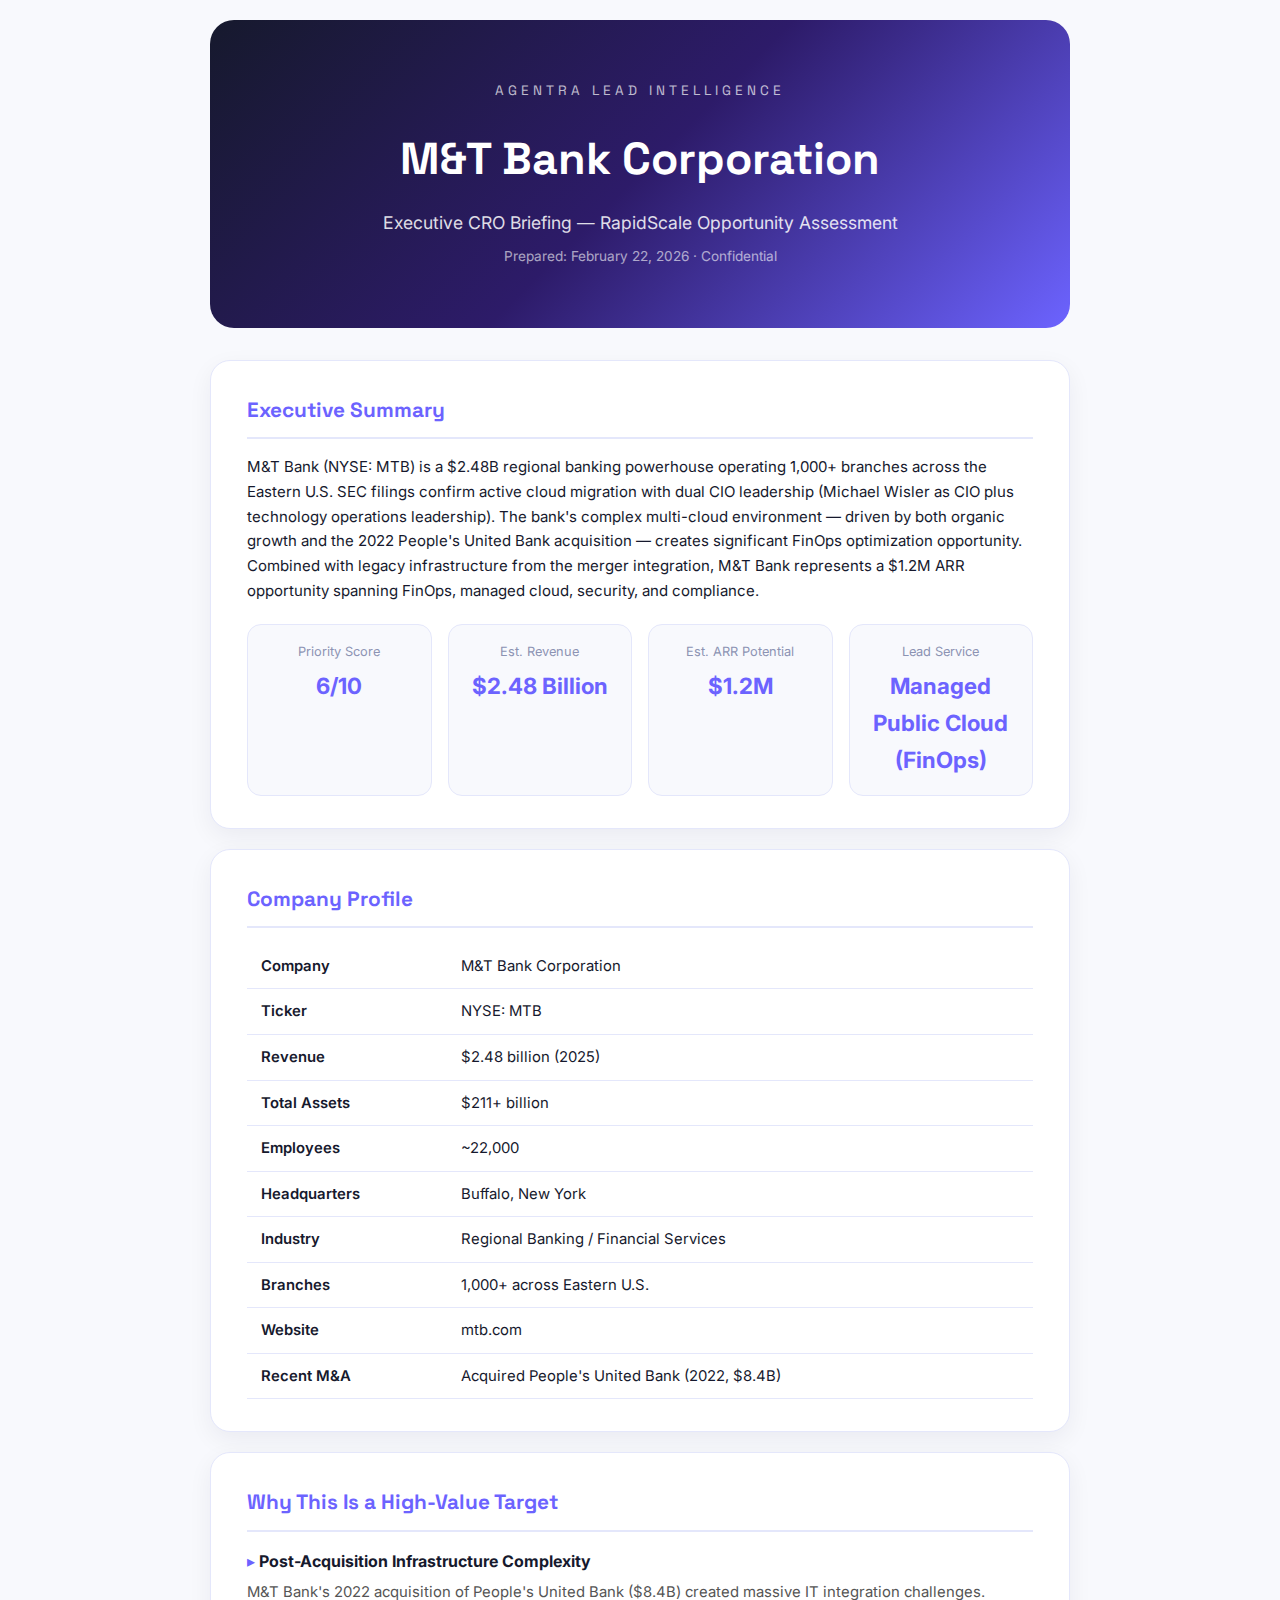
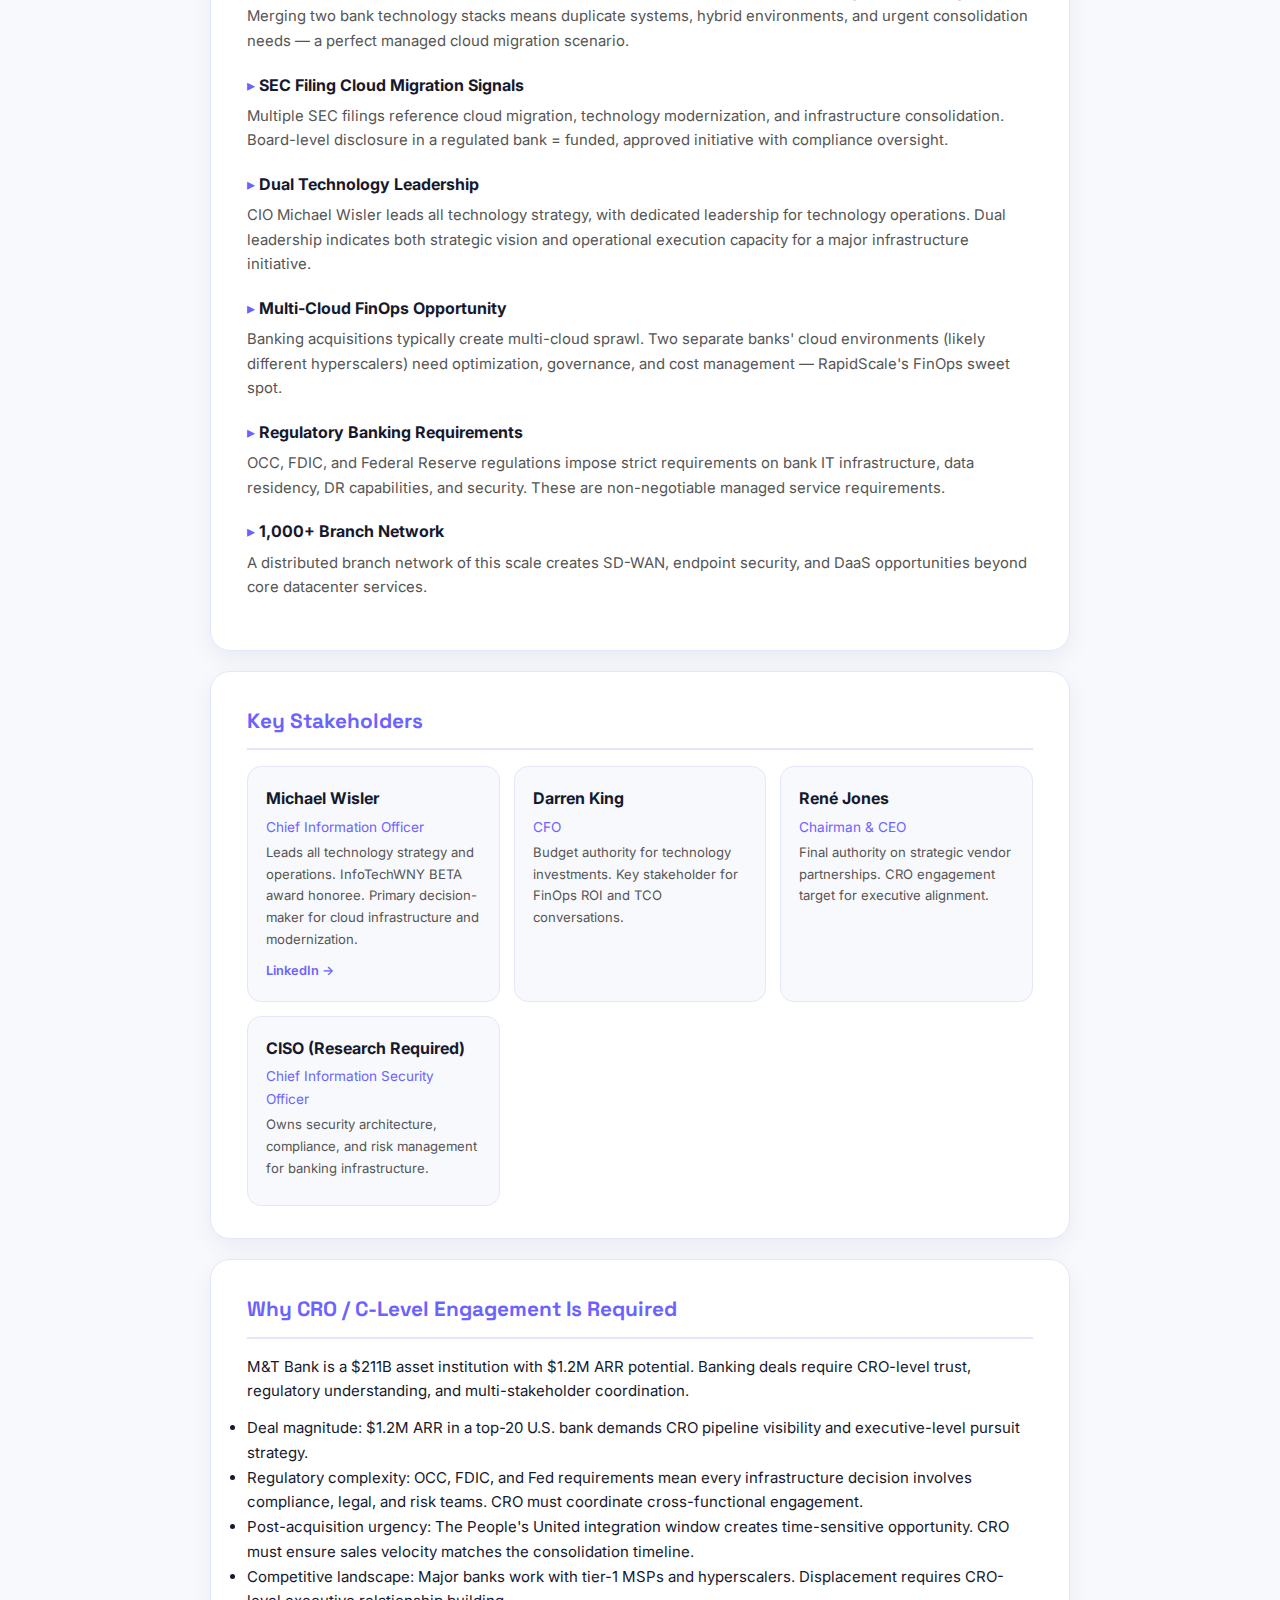
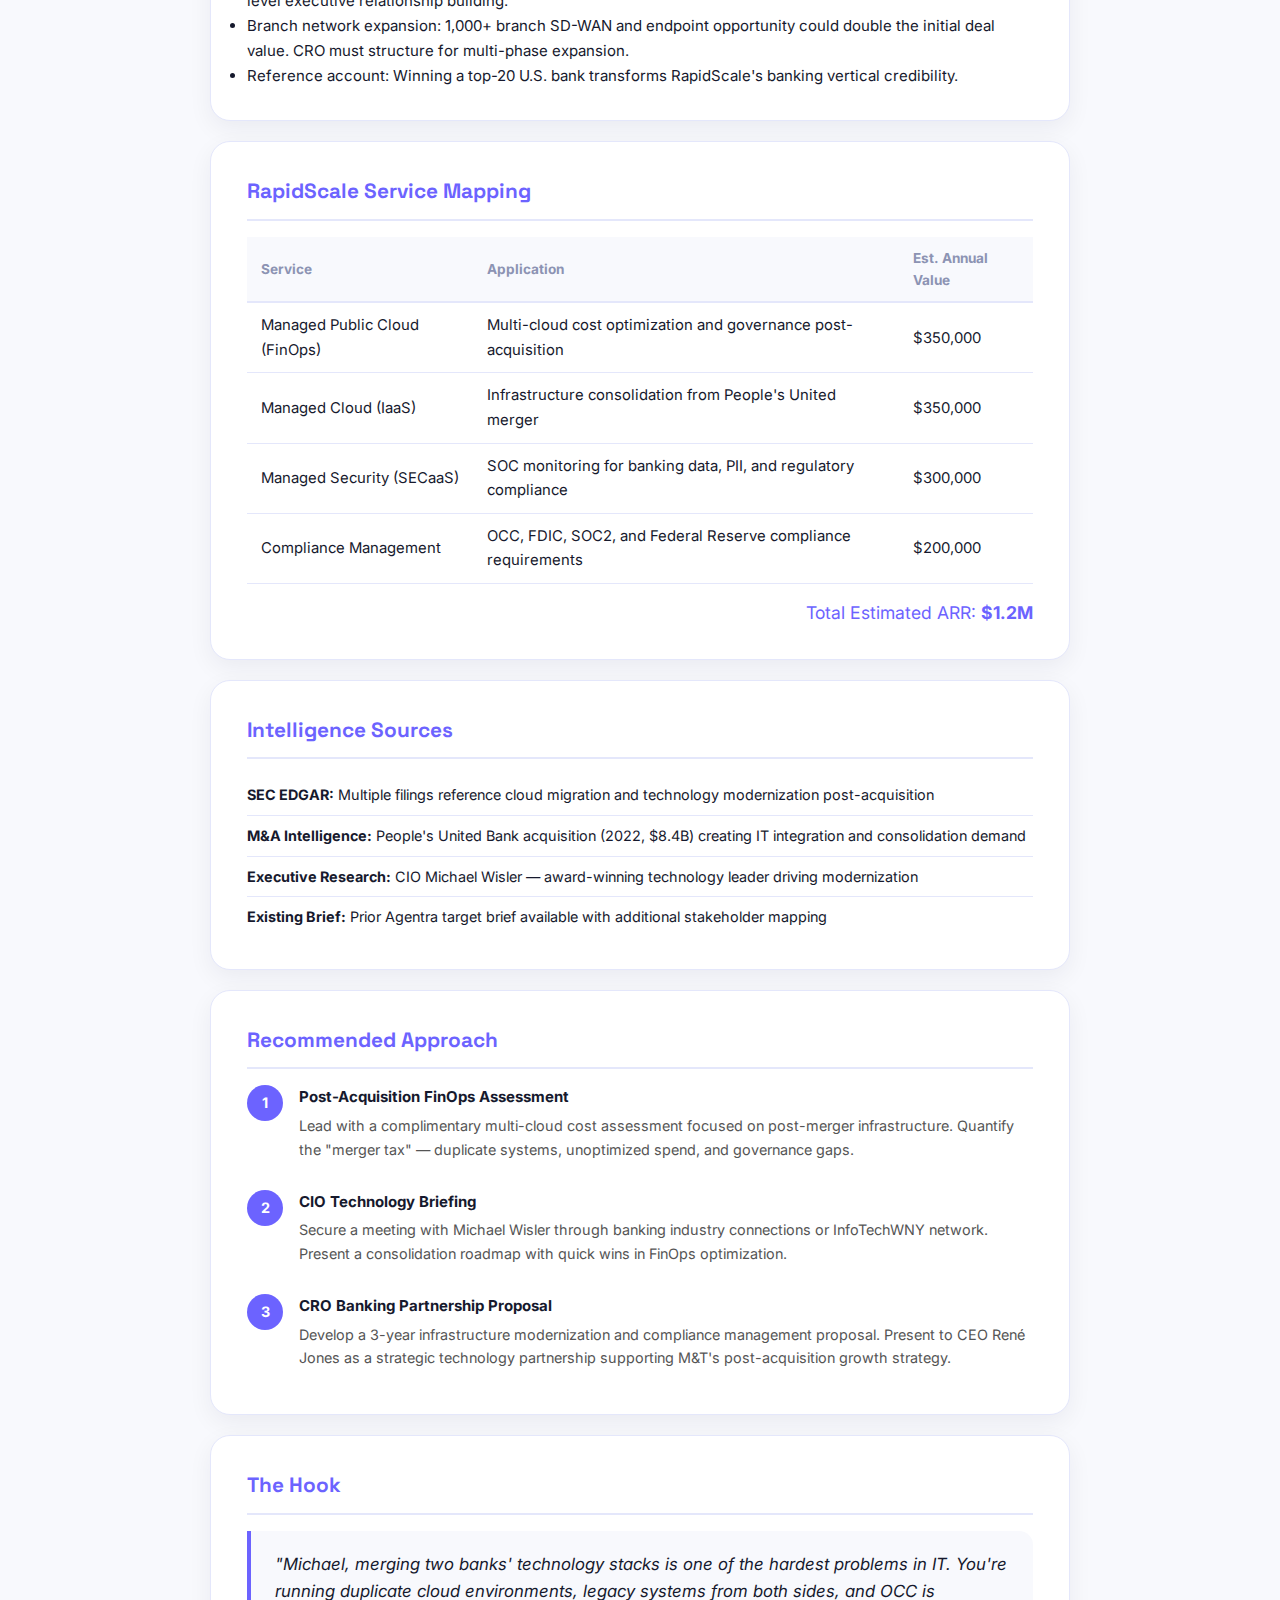
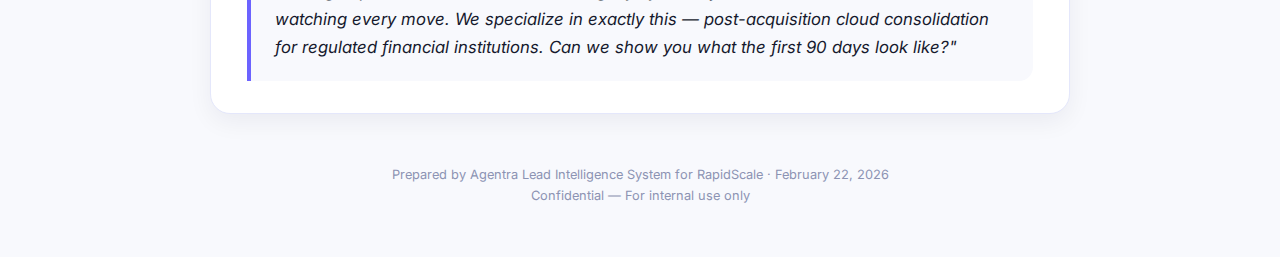
<file: briefs/mt-bank.html>
<!DOCTYPE html><html lang="en"><head><meta charset="UTF-8"><meta name="viewport" content="width=device-width,initial-scale=1.0">
<link rel="stylesheet" href="brief-style.css"><title>CRO Brief — M&T Bank</title></head>
<body><div id="brief"></div>
<script src="brief-template.js"></script>
<script>
renderBrief({
  company: 'M&T Bank Corporation',
  date: 'February 22, 2026',
  score: '6',
  estRevenue: '$2.48 Billion',
  arrPotential: '$1.2M',
  leadService: 'Managed Public Cloud (FinOps)',
  execSummary: `M&T Bank (NYSE: MTB) is a $2.48B regional banking powerhouse operating 1,000+ branches across the Eastern U.S. SEC filings confirm active cloud migration with dual CIO leadership (Michael Wisler as CIO plus technology operations leadership). The bank's complex multi-cloud environment — driven by both organic growth and the 2022 People's United Bank acquisition — creates significant FinOps optimization opportunity. Combined with legacy infrastructure from the merger integration, M&T Bank represents a $1.2M ARR opportunity spanning FinOps, managed cloud, security, and compliance.`,
  profile: [
    ['Company', 'M&T Bank Corporation'],
    ['Ticker', 'NYSE: MTB'],
    ['Revenue', '$2.48 billion (2025)'],
    ['Total Assets', '$211+ billion'],
    ['Employees', '~22,000'],
    ['Headquarters', 'Buffalo, New York'],
    ['Industry', 'Regional Banking / Financial Services'],
    ['Branches', '1,000+ across Eastern U.S.'],
    ['Website', 'mtb.com'],
    ['Recent M&A', 'Acquired People\'s United Bank (2022, $8.4B)']
  ],
  whyHighValue: [
    {title: 'Post-Acquisition Infrastructure Complexity', detail: 'M&T Bank\'s 2022 acquisition of People\'s United Bank ($8.4B) created massive IT integration challenges. Merging two bank technology stacks means duplicate systems, hybrid environments, and urgent consolidation needs — a perfect managed cloud migration scenario.'},
    {title: 'SEC Filing Cloud Migration Signals', detail: 'Multiple SEC filings reference cloud migration, technology modernization, and infrastructure consolidation. Board-level disclosure in a regulated bank = funded, approved initiative with compliance oversight.'},
    {title: 'Dual Technology Leadership', detail: 'CIO Michael Wisler leads all technology strategy, with dedicated leadership for technology operations. Dual leadership indicates both strategic vision and operational execution capacity for a major infrastructure initiative.'},
    {title: 'Multi-Cloud FinOps Opportunity', detail: 'Banking acquisitions typically create multi-cloud sprawl. Two separate banks\' cloud environments (likely different hyperscalers) need optimization, governance, and cost management — RapidScale\'s FinOps sweet spot.'},
    {title: 'Regulatory Banking Requirements', detail: 'OCC, FDIC, and Federal Reserve regulations impose strict requirements on bank IT infrastructure, data residency, DR capabilities, and security. These are non-negotiable managed service requirements.'},
    {title: '1,000+ Branch Network', detail: 'A distributed branch network of this scale creates SD-WAN, endpoint security, and DaaS opportunities beyond core datacenter services.'}
  ],
  stakeholders: [
    {name: 'Michael Wisler', title: 'Chief Information Officer', relevance: 'Leads all technology strategy and operations. InfoTechWNY BETA award honoree. Primary decision-maker for cloud infrastructure and modernization.', linkedin: 'https://www.linkedin.com/in/michaelwisler/'},
    {name: 'Darren King', title: 'CFO', relevance: 'Budget authority for technology investments. Key stakeholder for FinOps ROI and TCO conversations.', linkedin: ''},
    {name: 'René Jones', title: 'Chairman & CEO', relevance: 'Final authority on strategic vendor partnerships. CRO engagement target for executive alignment.', linkedin: ''},
    {name: 'CISO (Research Required)', title: 'Chief Information Security Officer', relevance: 'Owns security architecture, compliance, and risk management for banking infrastructure.', linkedin: ''}
  ],
  whyCRO: 'M&T Bank is a $211B asset institution with $1.2M ARR potential. Banking deals require CRO-level trust, regulatory understanding, and multi-stakeholder coordination.',
  croReasons: [
    'Deal magnitude: $1.2M ARR in a top-20 U.S. bank demands CRO pipeline visibility and executive-level pursuit strategy.',
    'Regulatory complexity: OCC, FDIC, and Fed requirements mean every infrastructure decision involves compliance, legal, and risk teams. CRO must coordinate cross-functional engagement.',
    'Post-acquisition urgency: The People\'s United integration window creates time-sensitive opportunity. CRO must ensure sales velocity matches the consolidation timeline.',
    'Competitive landscape: Major banks work with tier-1 MSPs and hyperscalers. Displacement requires CRO-level executive relationship building.',
    'Branch network expansion: 1,000+ branch SD-WAN and endpoint opportunity could double the initial deal value. CRO must structure for multi-phase expansion.',
    'Reference account: Winning a top-20 U.S. bank transforms RapidScale\'s banking vertical credibility.'
  ],
  services: [
    {name: 'Managed Public Cloud (FinOps)', application: 'Multi-cloud cost optimization and governance post-acquisition', value: '$350,000'},
    {name: 'Managed Cloud (IaaS)', application: 'Infrastructure consolidation from People\'s United merger', value: '$350,000'},
    {name: 'Managed Security (SECaaS)', application: 'SOC monitoring for banking data, PII, and regulatory compliance', value: '$300,000'},
    {name: 'Compliance Management', application: 'OCC, FDIC, SOC2, and Federal Reserve compliance requirements', value: '$200,000'}
  ],
  sources: [
    {type: 'SEC EDGAR', detail: 'Multiple filings reference cloud migration and technology modernization post-acquisition'},
    {type: 'M&A Intelligence', detail: 'People\'s United Bank acquisition (2022, $8.4B) creating IT integration and consolidation demand'},
    {type: 'Executive Research', detail: 'CIO Michael Wisler — award-winning technology leader driving modernization'},
    {type: 'Existing Brief', detail: 'Prior Agentra target brief available with additional stakeholder mapping'}
  ],
  approach: [
    {title: 'Post-Acquisition FinOps Assessment', detail: 'Lead with a complimentary multi-cloud cost assessment focused on post-merger infrastructure. Quantify the "merger tax" — duplicate systems, unoptimized spend, and governance gaps.'},
    {title: 'CIO Technology Briefing', detail: 'Secure a meeting with Michael Wisler through banking industry connections or InfoTechWNY network. Present a consolidation roadmap with quick wins in FinOps optimization.'},
    {title: 'CRO Banking Partnership Proposal', detail: 'Develop a 3-year infrastructure modernization and compliance management proposal. Present to CEO René Jones as a strategic technology partnership supporting M&T\'s post-acquisition growth strategy.'}
  ],
  hook: '"Michael, merging two banks\' technology stacks is one of the hardest problems in IT. You\'re running duplicate cloud environments, legacy systems from both sides, and OCC is watching every move. We specialize in exactly this — post-acquisition cloud consolidation for regulated financial institutions. Can we show you what the first 90 days look like?"'
});
</script></body></html>
</file>
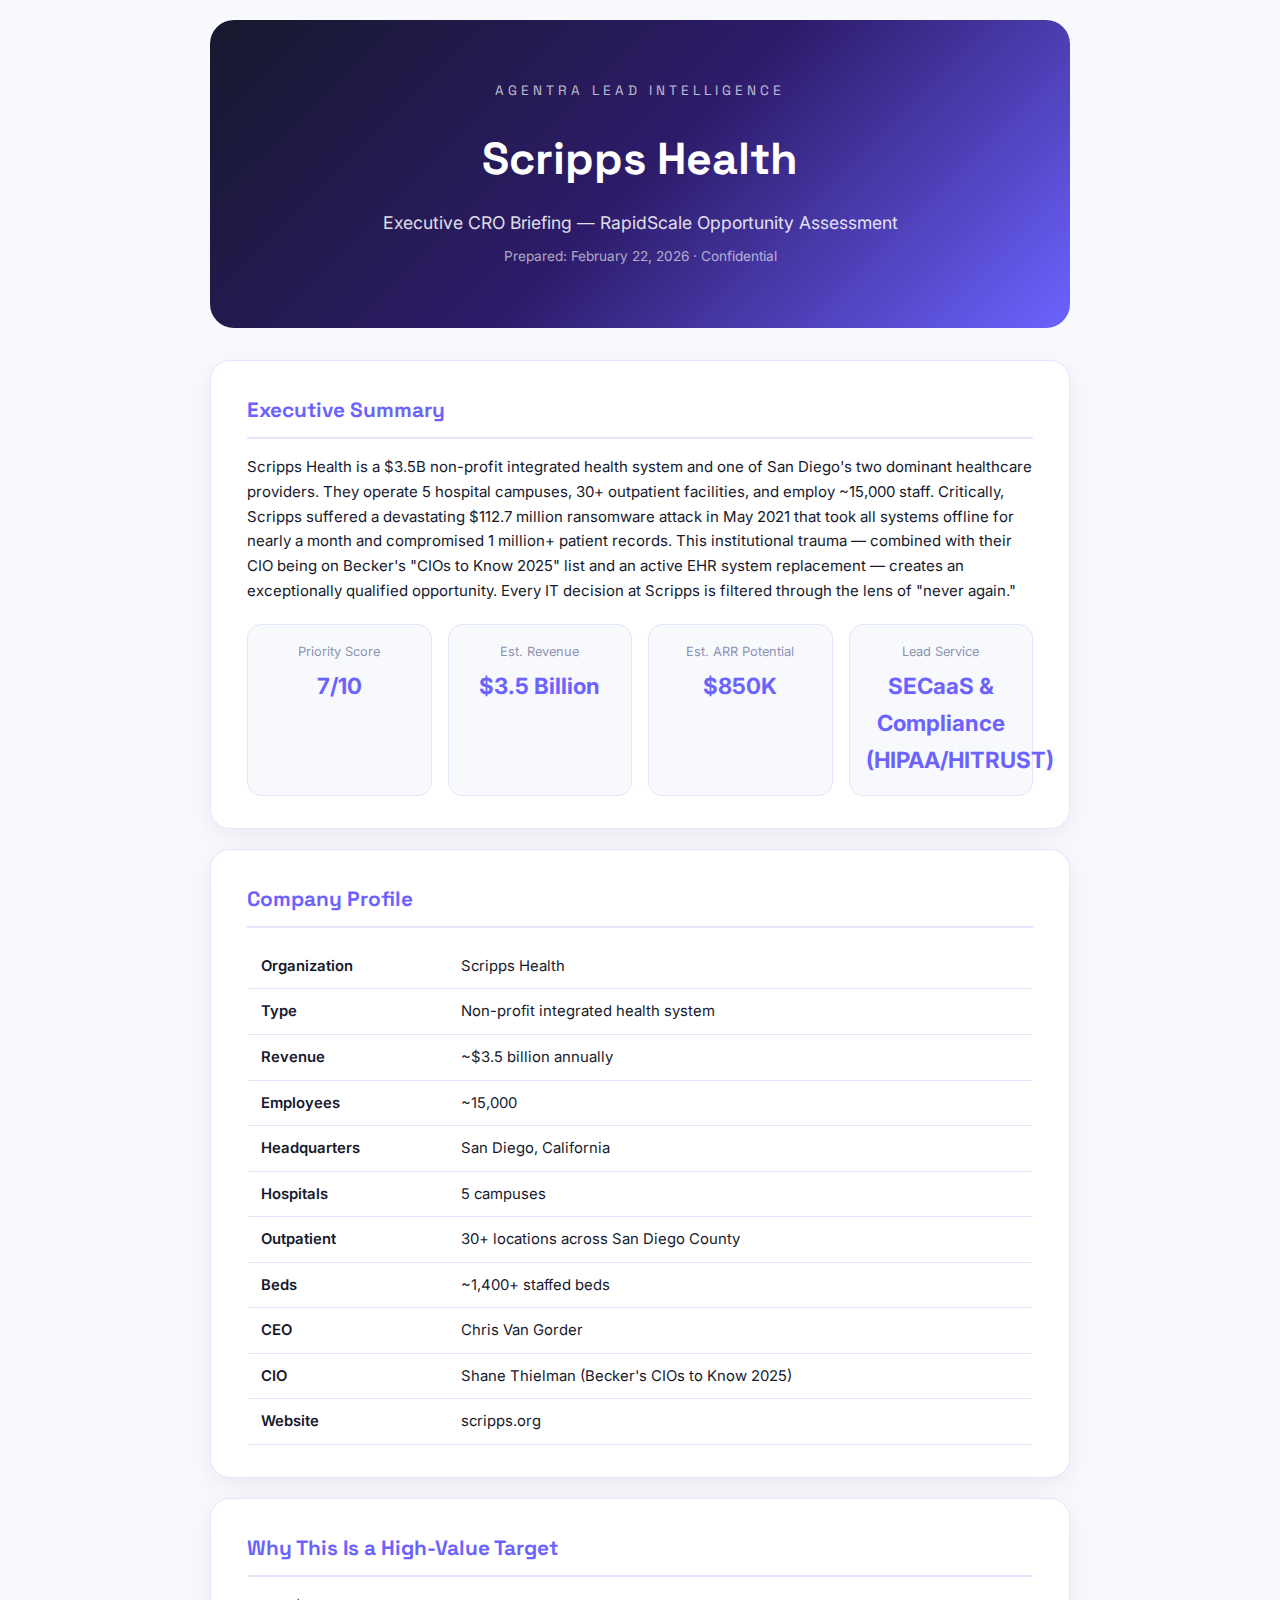
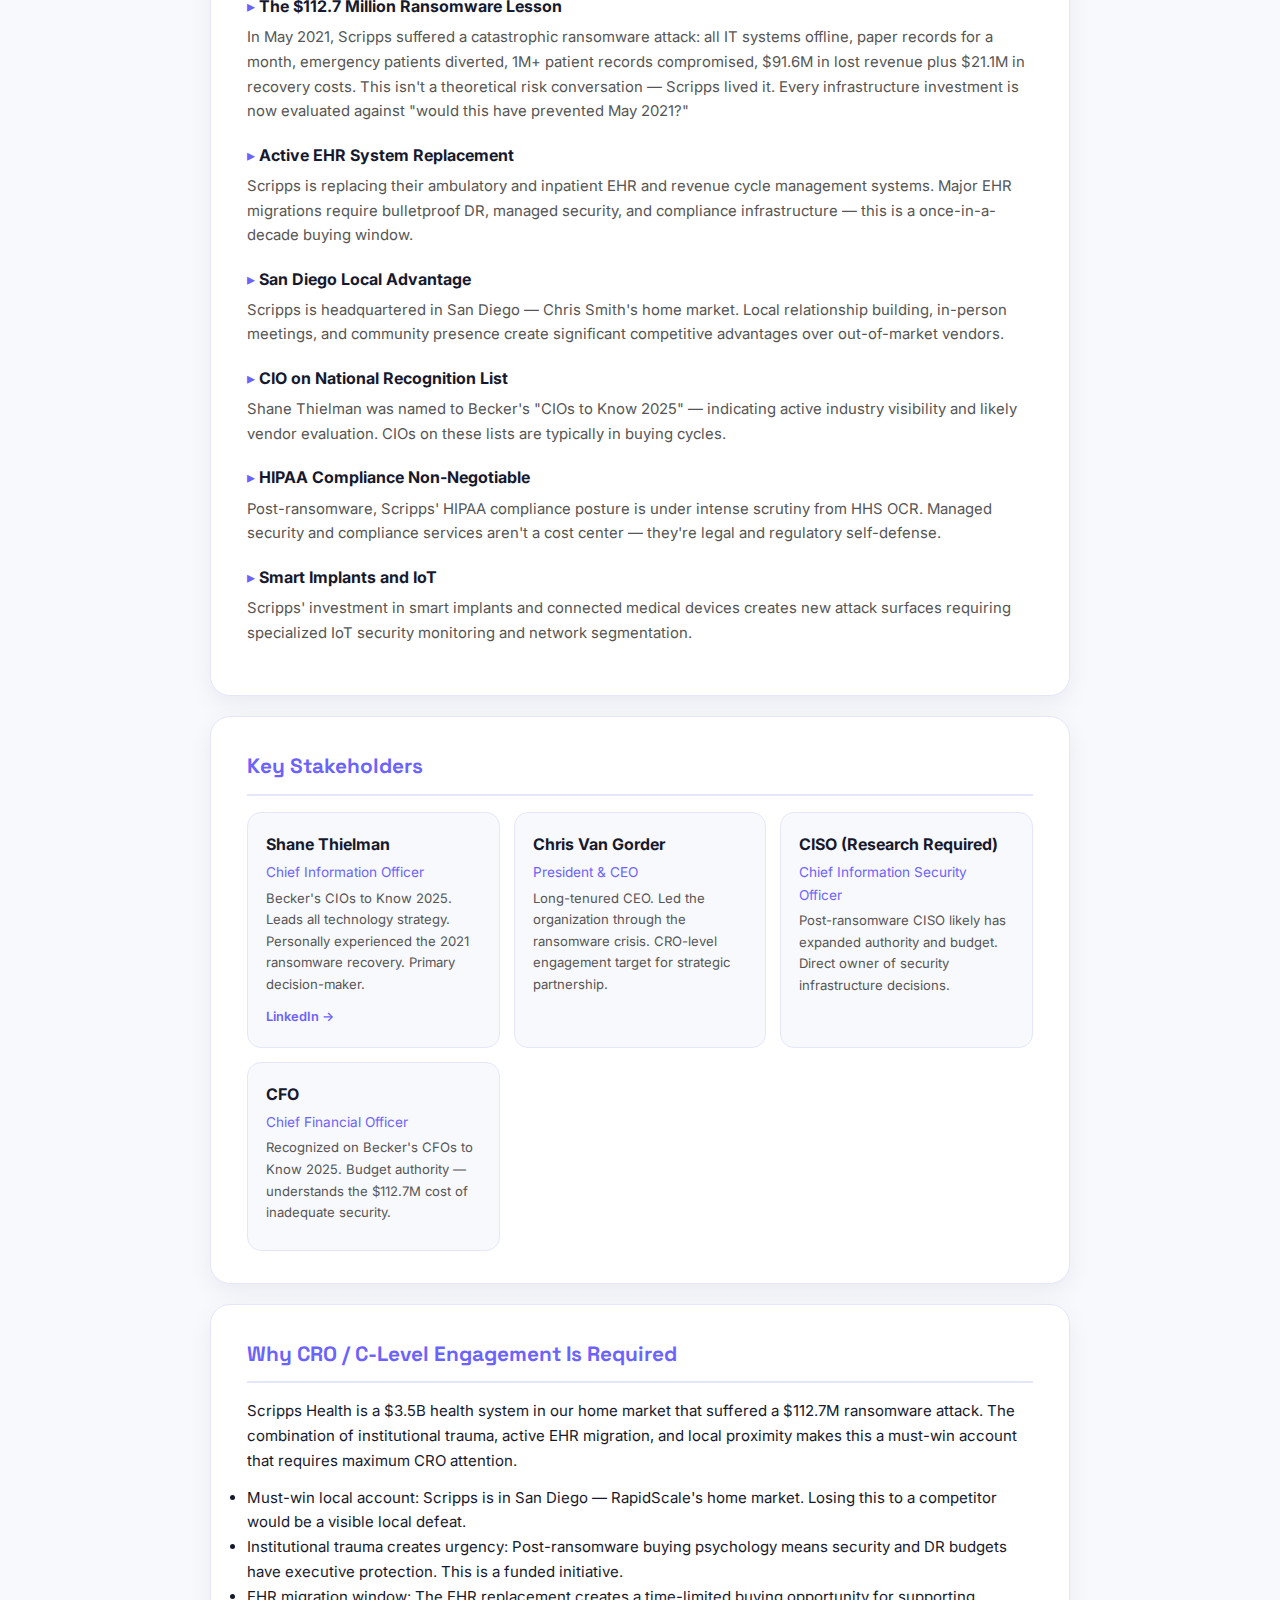
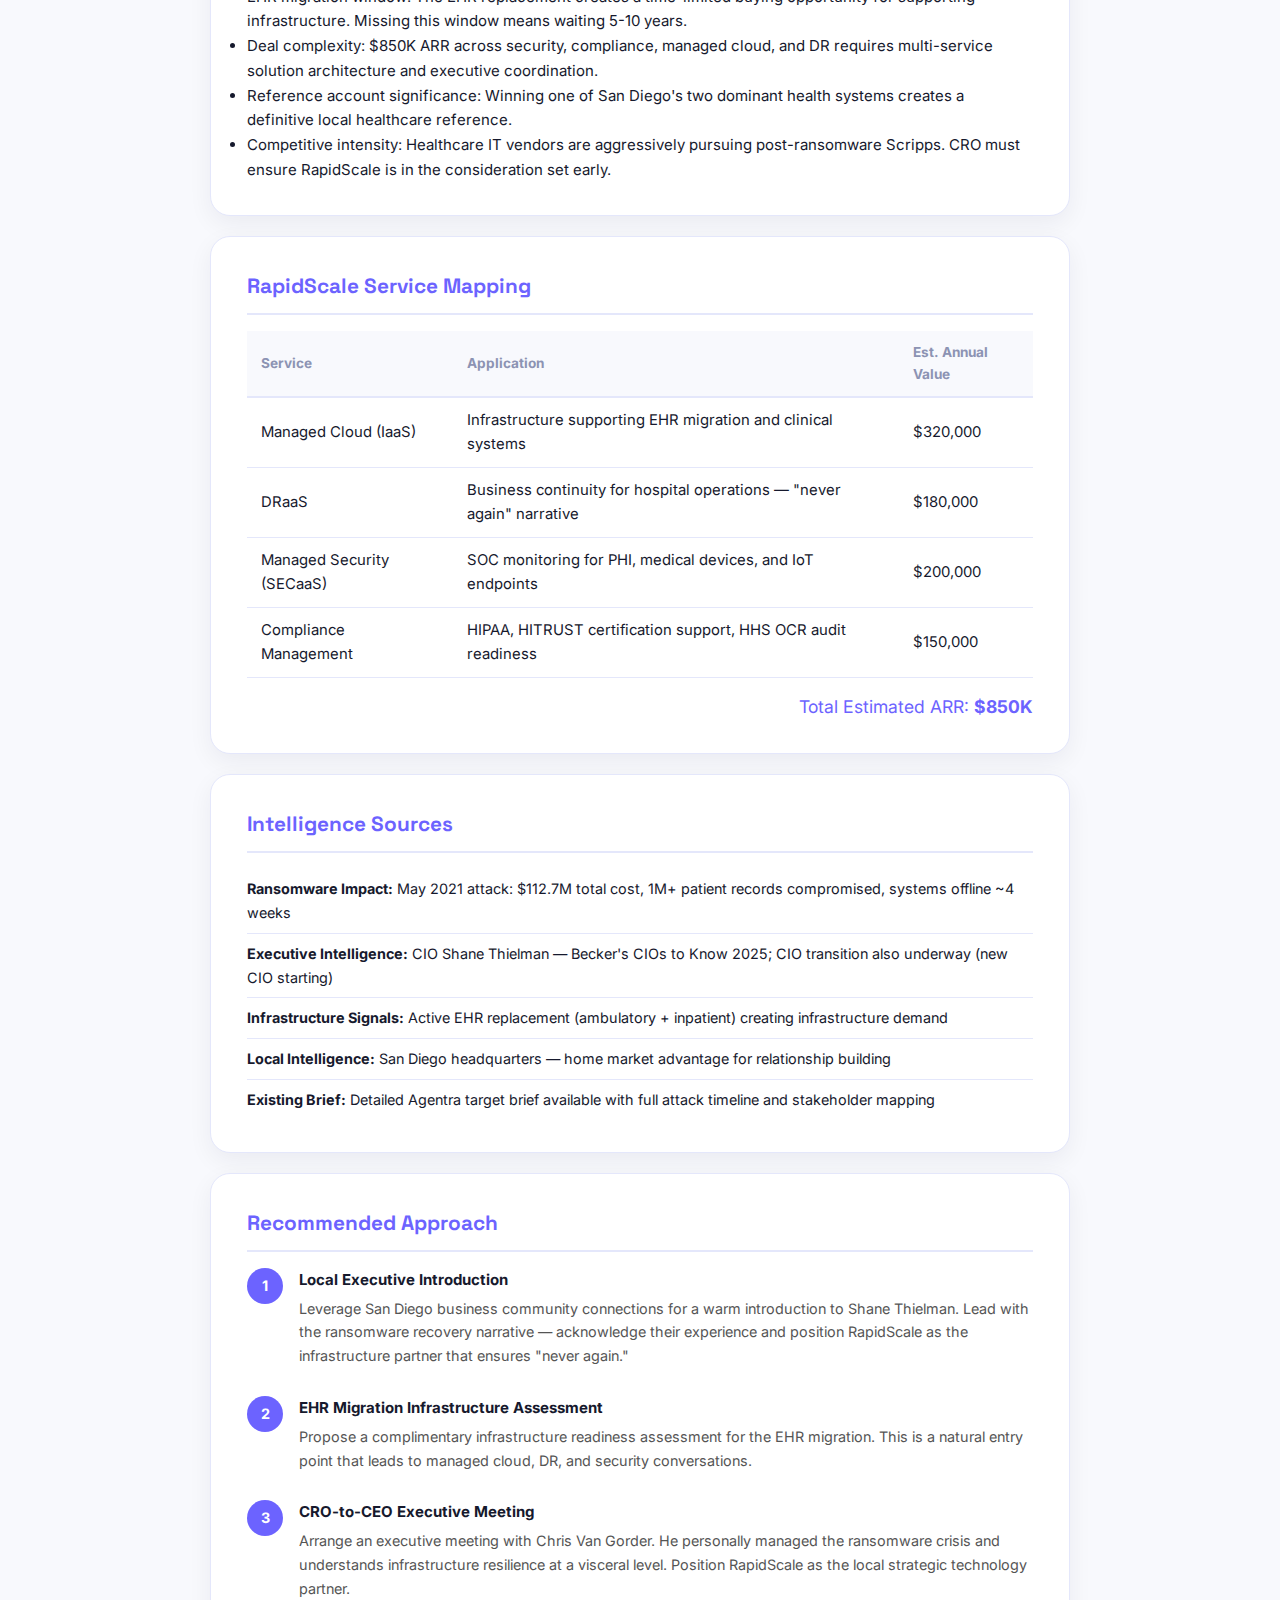
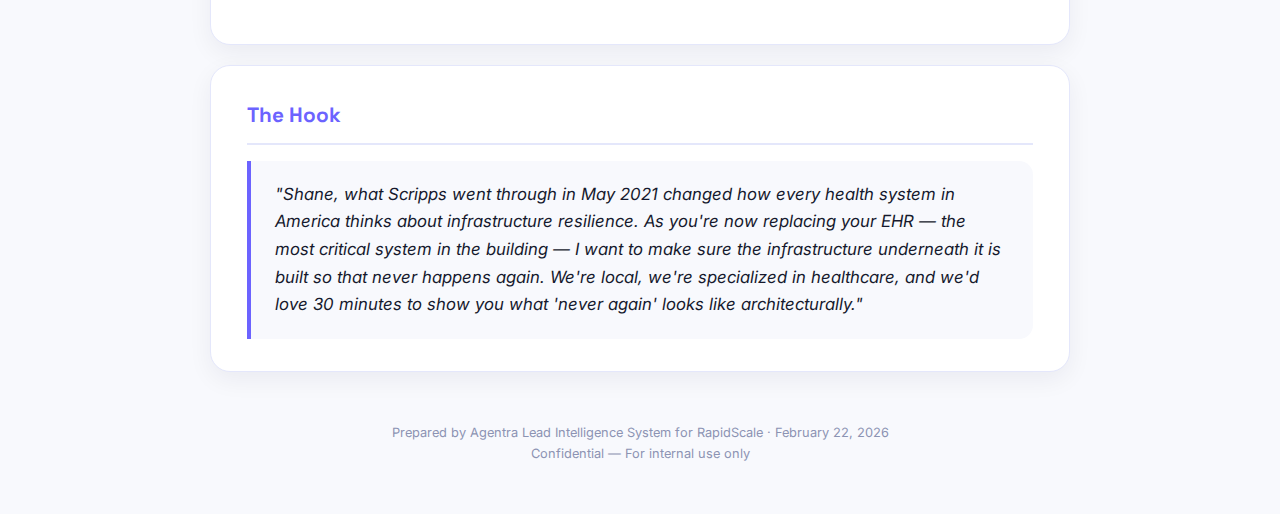
<file: briefs/scripps-health.html>
<!DOCTYPE html><html lang="en"><head><meta charset="UTF-8"><meta name="viewport" content="width=device-width,initial-scale=1.0">
<link rel="stylesheet" href="brief-style.css"><title>CRO Brief — Scripps Health</title></head>
<body><div id="brief"></div>
<script src="brief-template.js"></script>
<script>
renderBrief({
  company: 'Scripps Health',
  date: 'February 22, 2026',
  score: '7',
  estRevenue: '$3.5 Billion',
  arrPotential: '$850K',
  leadService: 'SECaaS & Compliance (HIPAA/HITRUST)',
  execSummary: `Scripps Health is a $3.5B non-profit integrated health system and one of San Diego's two dominant healthcare providers. They operate 5 hospital campuses, 30+ outpatient facilities, and employ ~15,000 staff. Critically, Scripps suffered a devastating $112.7 million ransomware attack in May 2021 that took all systems offline for nearly a month and compromised 1 million+ patient records. This institutional trauma — combined with their CIO being on Becker's "CIOs to Know 2025" list and an active EHR system replacement — creates an exceptionally qualified opportunity. Every IT decision at Scripps is filtered through the lens of "never again."`,
  profile: [
    ['Organization', 'Scripps Health'],
    ['Type', 'Non-profit integrated health system'],
    ['Revenue', '~$3.5 billion annually'],
    ['Employees', '~15,000'],
    ['Headquarters', 'San Diego, California'],
    ['Hospitals', '5 campuses'],
    ['Outpatient', '30+ locations across San Diego County'],
    ['Beds', '~1,400+ staffed beds'],
    ['CEO', 'Chris Van Gorder'],
    ['CIO', 'Shane Thielman (Becker\'s CIOs to Know 2025)'],
    ['Website', 'scripps.org']
  ],
  whyHighValue: [
    {title: 'The $112.7 Million Ransomware Lesson', detail: 'In May 2021, Scripps suffered a catastrophic ransomware attack: all IT systems offline, paper records for a month, emergency patients diverted, 1M+ patient records compromised, $91.6M in lost revenue plus $21.1M in recovery costs. This isn\'t a theoretical risk conversation — Scripps lived it. Every infrastructure investment is now evaluated against "would this have prevented May 2021?"'},
    {title: 'Active EHR System Replacement', detail: 'Scripps is replacing their ambulatory and inpatient EHR and revenue cycle management systems. Major EHR migrations require bulletproof DR, managed security, and compliance infrastructure — this is a once-in-a-decade buying window.'},
    {title: 'San Diego Local Advantage', detail: 'Scripps is headquartered in San Diego — Chris Smith\'s home market. Local relationship building, in-person meetings, and community presence create significant competitive advantages over out-of-market vendors.'},
    {title: 'CIO on National Recognition List', detail: 'Shane Thielman was named to Becker\'s "CIOs to Know 2025" — indicating active industry visibility and likely vendor evaluation. CIOs on these lists are typically in buying cycles.'},
    {title: 'HIPAA Compliance Non-Negotiable', detail: 'Post-ransomware, Scripps\' HIPAA compliance posture is under intense scrutiny from HHS OCR. Managed security and compliance services aren\'t a cost center — they\'re legal and regulatory self-defense.'},
    {title: 'Smart Implants and IoT', detail: 'Scripps\' investment in smart implants and connected medical devices creates new attack surfaces requiring specialized IoT security monitoring and network segmentation.'}
  ],
  stakeholders: [
    {name: 'Shane Thielman', title: 'Chief Information Officer', relevance: 'Becker\'s CIOs to Know 2025. Leads all technology strategy. Personally experienced the 2021 ransomware recovery. Primary decision-maker.', linkedin: 'https://www.linkedin.com/in/shanethielman/'},
    {name: 'Chris Van Gorder', title: 'President & CEO', relevance: 'Long-tenured CEO. Led the organization through the ransomware crisis. CRO-level engagement target for strategic partnership.', linkedin: ''},
    {name: 'CISO (Research Required)', title: 'Chief Information Security Officer', relevance: 'Post-ransomware CISO likely has expanded authority and budget. Direct owner of security infrastructure decisions.', linkedin: ''},
    {name: 'CFO', title: 'Chief Financial Officer', relevance: 'Recognized on Becker\'s CFOs to Know 2025. Budget authority — understands the $112.7M cost of inadequate security.', linkedin: ''}
  ],
  whyCRO: 'Scripps Health is a $3.5B health system in our home market that suffered a $112.7M ransomware attack. The combination of institutional trauma, active EHR migration, and local proximity makes this a must-win account that requires maximum CRO attention.',
  croReasons: [
    'Must-win local account: Scripps is in San Diego — RapidScale\'s home market. Losing this to a competitor would be a visible local defeat.',
    'Institutional trauma creates urgency: Post-ransomware buying psychology means security and DR budgets have executive protection. This is a funded initiative.',
    'EHR migration window: The EHR replacement creates a time-limited buying opportunity for supporting infrastructure. Missing this window means waiting 5-10 years.',
    'Deal complexity: $850K ARR across security, compliance, managed cloud, and DR requires multi-service solution architecture and executive coordination.',
    'Reference account significance: Winning one of San Diego\'s two dominant health systems creates a definitive local healthcare reference.',
    'Competitive intensity: Healthcare IT vendors are aggressively pursuing post-ransomware Scripps. CRO must ensure RapidScale is in the consideration set early.'
  ],
  services: [
    {name: 'Managed Cloud (IaaS)', application: 'Infrastructure supporting EHR migration and clinical systems', value: '$320,000'},
    {name: 'DRaaS', application: 'Business continuity for hospital operations — "never again" narrative', value: '$180,000'},
    {name: 'Managed Security (SECaaS)', application: 'SOC monitoring for PHI, medical devices, and IoT endpoints', value: '$200,000'},
    {name: 'Compliance Management', application: 'HIPAA, HITRUST certification support, HHS OCR audit readiness', value: '$150,000'}
  ],
  sources: [
    {type: 'Ransomware Impact', detail: 'May 2021 attack: $112.7M total cost, 1M+ patient records compromised, systems offline ~4 weeks'},
    {type: 'Executive Intelligence', detail: 'CIO Shane Thielman — Becker\'s CIOs to Know 2025; CIO transition also underway (new CIO starting)'},
    {type: 'Infrastructure Signals', detail: 'Active EHR replacement (ambulatory + inpatient) creating infrastructure demand'},
    {type: 'Local Intelligence', detail: 'San Diego headquarters — home market advantage for relationship building'},
    {type: 'Existing Brief', detail: 'Detailed Agentra target brief available with full attack timeline and stakeholder mapping'}
  ],
  approach: [
    {title: 'Local Executive Introduction', detail: 'Leverage San Diego business community connections for a warm introduction to Shane Thielman. Lead with the ransomware recovery narrative — acknowledge their experience and position RapidScale as the infrastructure partner that ensures "never again."'},
    {title: 'EHR Migration Infrastructure Assessment', detail: 'Propose a complimentary infrastructure readiness assessment for the EHR migration. This is a natural entry point that leads to managed cloud, DR, and security conversations.'},
    {title: 'CRO-to-CEO Executive Meeting', detail: 'Arrange an executive meeting with Chris Van Gorder. He personally managed the ransomware crisis and understands infrastructure resilience at a visceral level. Position RapidScale as the local strategic technology partner.'}
  ],
  hook: '"Shane, what Scripps went through in May 2021 changed how every health system in America thinks about infrastructure resilience. As you\'re now replacing your EHR — the most critical system in the building — I want to make sure the infrastructure underneath it is built so that never happens again. We\'re local, we\'re specialized in healthcare, and we\'d love 30 minutes to show you what \'never again\' looks like architecturally."'
});
</script></body></html>
</file>
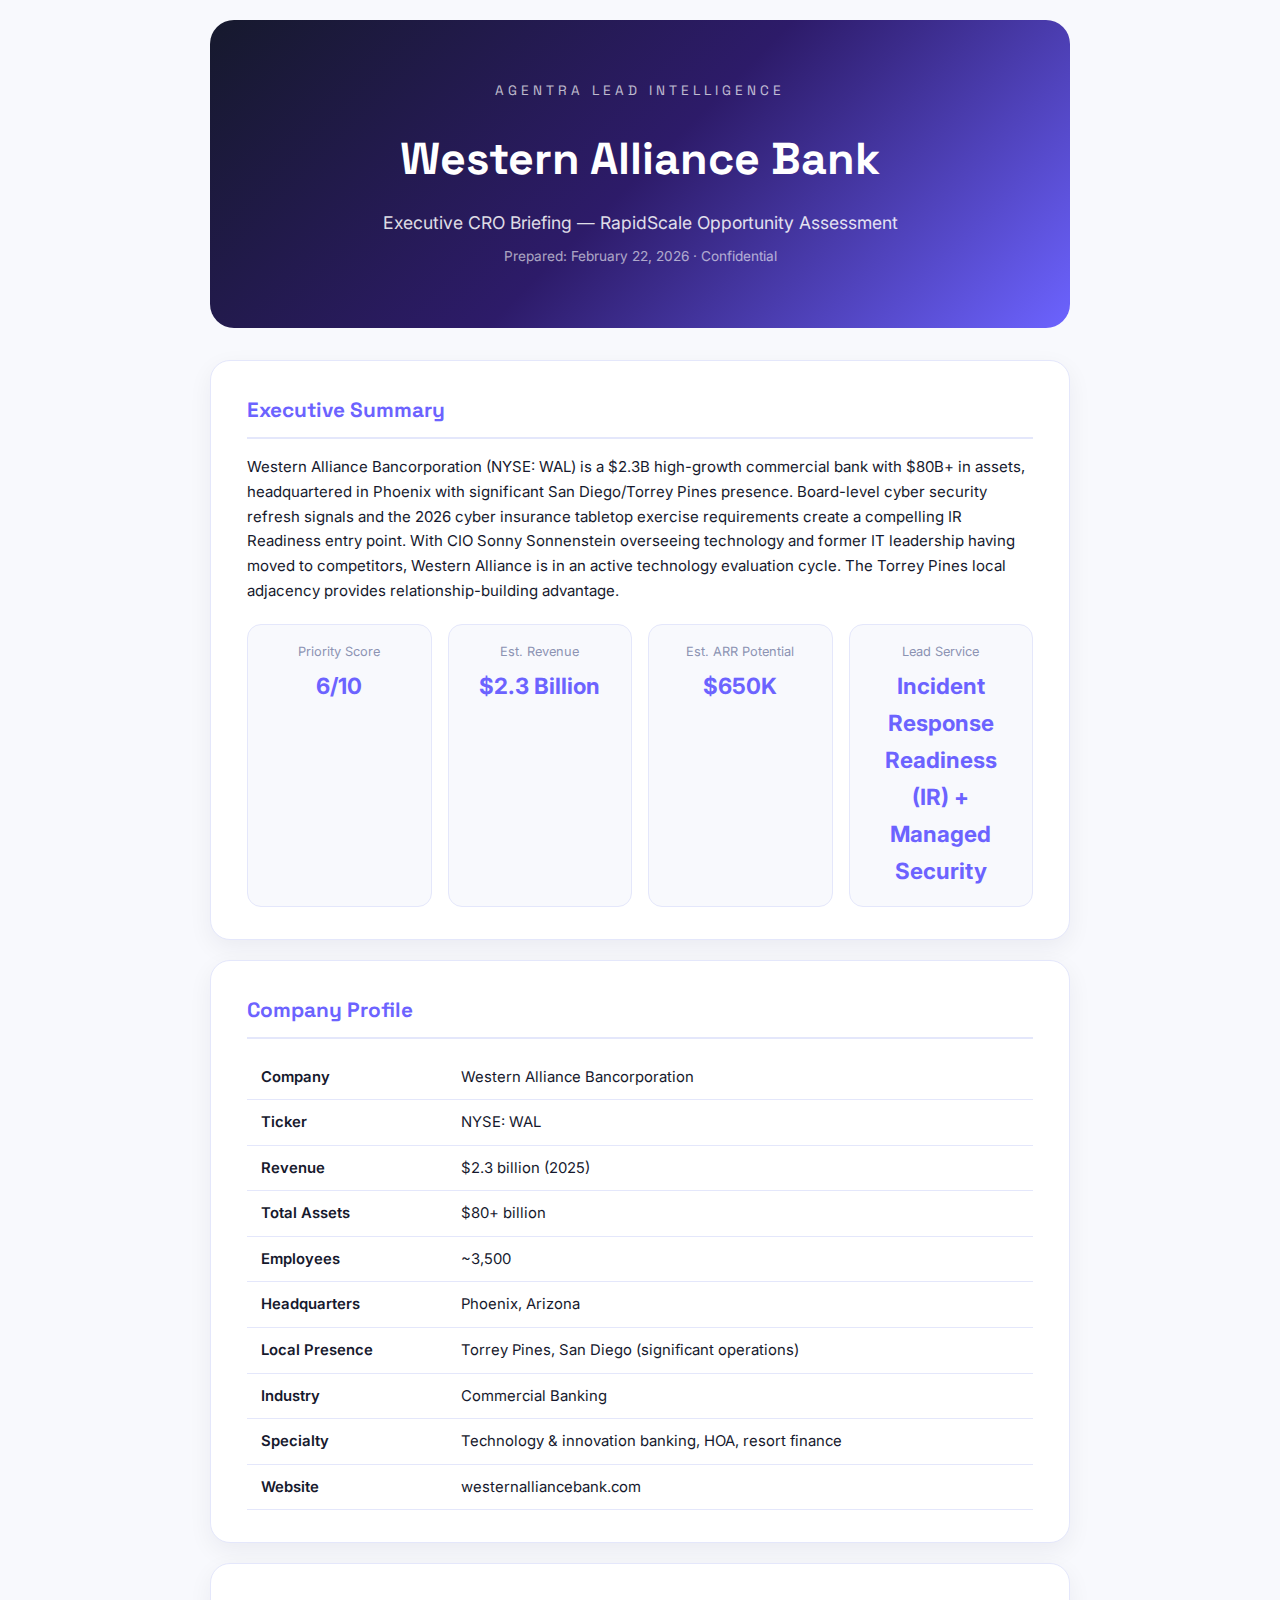
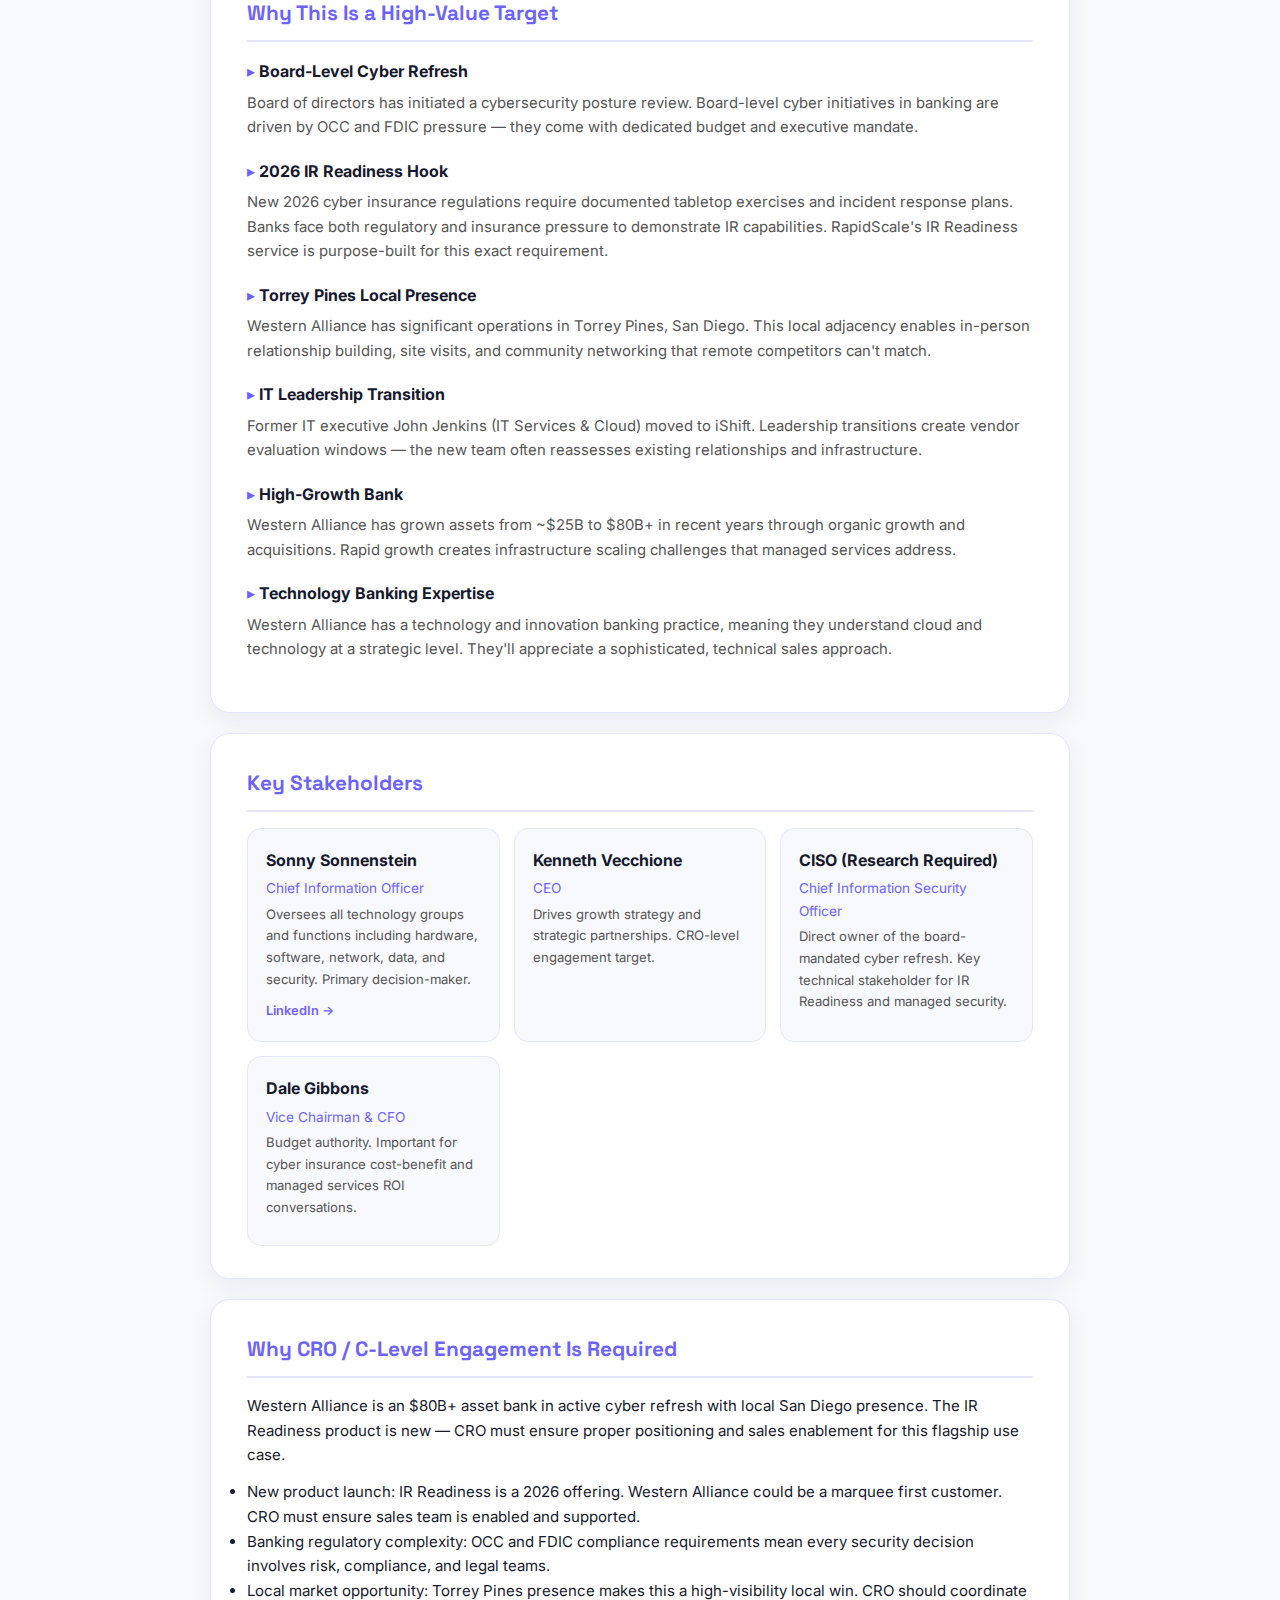
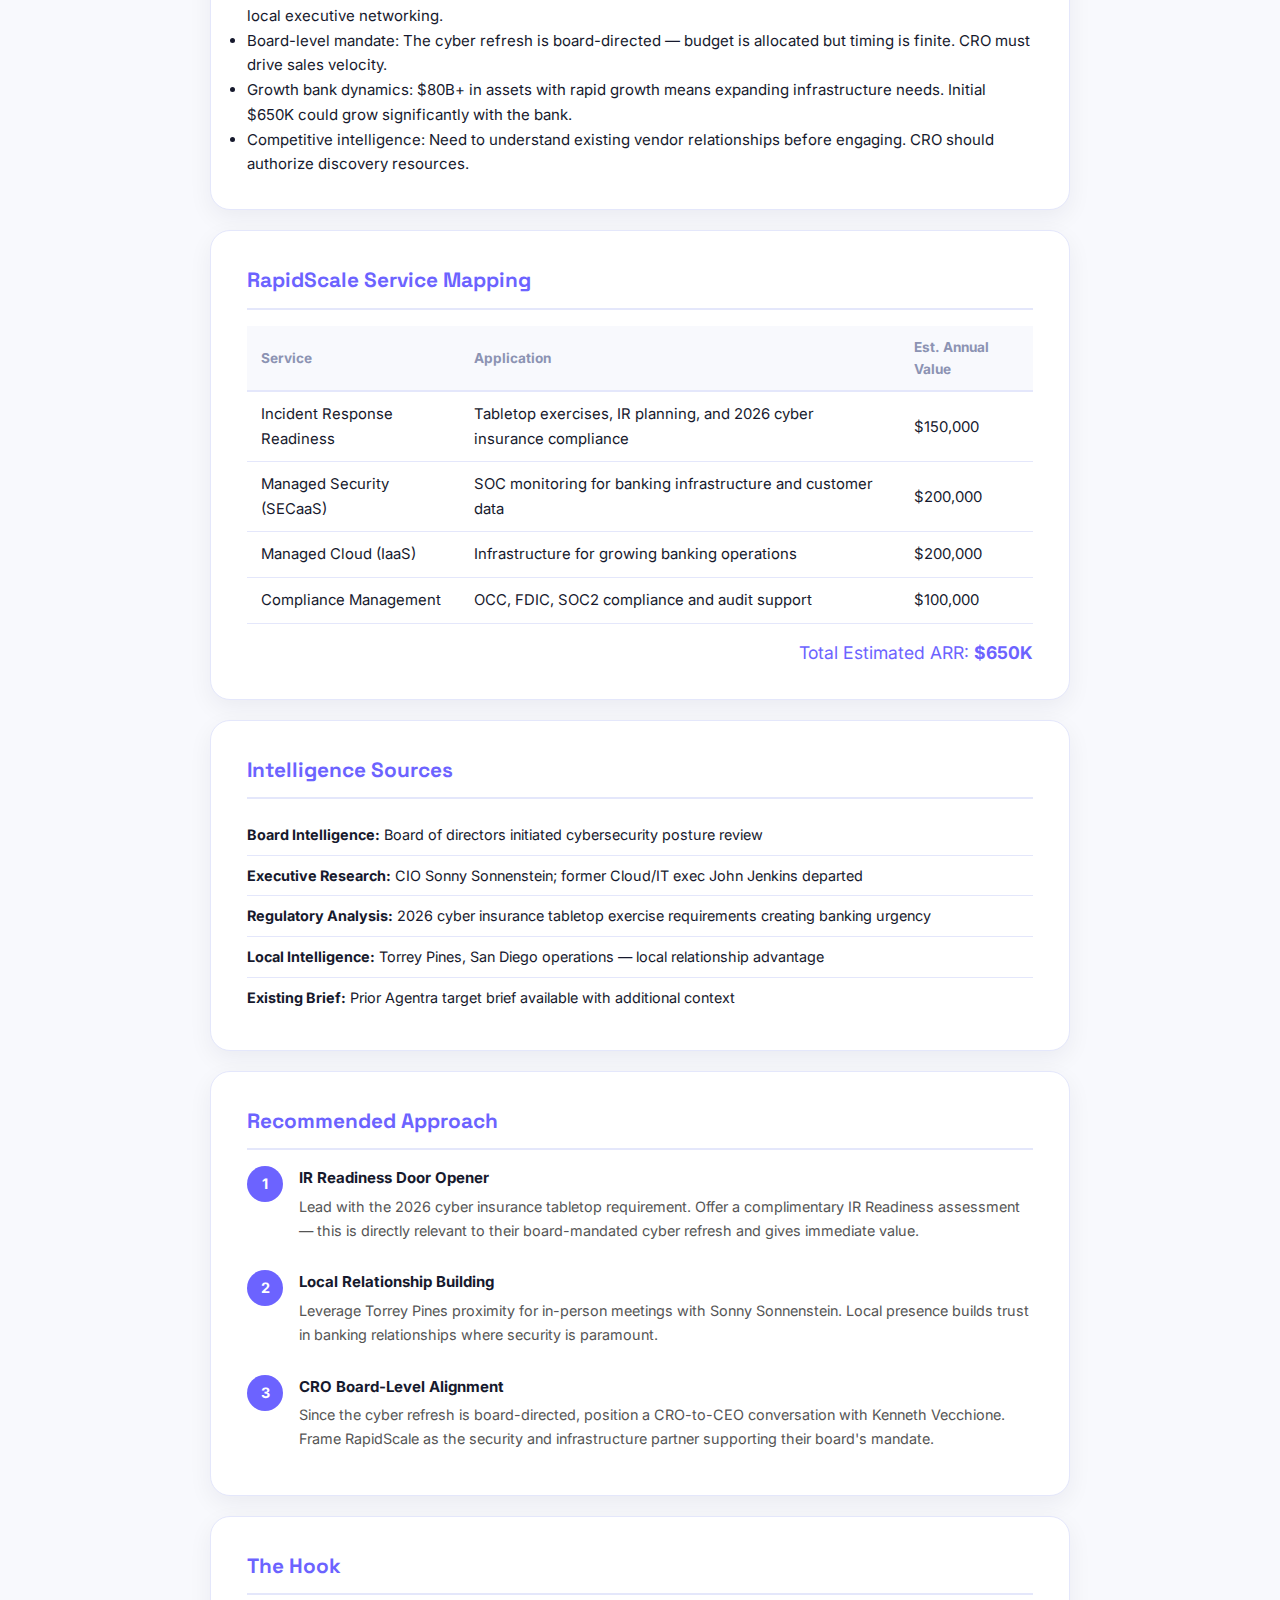
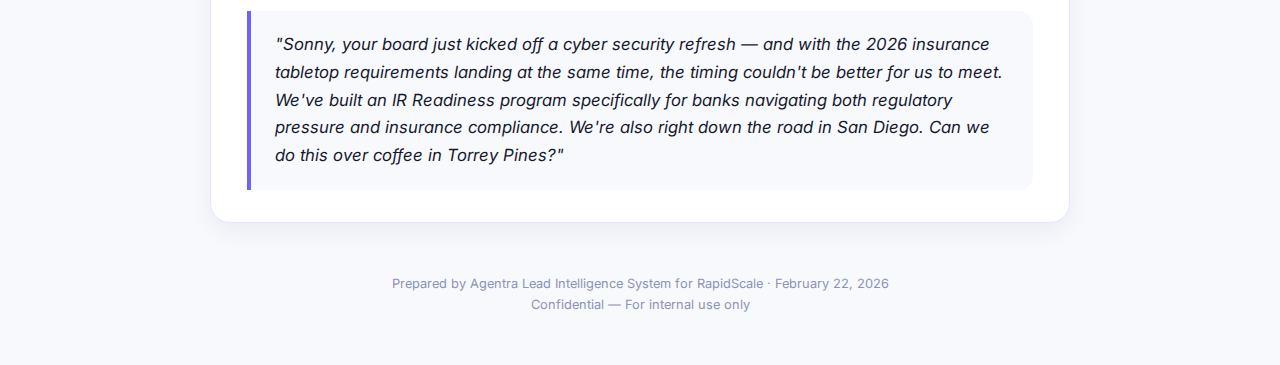
<file: briefs/western-alliance.html>
<!DOCTYPE html><html lang="en"><head><meta charset="UTF-8"><meta name="viewport" content="width=device-width,initial-scale=1.0">
<link rel="stylesheet" href="brief-style.css"><title>CRO Brief — Western Alliance Bank</title></head>
<body><div id="brief"></div>
<script src="brief-template.js"></script>
<script>
renderBrief({
  company: 'Western Alliance Bank',
  date: 'February 22, 2026',
  score: '6',
  estRevenue: '$2.3 Billion',
  arrPotential: '$650K',
  leadService: 'Incident Response Readiness (IR) + Managed Security',
  execSummary: `Western Alliance Bancorporation (NYSE: WAL) is a $2.3B high-growth commercial bank with $80B+ in assets, headquartered in Phoenix with significant San Diego/Torrey Pines presence. Board-level cyber security refresh signals and the 2026 cyber insurance tabletop exercise requirements create a compelling IR Readiness entry point. With CIO Sonny Sonnenstein overseeing technology and former IT leadership having moved to competitors, Western Alliance is in an active technology evaluation cycle. The Torrey Pines local adjacency provides relationship-building advantage.`,
  profile: [
    ['Company', 'Western Alliance Bancorporation'],
    ['Ticker', 'NYSE: WAL'],
    ['Revenue', '$2.3 billion (2025)'],
    ['Total Assets', '$80+ billion'],
    ['Employees', '~3,500'],
    ['Headquarters', 'Phoenix, Arizona'],
    ['Local Presence', 'Torrey Pines, San Diego (significant operations)'],
    ['Industry', 'Commercial Banking'],
    ['Specialty', 'Technology & innovation banking, HOA, resort finance'],
    ['Website', 'westernalliancebank.com']
  ],
  whyHighValue: [
    {title: 'Board-Level Cyber Refresh', detail: 'Board of directors has initiated a cybersecurity posture review. Board-level cyber initiatives in banking are driven by OCC and FDIC pressure — they come with dedicated budget and executive mandate.'},
    {title: '2026 IR Readiness Hook', detail: 'New 2026 cyber insurance regulations require documented tabletop exercises and incident response plans. Banks face both regulatory and insurance pressure to demonstrate IR capabilities. RapidScale\'s IR Readiness service is purpose-built for this exact requirement.'},
    {title: 'Torrey Pines Local Presence', detail: 'Western Alliance has significant operations in Torrey Pines, San Diego. This local adjacency enables in-person relationship building, site visits, and community networking that remote competitors can\'t match.'},
    {title: 'IT Leadership Transition', detail: 'Former IT executive John Jenkins (IT Services & Cloud) moved to iShift. Leadership transitions create vendor evaluation windows — the new team often reassesses existing relationships and infrastructure.'},
    {title: 'High-Growth Bank', detail: 'Western Alliance has grown assets from ~$25B to $80B+ in recent years through organic growth and acquisitions. Rapid growth creates infrastructure scaling challenges that managed services address.'},
    {title: 'Technology Banking Expertise', detail: 'Western Alliance has a technology and innovation banking practice, meaning they understand cloud and technology at a strategic level. They\'ll appreciate a sophisticated, technical sales approach.'}
  ],
  stakeholders: [
    {name: 'Sonny Sonnenstein', title: 'Chief Information Officer', relevance: 'Oversees all technology groups and functions including hardware, software, network, data, and security. Primary decision-maker.', linkedin: 'https://www.linkedin.com/in/sonnysonnenstein/'},
    {name: 'Kenneth Vecchione', title: 'CEO', relevance: 'Drives growth strategy and strategic partnerships. CRO-level engagement target.', linkedin: ''},
    {name: 'CISO (Research Required)', title: 'Chief Information Security Officer', relevance: 'Direct owner of the board-mandated cyber refresh. Key technical stakeholder for IR Readiness and managed security.', linkedin: ''},
    {name: 'Dale Gibbons', title: 'Vice Chairman & CFO', relevance: 'Budget authority. Important for cyber insurance cost-benefit and managed services ROI conversations.', linkedin: ''}
  ],
  whyCRO: 'Western Alliance is an $80B+ asset bank in active cyber refresh with local San Diego presence. The IR Readiness product is new — CRO must ensure proper positioning and sales enablement for this flagship use case.',
  croReasons: [
    'New product launch: IR Readiness is a 2026 offering. Western Alliance could be a marquee first customer. CRO must ensure sales team is enabled and supported.',
    'Banking regulatory complexity: OCC and FDIC compliance requirements mean every security decision involves risk, compliance, and legal teams.',
    'Local market opportunity: Torrey Pines presence makes this a high-visibility local win. CRO should coordinate local executive networking.',
    'Board-level mandate: The cyber refresh is board-directed — budget is allocated but timing is finite. CRO must drive sales velocity.',
    'Growth bank dynamics: $80B+ in assets with rapid growth means expanding infrastructure needs. Initial $650K could grow significantly with the bank.',
    'Competitive intelligence: Need to understand existing vendor relationships before engaging. CRO should authorize discovery resources.'
  ],
  services: [
    {name: 'Incident Response Readiness', application: 'Tabletop exercises, IR planning, and 2026 cyber insurance compliance', value: '$150,000'},
    {name: 'Managed Security (SECaaS)', application: 'SOC monitoring for banking infrastructure and customer data', value: '$200,000'},
    {name: 'Managed Cloud (IaaS)', application: 'Infrastructure for growing banking operations', value: '$200,000'},
    {name: 'Compliance Management', application: 'OCC, FDIC, SOC2 compliance and audit support', value: '$100,000'}
  ],
  sources: [
    {type: 'Board Intelligence', detail: 'Board of directors initiated cybersecurity posture review'},
    {type: 'Executive Research', detail: 'CIO Sonny Sonnenstein; former Cloud/IT exec John Jenkins departed'},
    {type: 'Regulatory Analysis', detail: '2026 cyber insurance tabletop exercise requirements creating banking urgency'},
    {type: 'Local Intelligence', detail: 'Torrey Pines, San Diego operations — local relationship advantage'},
    {type: 'Existing Brief', detail: 'Prior Agentra target brief available with additional context'}
  ],
  approach: [
    {title: 'IR Readiness Door Opener', detail: 'Lead with the 2026 cyber insurance tabletop requirement. Offer a complimentary IR Readiness assessment — this is directly relevant to their board-mandated cyber refresh and gives immediate value.'},
    {title: 'Local Relationship Building', detail: 'Leverage Torrey Pines proximity for in-person meetings with Sonny Sonnenstein. Local presence builds trust in banking relationships where security is paramount.'},
    {title: 'CRO Board-Level Alignment', detail: 'Since the cyber refresh is board-directed, position a CRO-to-CEO conversation with Kenneth Vecchione. Frame RapidScale as the security and infrastructure partner supporting their board\'s mandate.'}
  ],
  hook: '"Sonny, your board just kicked off a cyber security refresh — and with the 2026 insurance tabletop requirements landing at the same time, the timing couldn\'t be better for us to meet. We\'ve built an IR Readiness program specifically for banks navigating both regulatory pressure and insurance compliance. We\'re also right down the road in San Diego. Can we do this over coffee in Torrey Pines?"'
});
</script></body></html>
</file>
<file: briefs/brief-style.css>
@import url('https://fonts.googleapis.com/css2?family=Inter:wght@400;500;600;700&family=Space+Grotesk:wght@500;600;700&display=swap');

:root {
  --purple: #6C63FF;
  --dark: #16192d;
  --muted: #8c93b3;
  --border: #e4e7fb;
  --bg: #f8f9fd;
  --card: #fff;
  --green: #2ecc71;
  --blue: #00D4FF;
}

* { box-sizing: border-box; margin: 0; padding: 0; }

body {
  font-family: 'Inter', system-ui, sans-serif;
  color: var(--dark);
  background: var(--bg);
  line-height: 1.65;
  font-size: 15px;
}

#brief {
  max-width: 900px;
  margin: 0 auto;
  padding: 20px;
}

.cover {
  background: linear-gradient(135deg, #16192d 0%, #2d1b69 50%, #6C63FF 100%);
  color: #fff;
  padding: 60px 50px;
  border-radius: 24px;
  margin-bottom: 32px;
  text-align: center;
}
.cover .brand {
  font-family: 'Space Grotesk', sans-serif;
  font-size: .85rem;
  letter-spacing: 4px;
  opacity: .7;
  margin-bottom: 20px;
}
.cover h1 {
  font-family: 'Space Grotesk', sans-serif;
  font-size: 2.8rem;
  font-weight: 700;
  margin-bottom: 12px;
}
.cover .subtitle {
  font-size: 1.1rem;
  opacity: .85;
  margin-bottom: 8px;
}
.cover .date {
  font-size: .85rem;
  opacity: .6;
}

.section {
  background: var(--card);
  border: 1px solid var(--border);
  border-radius: 20px;
  padding: 32px 36px;
  margin-bottom: 20px;
  box-shadow: 0 8px 24px rgba(22,25,45,.06);
}
.section h2 {
  font-family: 'Space Grotesk', sans-serif;
  font-size: 1.3rem;
  color: var(--purple);
  margin-bottom: 16px;
  padding-bottom: 10px;
  border-bottom: 2px solid var(--border);
}
.section p { margin-bottom: 12px; }

.highlight-box {
  display: grid;
  grid-template-columns: repeat(auto-fit, minmax(180px, 1fr));
  gap: 16px;
  margin-top: 20px;
}
.highlight-item {
  background: var(--bg);
  border: 1px solid var(--border);
  border-radius: 14px;
  padding: 16px;
  text-align: center;
}
.hl-label { display: block; font-size: .8rem; color: var(--muted); margin-bottom: 6px; }
.hl-value { display: block; font-size: 1.4rem; font-weight: 700; color: var(--purple); }

.profile-table { width: 100%; border-collapse: collapse; }
.profile-table td { padding: 10px 14px; border-bottom: 1px solid var(--border); font-size: .93rem; }
.profile-table .key { font-weight: 600; width: 200px; color: var(--dark); }

.reason { margin-bottom: 18px; }
.reason h3 { font-size: 1rem; color: var(--dark); margin-bottom: 6px; }
.reason h3::before { content: '▸ '; color: var(--purple); }
.reason p { color: #555; font-size: .93rem; }

.stakeholders {
  display: grid;
  grid-template-columns: repeat(auto-fit, minmax(220px, 1fr));
  gap: 14px;
}
.stakeholder-card {
  border: 1px solid var(--border);
  border-radius: 14px;
  padding: 18px;
  background: var(--bg);
}
.sh-name { font-weight: 700; font-size: 1rem; }
.sh-title { font-size: .85rem; color: var(--purple); margin: 4px 0; }
.sh-relevance { font-size: .82rem; color: #555; margin-bottom: 8px; }
.sh-link { font-size: .8rem; color: var(--purple); text-decoration: none; font-weight: 600; }

.service-table { width: 100%; border-collapse: collapse; margin-top: 10px; }
.service-table th { background: var(--bg); padding: 10px 14px; text-align: left; font-size: .85rem; color: var(--muted); border-bottom: 2px solid var(--border); }
.service-table td { padding: 10px 14px; border-bottom: 1px solid var(--border); font-size: .93rem; }
.total-row { text-align: right; margin-top: 14px; font-size: 1.1rem; color: var(--purple); }

.sources { list-style: none; }
.sources li { padding: 8px 0; border-bottom: 1px solid var(--border); font-size: .9rem; }
.sources li:last-child { border: none; }

.approach { display: flex; flex-direction: column; gap: 16px; }
.approach-step { display: flex; gap: 16px; align-items: flex-start; }
.step-num {
  min-width: 36px; height: 36px; border-radius: 50%;
  background: var(--purple); color: #fff; font-weight: 700;
  display: flex; align-items: center; justify-content: center;
  font-size: .9rem;
}
.approach-step p { font-size: .9rem; color: #555; margin-top: 4px; }

blockquote {
  border-left: 4px solid var(--purple);
  padding: 20px 24px;
  background: var(--bg);
  border-radius: 0 14px 14px 0;
  font-size: 1.05rem;
  font-style: italic;
  color: var(--dark);
}

.footer {
  text-align: center;
  padding: 30px;
  color: var(--muted);
  font-size: .8rem;
}

/* Print styles */
@media print {
  body { background: #fff; font-size: 12px; }
  #brief { max-width: 100%; padding: 0; }
  .cover { break-after: page; border-radius: 0; }
  .section { box-shadow: none; border-radius: 0; break-inside: avoid; }
  .footer { break-before: auto; }
}
</file>
